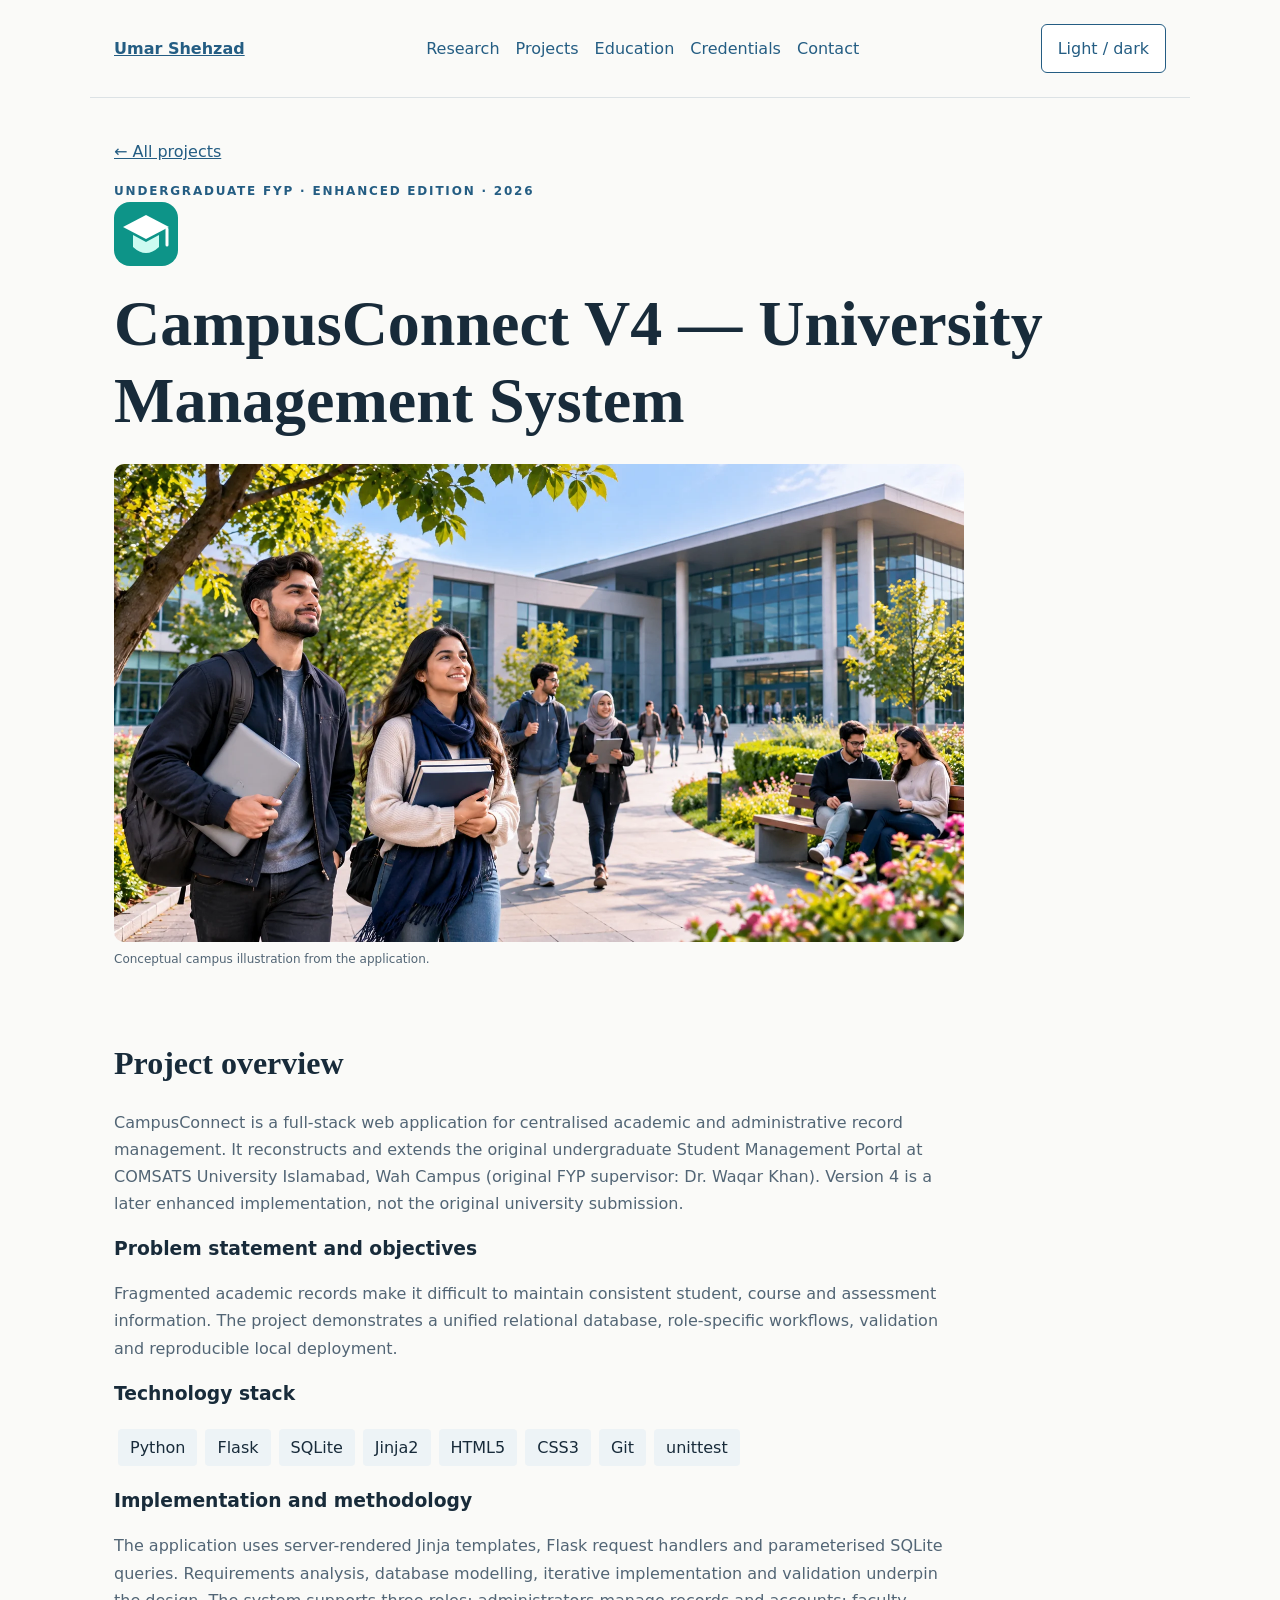
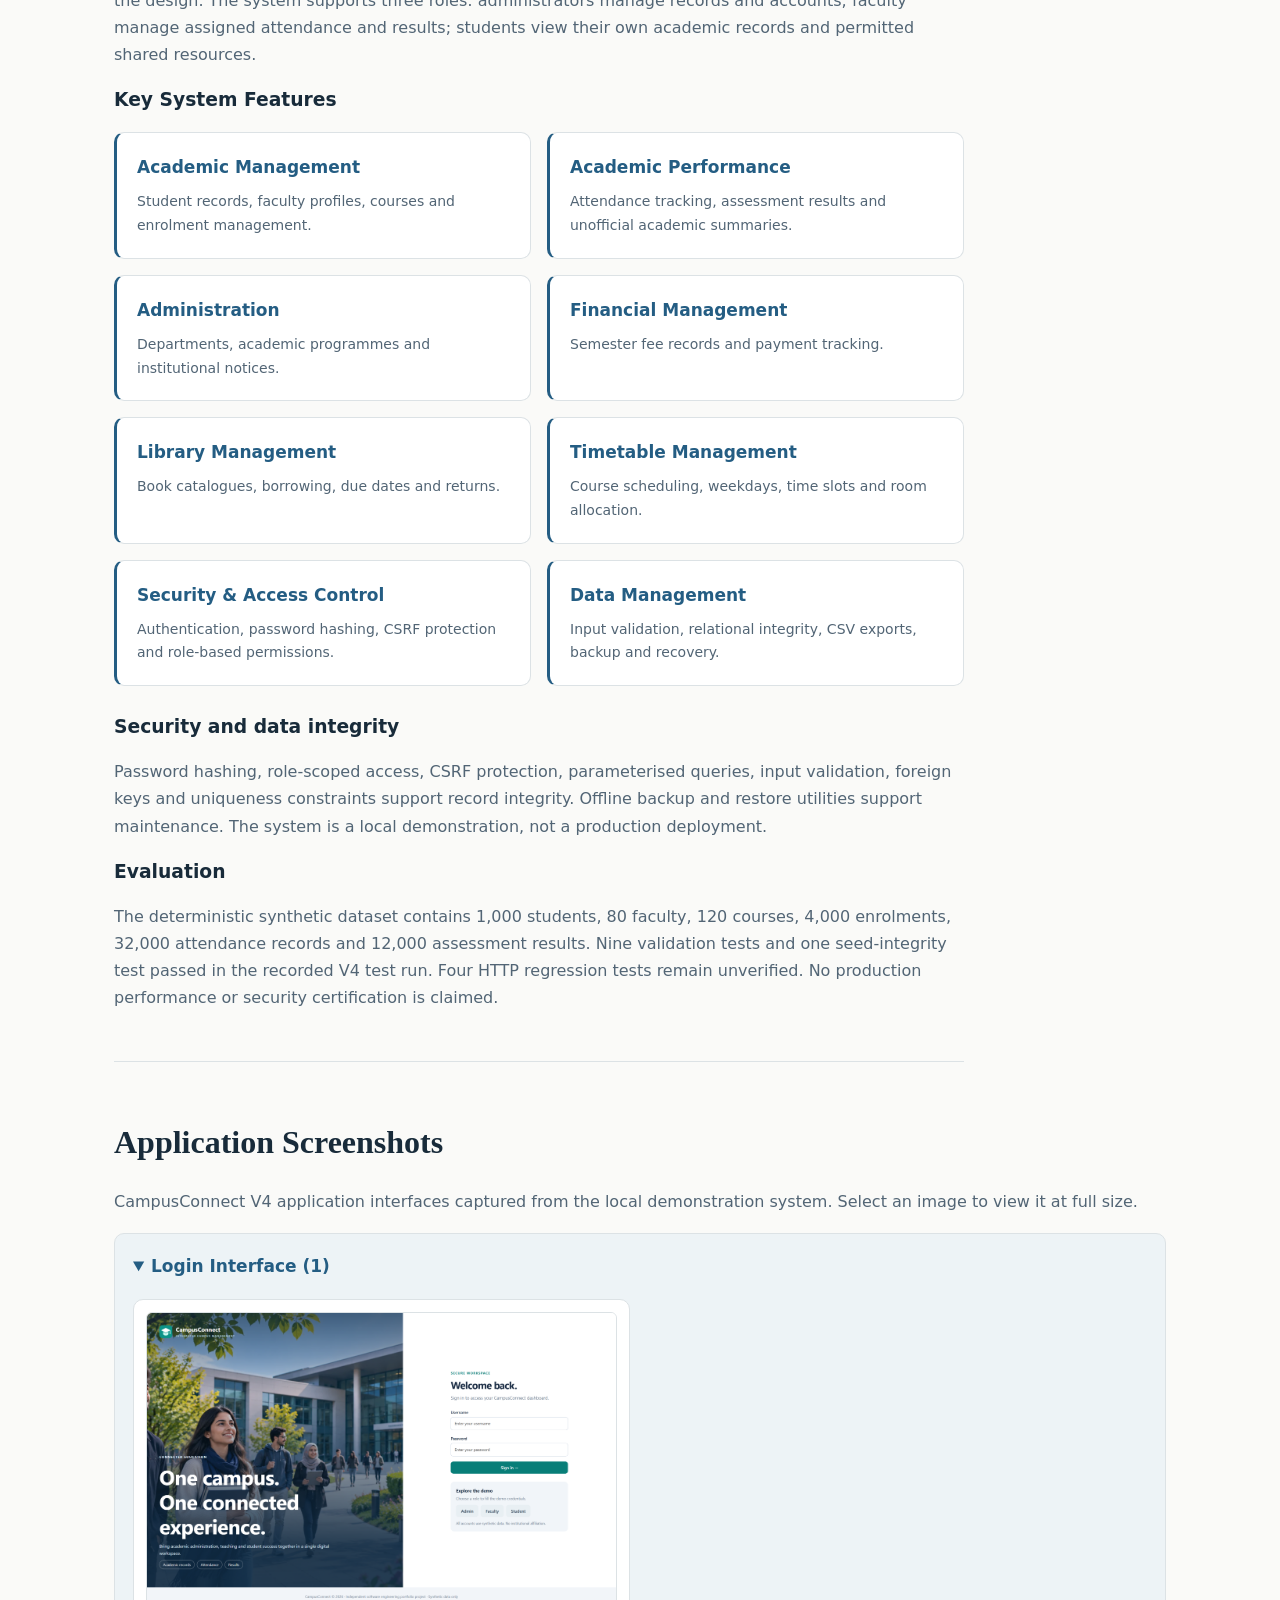
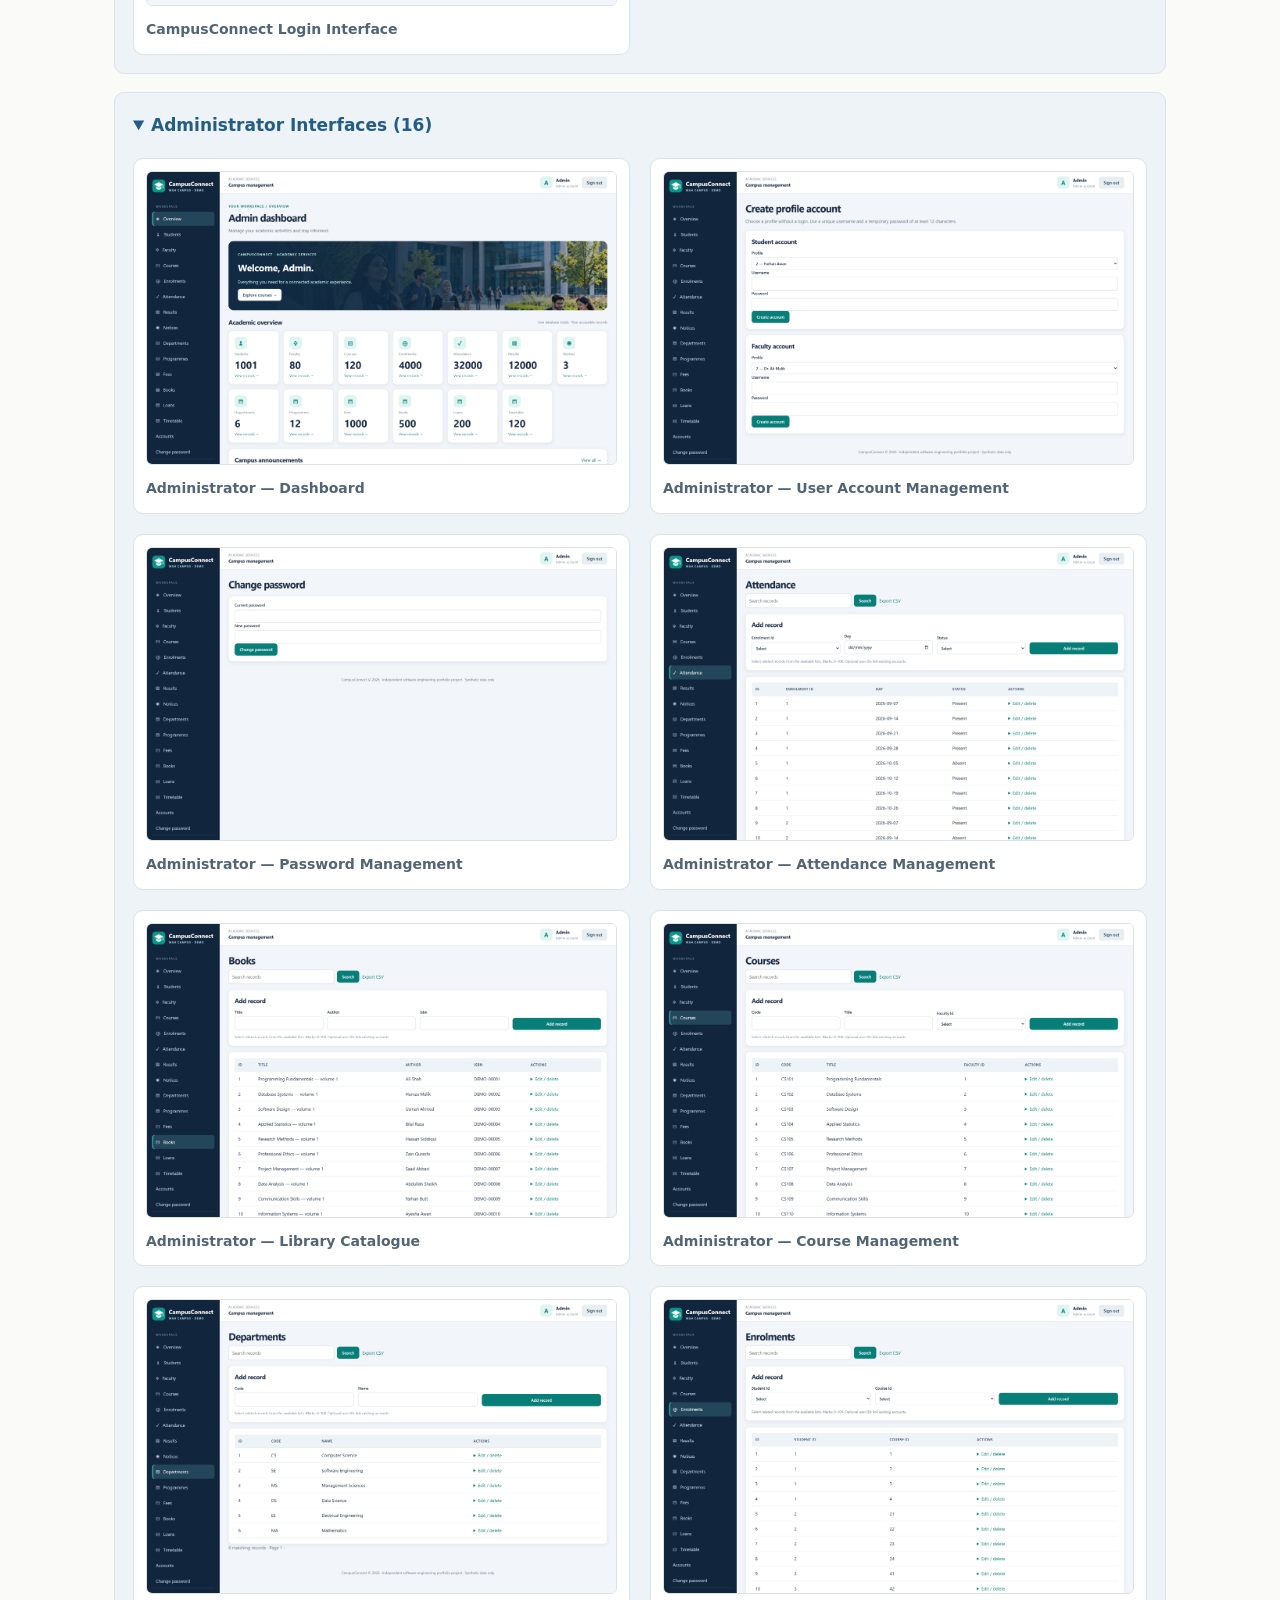
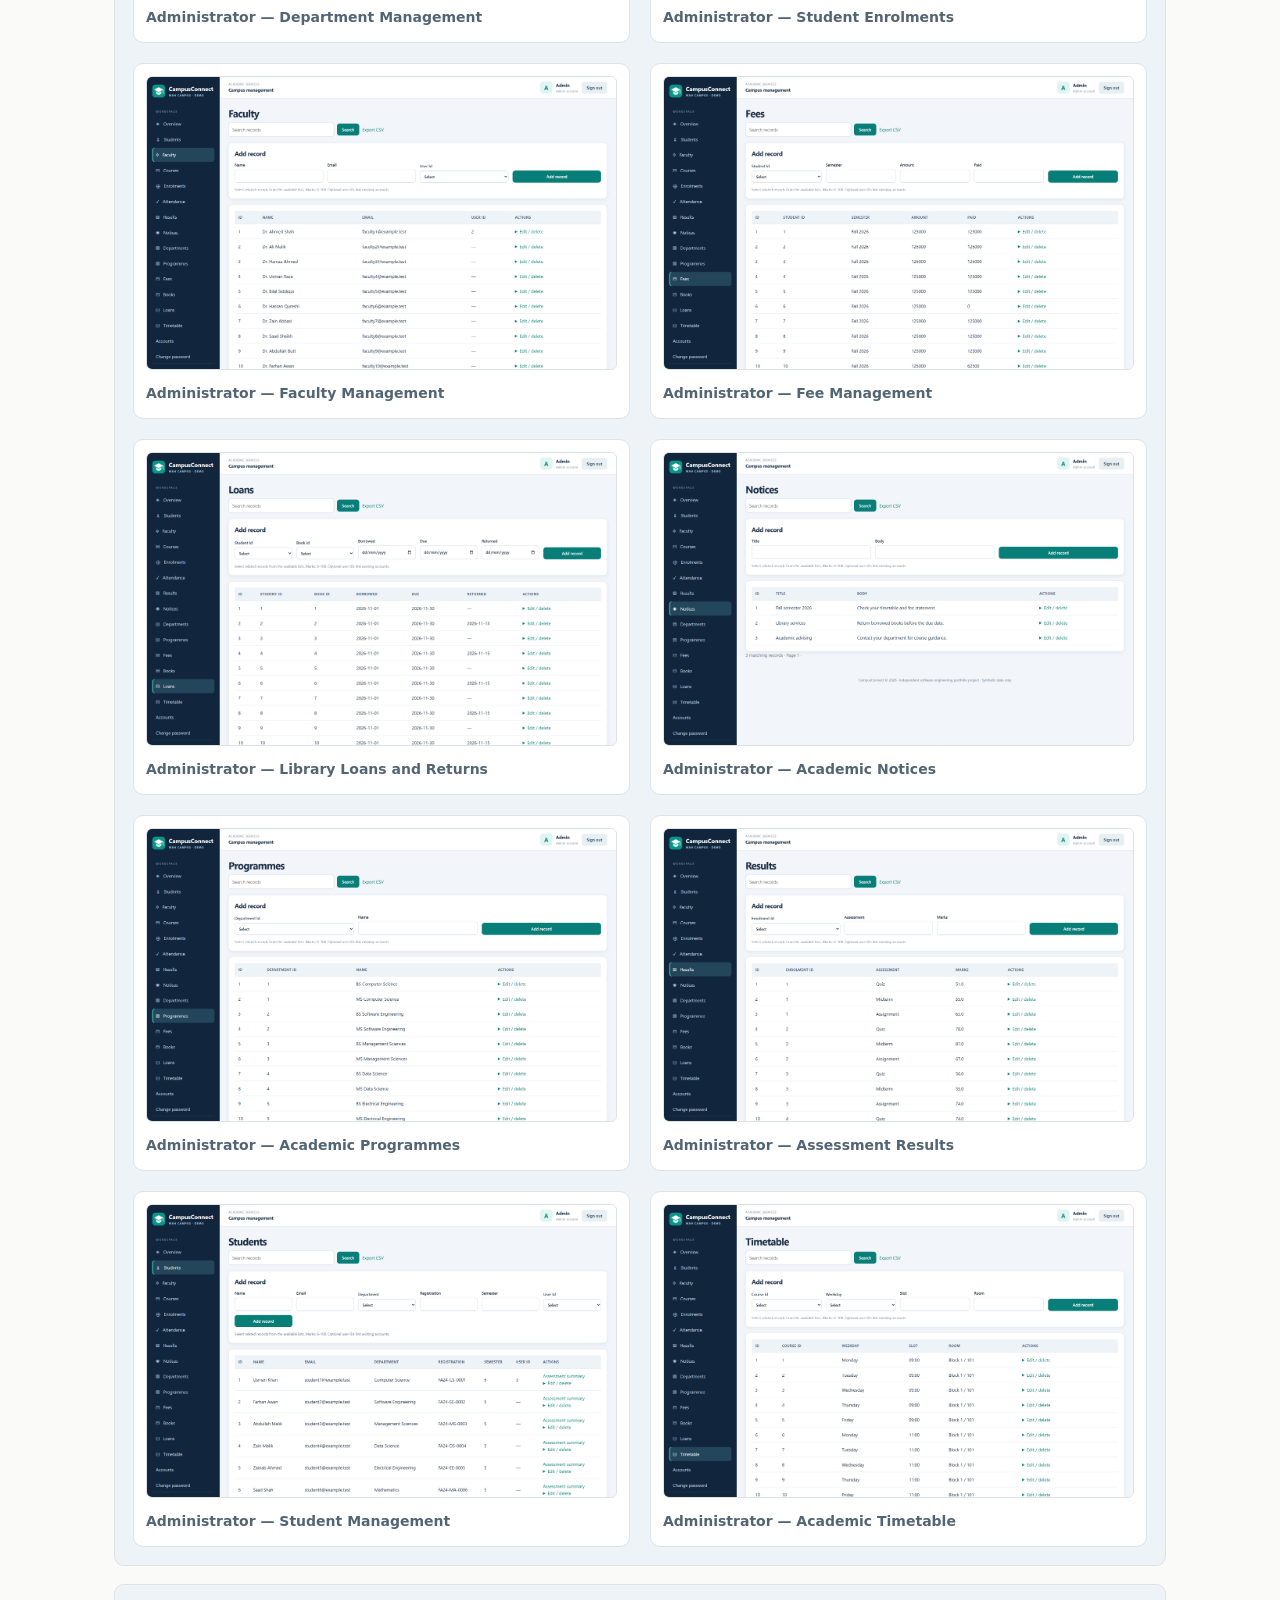
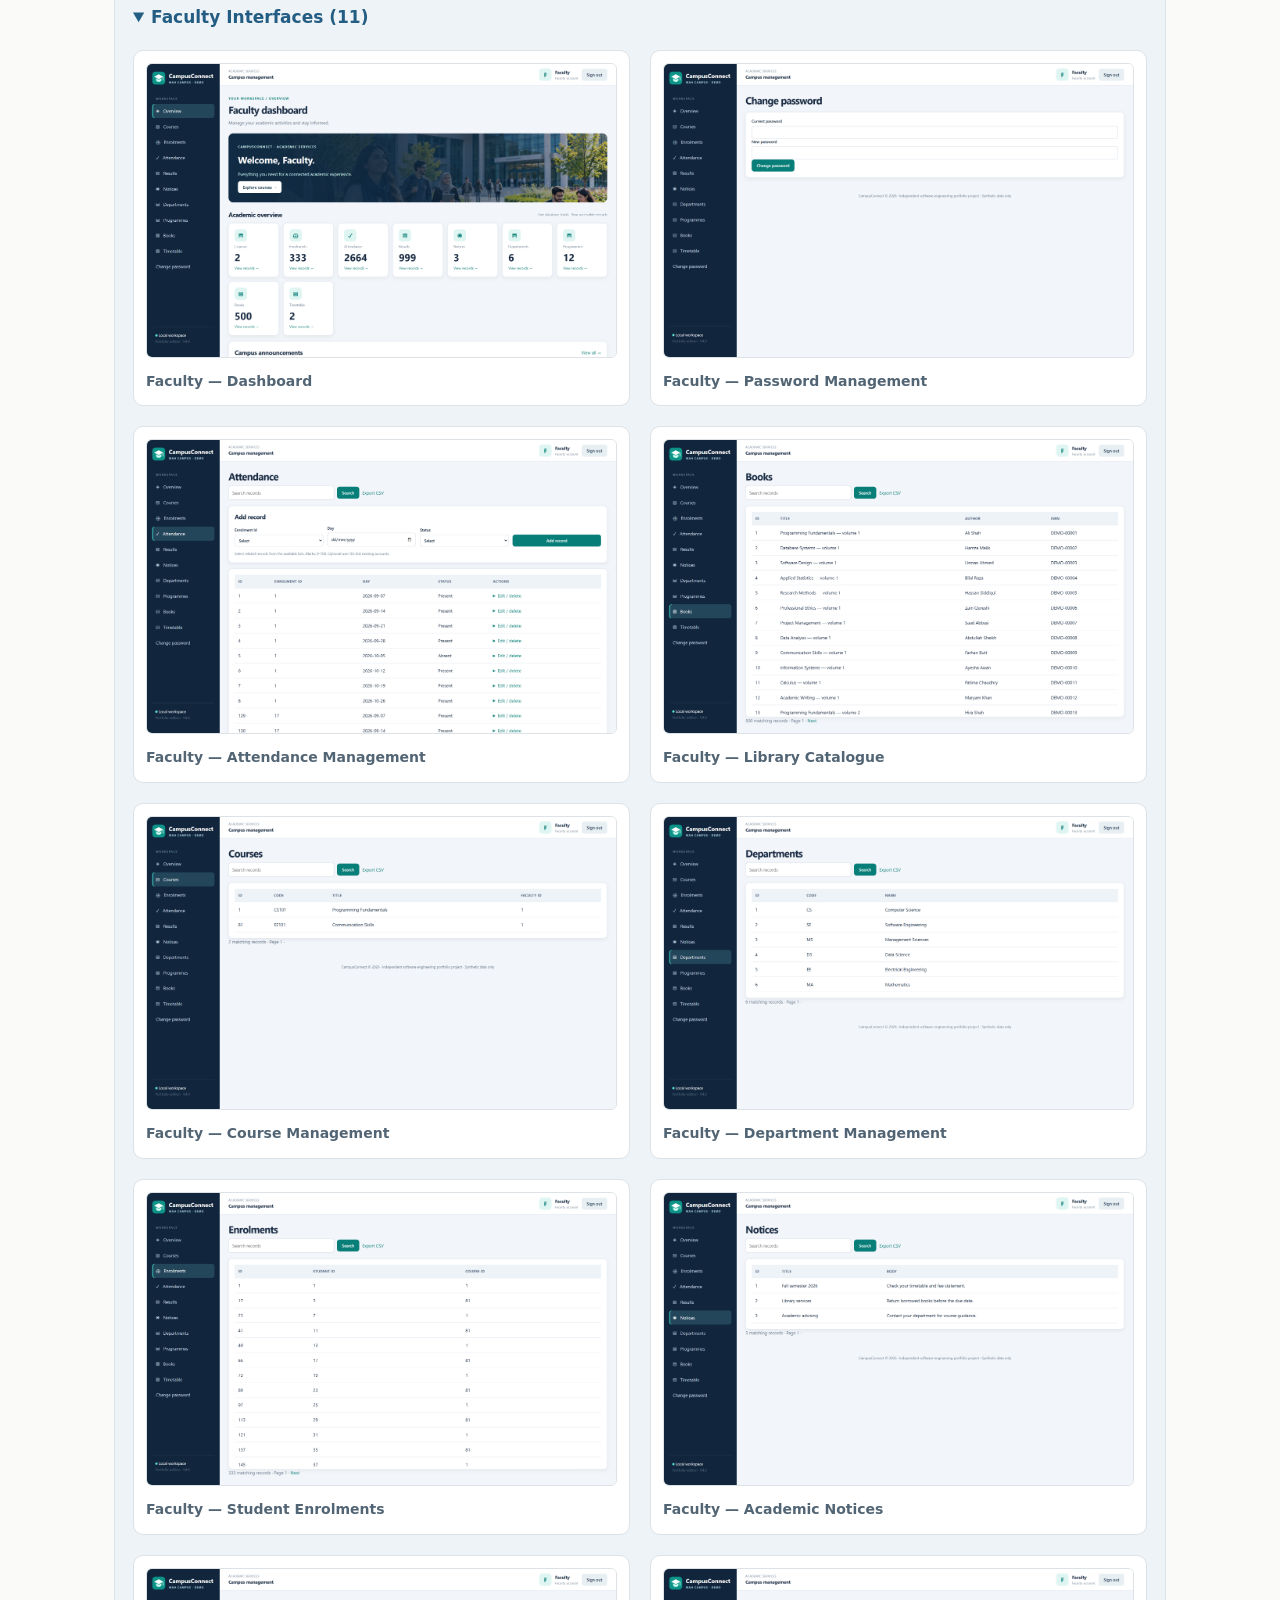
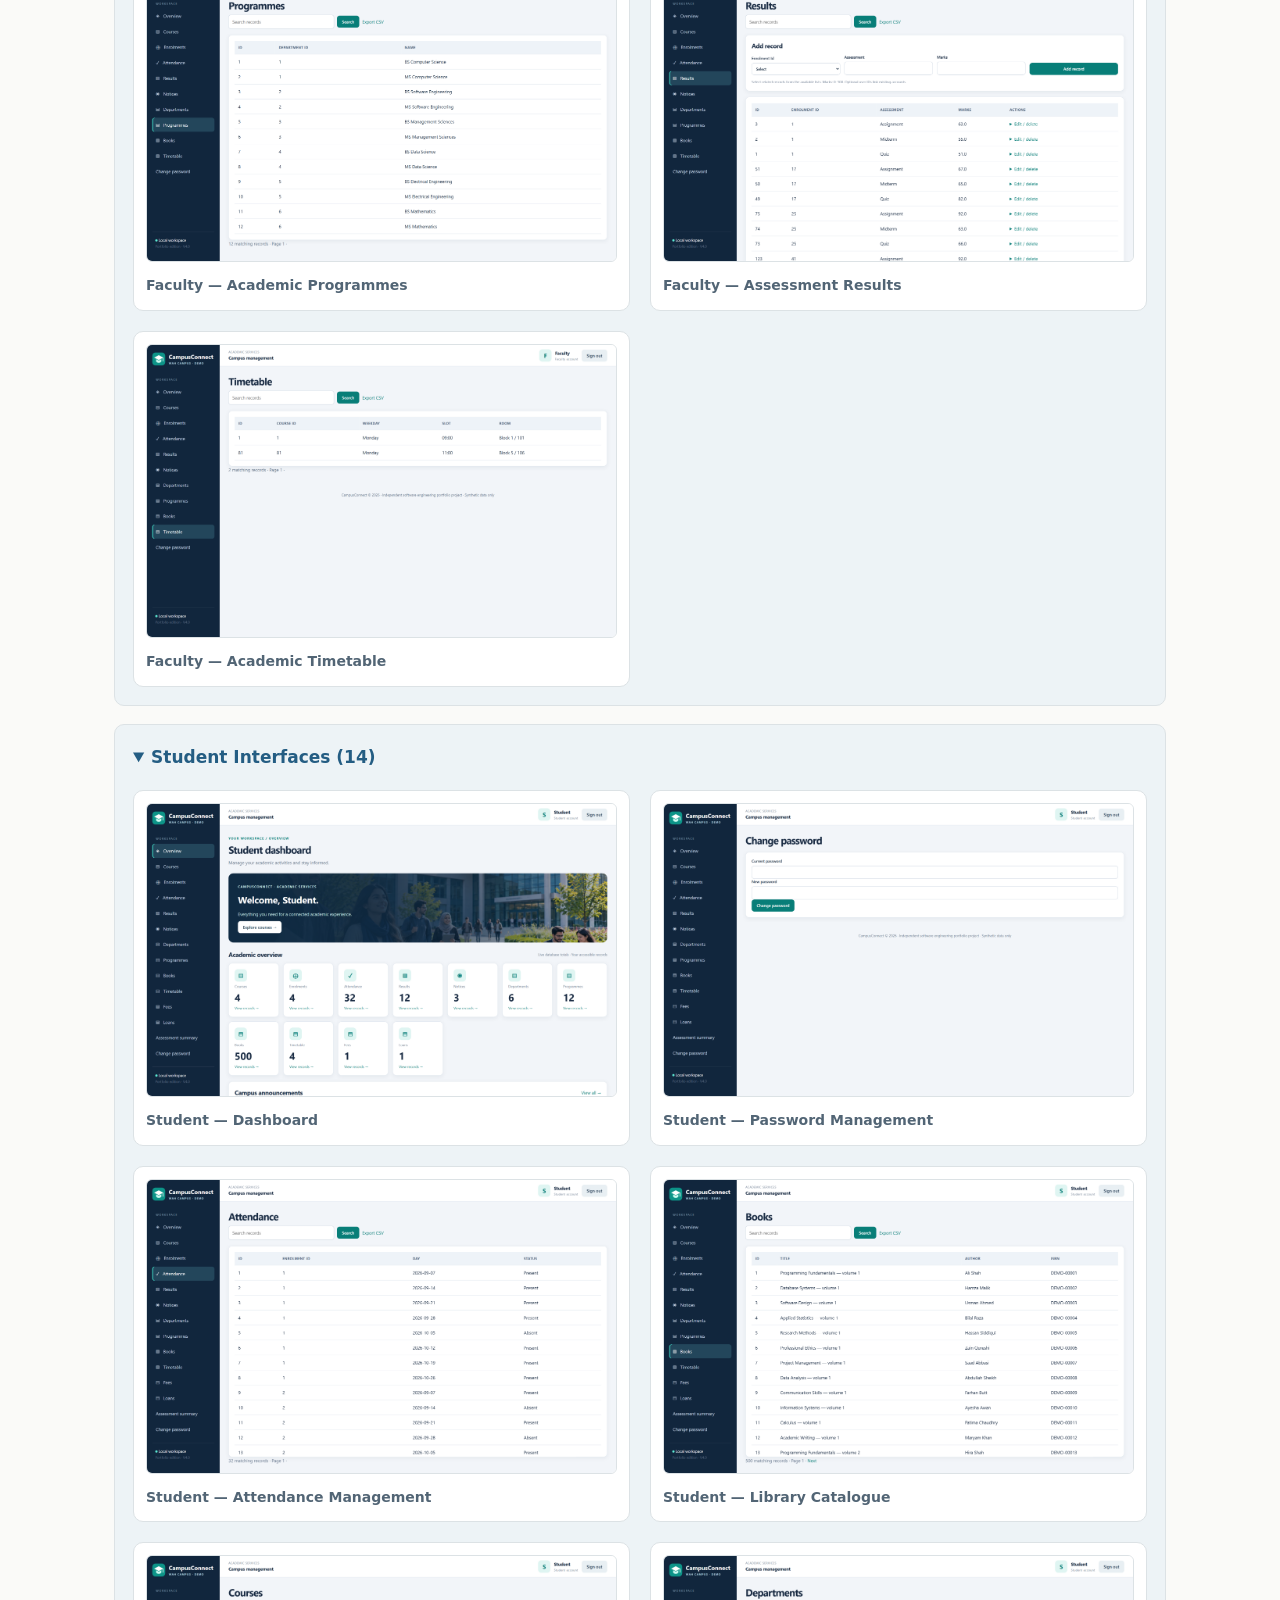
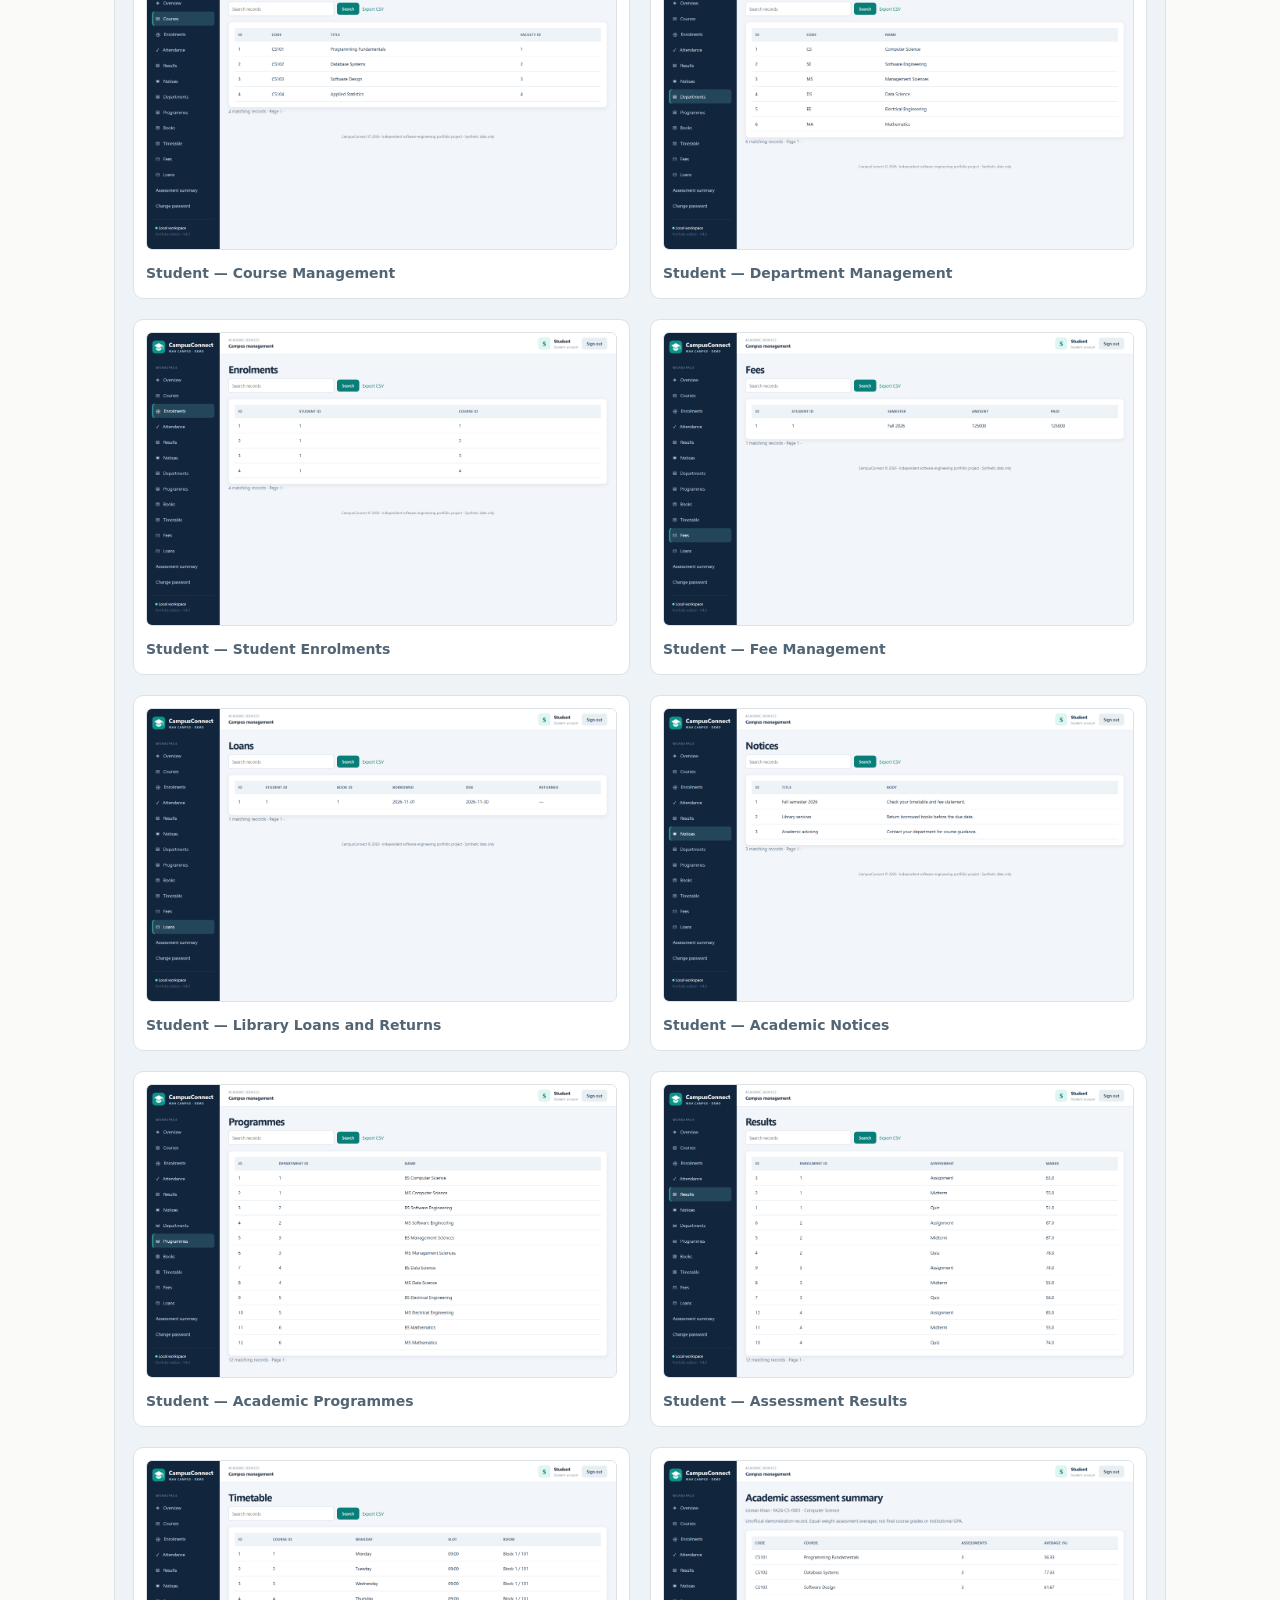
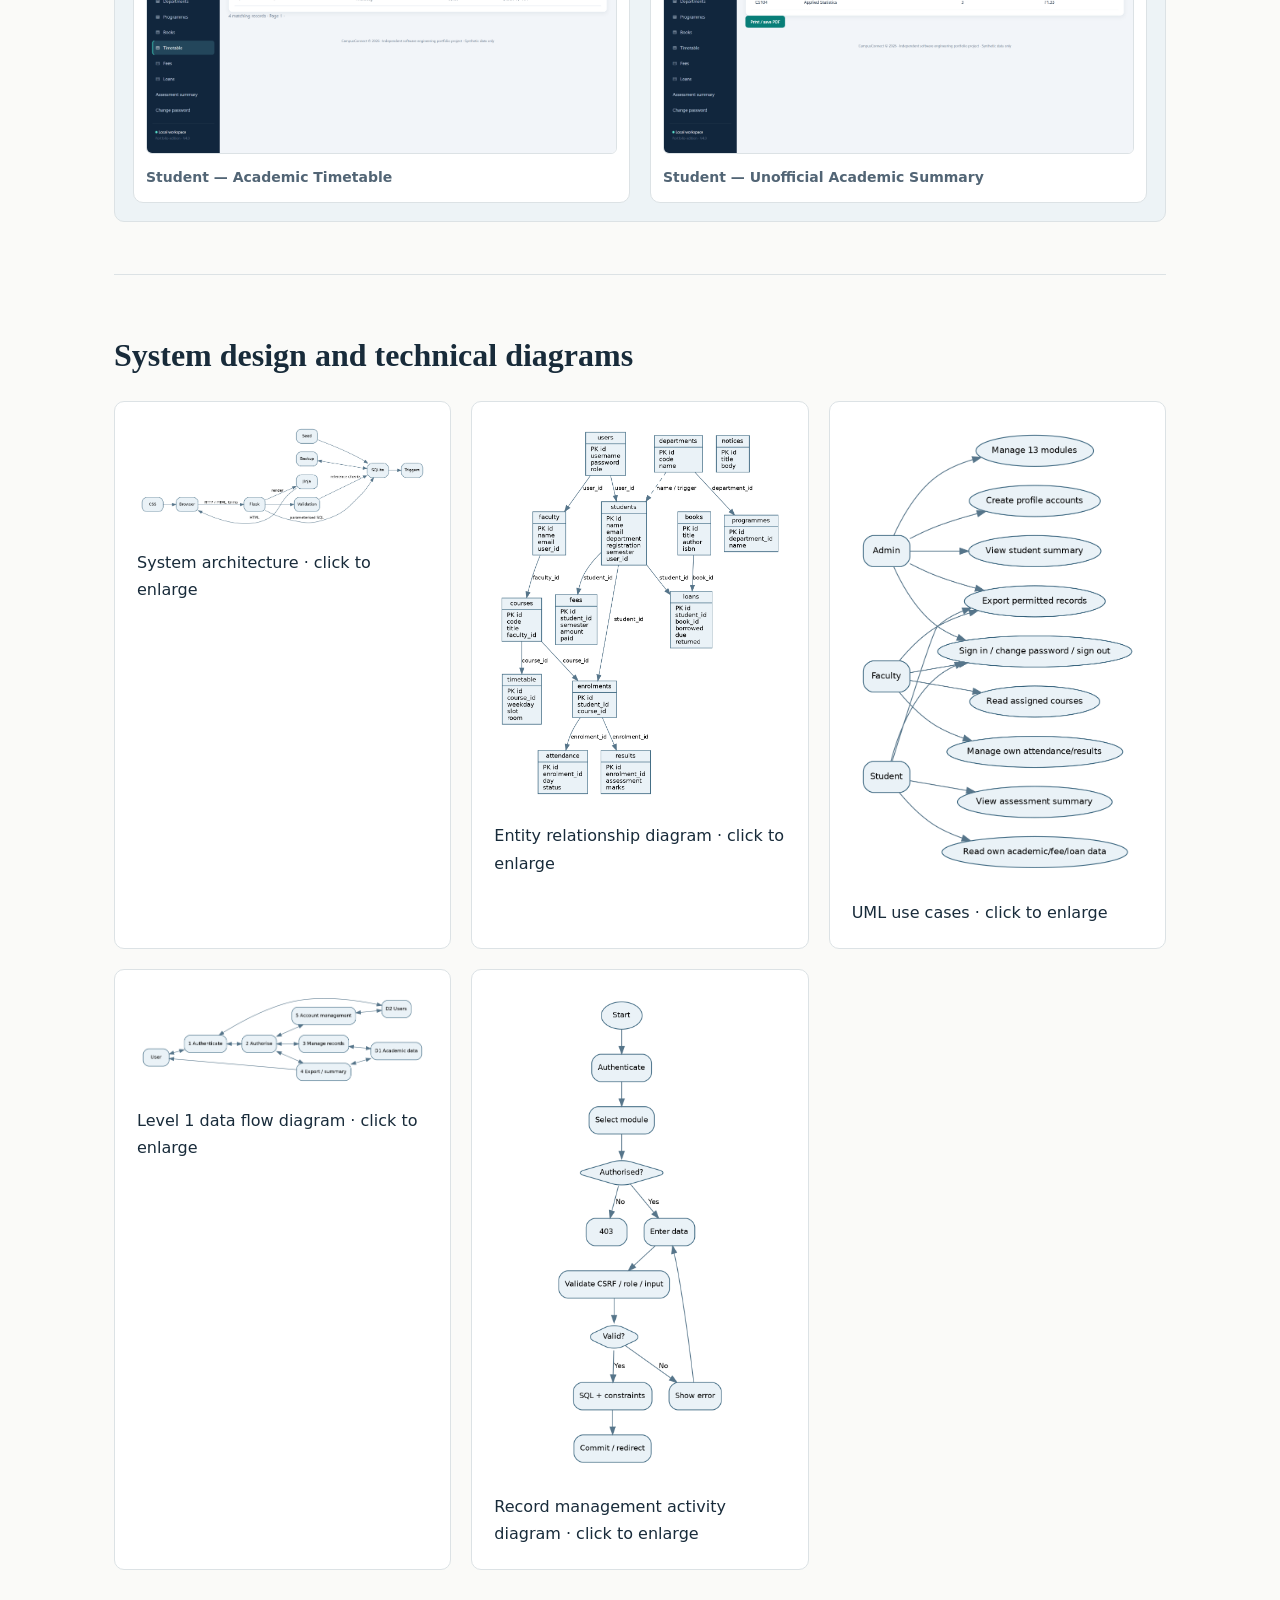
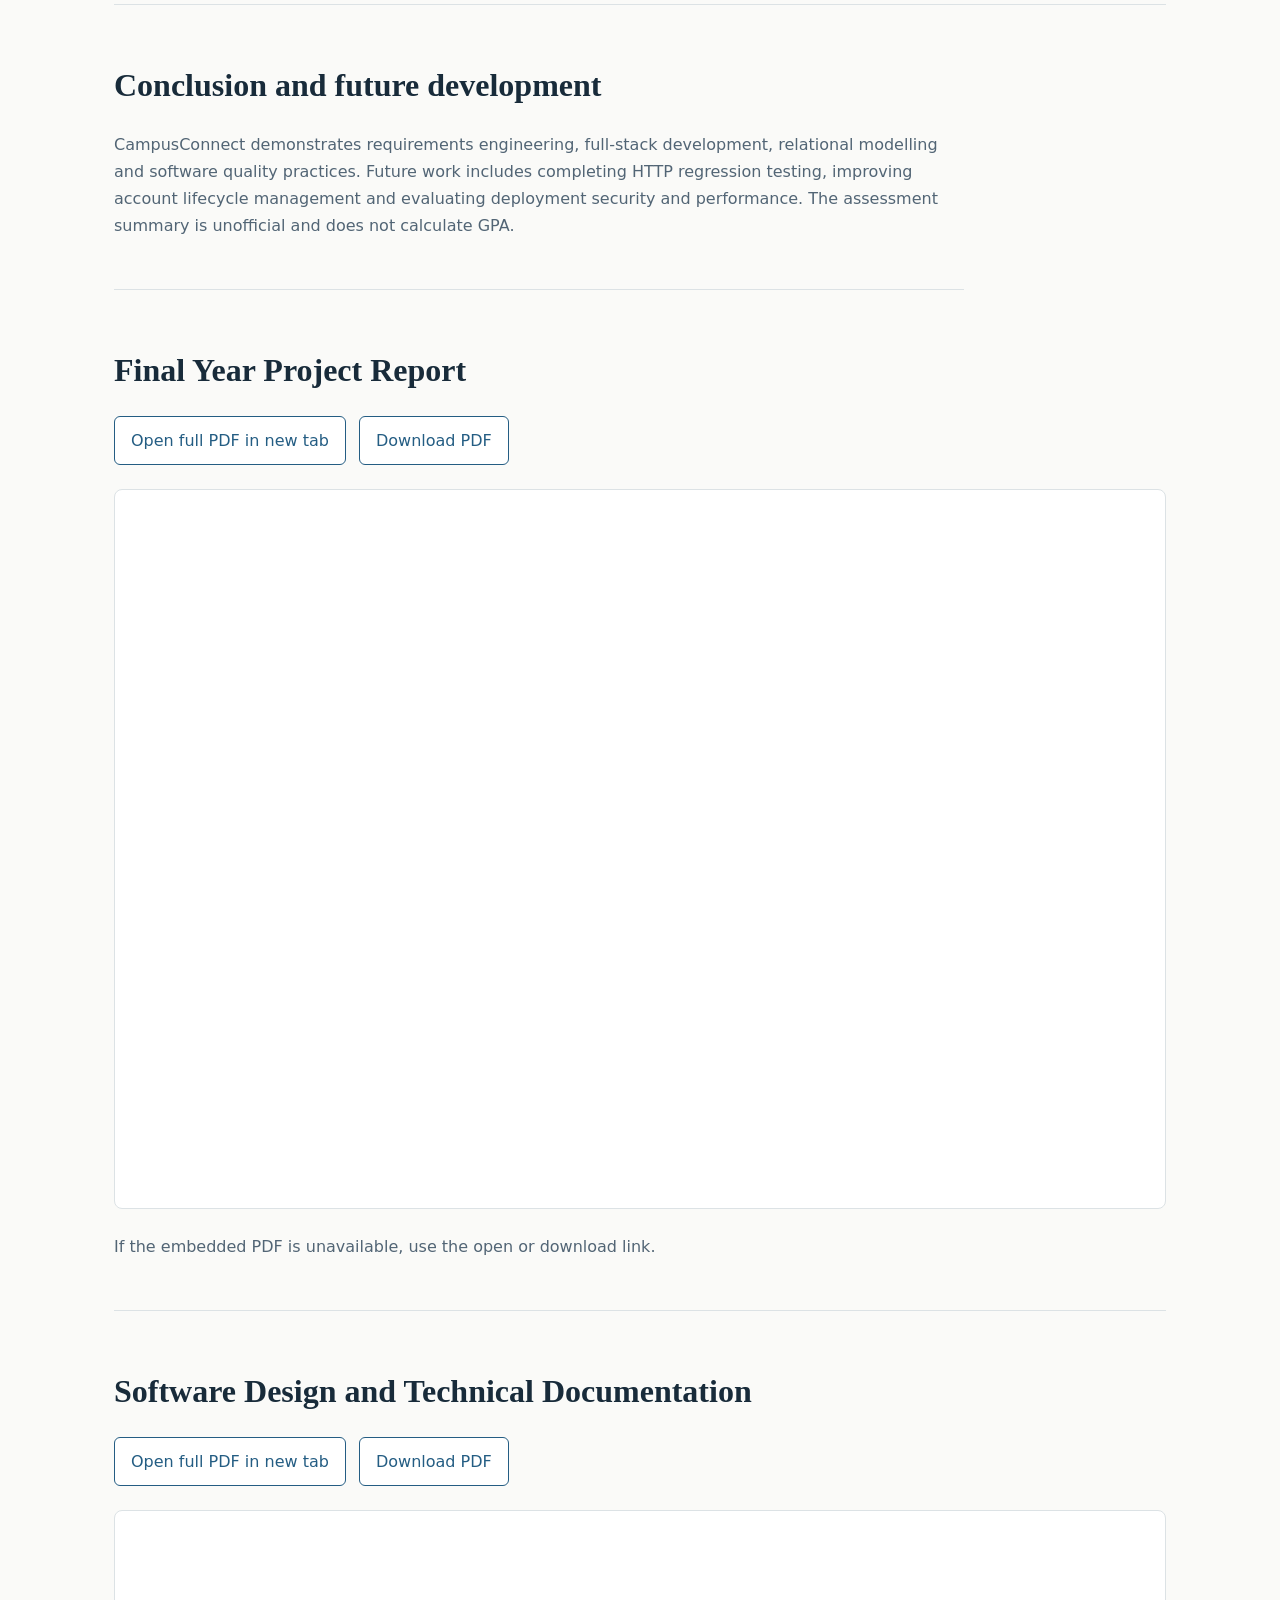
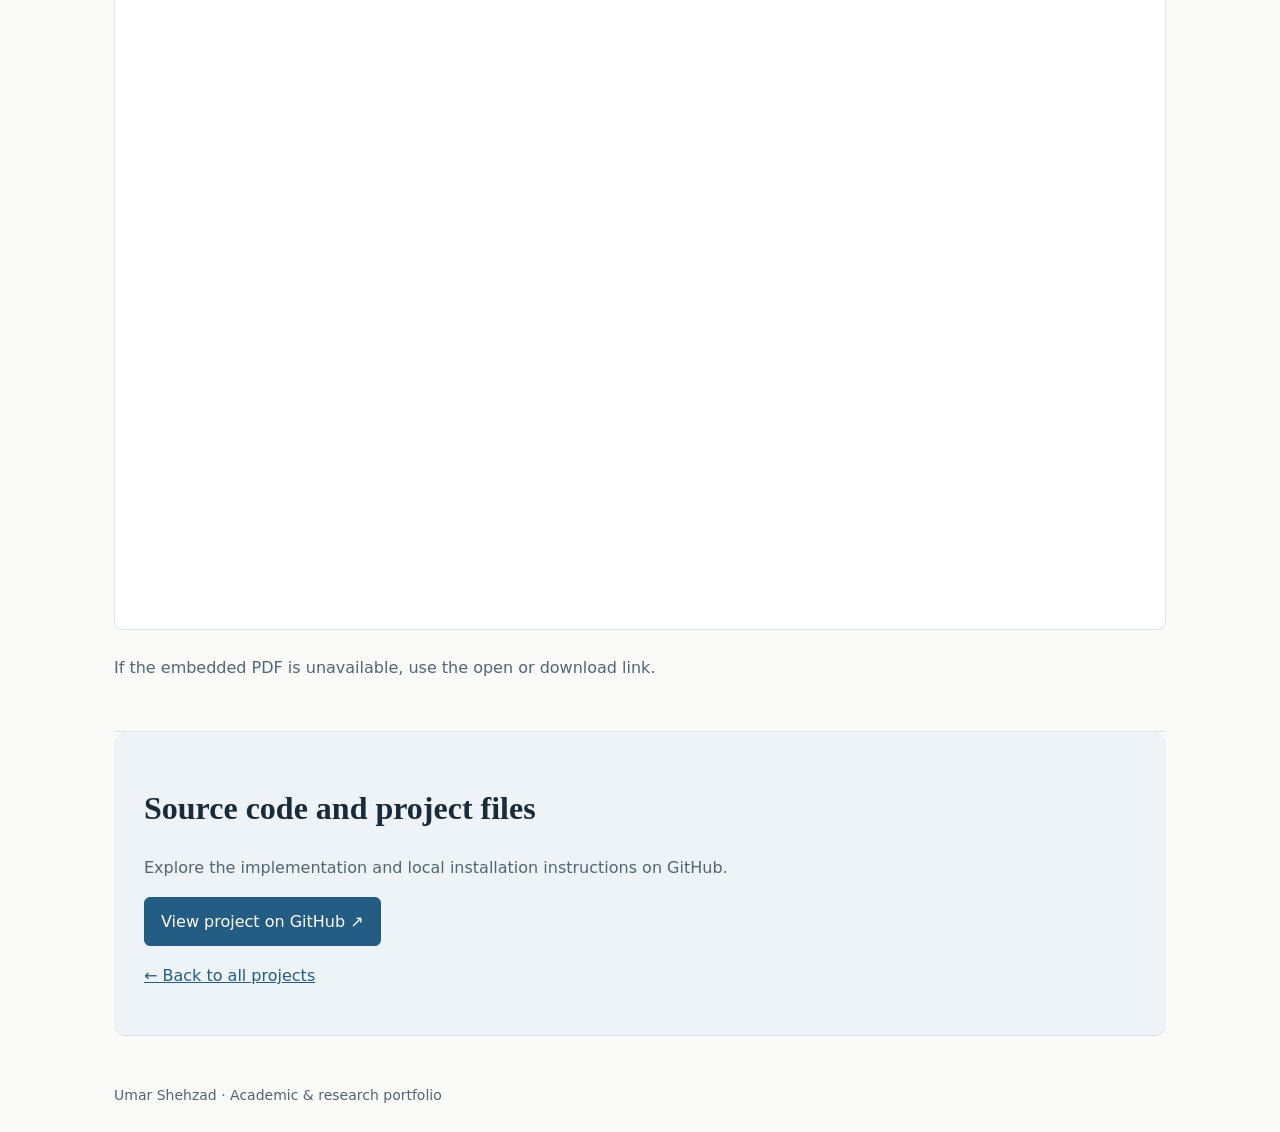
<file: campusconnect.html>
<!DOCTYPE html>

<html lang="en"><head><meta charset="utf-8"/><meta content="width=device-width,initial-scale=1" name="viewport"/><meta content="Umar Shehzad academic research portfolio" name="description"/><title>CampusConnect V4 | Umar Shehzad</title><link href="style.css?v=6.1" rel="stylesheet"/><script defer="" src="script.js"></script></head><body><header><a href="index.html"><strong>Umar Shehzad</strong></a><nav aria-label="Main navigation"><a href="index.html#research">Research</a><a href="index.html#projects">Projects</a><a href="index.html#education">Education</a><a href="index.html#credentials">Credentials</a><a href="index.html#contact">Contact</a></nav><button aria-pressed="false" id="theme">Light / dark</button></header><main><p><a href="index.html#projects">← All projects</a></p><div class="eyebrow">Undergraduate FYP · Enhanced edition · 2026</div><img alt="CampusConnect logo" class="campus-logo" src="assets/campusconnect/logo.svg"/><h1>CampusConnect V4 — University Management System</h1><figure class="project-hero"><img alt="Original CampusConnect campus artwork" src="assets/campusconnect/campus.webp"/><figcaption>Conceptual campus illustration from the application.</figcaption></figure><section class="report-summary"><h2>Project overview</h2><p>CampusConnect is a full-stack web application for centralised academic and administrative record management. It reconstructs and extends the original undergraduate Student Management Portal at COMSATS University Islamabad, Wah Campus (original FYP supervisor: Dr. Waqar Khan). Version 4 is a later enhanced implementation, not the original university submission.</p><h3>Problem statement and objectives</h3><p>Fragmented academic records make it difficult to maintain consistent student, course and assessment information. The project demonstrates a unified relational database, role-specific workflows, validation and reproducible local deployment.</p><h3>Technology stack</h3><div class="tags"><span>Python</span><span>Flask</span><span>SQLite</span><span>Jinja2</span><span>HTML5</span><span>CSS3</span><span>Git</span><span>unittest</span></div><h3>Implementation and methodology</h3><p>The application uses server-rendered Jinja templates, Flask request handlers and parameterised SQLite queries. Requirements analysis, database modelling, iterative implementation and validation underpin the design. The system supports three roles: administrators manage records and accounts; faculty manage assigned attendance and results; students view their own academic records and permitted shared resources.</p><h3>Key System Features</h3><div class="campus-feature-grid">
    <article class="card campus-feature">
        <h4>Academic Management</h4>
        <p>Student records, faculty profiles, courses and enrolment management.</p>
    </article>
    
    <article class="card campus-feature">
        <h4>Academic Performance</h4>
        <p>Attendance tracking, assessment results and unofficial academic summaries.</p>
    </article>
    
    <article class="card campus-feature">
        <h4>Administration</h4>
        <p>Departments, academic programmes and institutional notices.</p>
    </article>
    
    <article class="card campus-feature">
        <h4>Financial Management</h4>
        <p>Semester fee records and payment tracking.</p>
    </article>
    
    <article class="card campus-feature">
        <h4>Library Management</h4>
        <p>Book catalogues, borrowing, due dates and returns.</p>
    </article>
    
    <article class="card campus-feature">
        <h4>Timetable Management</h4>
        <p>Course scheduling, weekdays, time slots and room allocation.</p>
    </article>
    
    <article class="card campus-feature">
        <h4>Security &amp; Access Control</h4>
        <p>Authentication, password hashing, CSRF protection and role-based permissions.</p>
    </article>
    
    <article class="card campus-feature">
        <h4>Data Management</h4>
        <p>Input validation, relational integrity, CSV exports, backup and recovery.</p>
    </article>
    </div><h3>Security and data integrity</h3><p>Password hashing, role-scoped access, CSRF protection, parameterised queries, input validation, foreign keys and uniqueness constraints support record integrity. Offline backup and restore utilities support maintenance. The system is a local demonstration, not a production deployment.</p><h3>Evaluation</h3><p>The deterministic synthetic dataset contains 1,000 students, 80 faculty, 120 courses, 4,000 enrolments, 32,000 attendance records and 12,000 assessment results. Nine validation tests and one seed-integrity test passed in the recorded V4 test run. Four HTTP regression tests remain unverified. No production performance or security certification is claimed.</p></section>
<section id="application-screenshots">
    <h2>Application Screenshots</h2>
    <p>
        CampusConnect V4 application interfaces captured
        from the local demonstration system.
        Select an image to view it at full size.
    </p>

    <details class="screenshot-group" open>
        <summary>Login Interface (1)</summary>
        <div class="grid gallery campus-gallery v4-gallery">
    
        <figure class="card">
            <a href="assets/campusconnect/screenshots/00_login.png" target="_blank"
               rel="noopener">
                <img src="assets/campusconnect/screenshots/00_login.png" alt="CampusConnect Login Interface"
                     loading="lazy"/>
            </a>
            <figcaption>CampusConnect Login Interface</figcaption>
        </figure>
        </div></details>
    <details class="screenshot-group" open>
        <summary>Administrator Interfaces (16)</summary>
        <div class="grid gallery campus-gallery v4-gallery">
    
        <figure class="card">
            <a href="assets/campusconnect/screenshots/admin_dashboard.png" target="_blank"
               rel="noopener">
                <img src="assets/campusconnect/screenshots/admin_dashboard.png" alt="Administrator — Dashboard"
                     loading="lazy"/>
            </a>
            <figcaption>Administrator — Dashboard</figcaption>
        </figure>
        
        <figure class="card">
            <a href="assets/campusconnect/screenshots/admin_accounts.png" target="_blank"
               rel="noopener">
                <img src="assets/campusconnect/screenshots/admin_accounts.png" alt="Administrator — User Account Management"
                     loading="lazy"/>
            </a>
            <figcaption>Administrator — User Account Management</figcaption>
        </figure>
        
        <figure class="card">
            <a href="assets/campusconnect/screenshots/admin_password.png" target="_blank"
               rel="noopener">
                <img src="assets/campusconnect/screenshots/admin_password.png" alt="Administrator — Password Management"
                     loading="lazy"/>
            </a>
            <figcaption>Administrator — Password Management</figcaption>
        </figure>
        
        <figure class="card">
            <a href="assets/campusconnect/screenshots/admin_records_attendance.png" target="_blank"
               rel="noopener">
                <img src="assets/campusconnect/screenshots/admin_records_attendance.png" alt="Administrator — Attendance Management"
                     loading="lazy"/>
            </a>
            <figcaption>Administrator — Attendance Management</figcaption>
        </figure>
        
        <figure class="card">
            <a href="assets/campusconnect/screenshots/admin_records_books.png" target="_blank"
               rel="noopener">
                <img src="assets/campusconnect/screenshots/admin_records_books.png" alt="Administrator — Library Catalogue"
                     loading="lazy"/>
            </a>
            <figcaption>Administrator — Library Catalogue</figcaption>
        </figure>
        
        <figure class="card">
            <a href="assets/campusconnect/screenshots/admin_records_courses.png" target="_blank"
               rel="noopener">
                <img src="assets/campusconnect/screenshots/admin_records_courses.png" alt="Administrator — Course Management"
                     loading="lazy"/>
            </a>
            <figcaption>Administrator — Course Management</figcaption>
        </figure>
        
        <figure class="card">
            <a href="assets/campusconnect/screenshots/admin_records_departments.png" target="_blank"
               rel="noopener">
                <img src="assets/campusconnect/screenshots/admin_records_departments.png" alt="Administrator — Department Management"
                     loading="lazy"/>
            </a>
            <figcaption>Administrator — Department Management</figcaption>
        </figure>
        
        <figure class="card">
            <a href="assets/campusconnect/screenshots/admin_records_enrolments.png" target="_blank"
               rel="noopener">
                <img src="assets/campusconnect/screenshots/admin_records_enrolments.png" alt="Administrator — Student Enrolments"
                     loading="lazy"/>
            </a>
            <figcaption>Administrator — Student Enrolments</figcaption>
        </figure>
        
        <figure class="card">
            <a href="assets/campusconnect/screenshots/admin_records_faculty.png" target="_blank"
               rel="noopener">
                <img src="assets/campusconnect/screenshots/admin_records_faculty.png" alt="Administrator — Faculty Management"
                     loading="lazy"/>
            </a>
            <figcaption>Administrator — Faculty Management</figcaption>
        </figure>
        
        <figure class="card">
            <a href="assets/campusconnect/screenshots/admin_records_fees.png" target="_blank"
               rel="noopener">
                <img src="assets/campusconnect/screenshots/admin_records_fees.png" alt="Administrator — Fee Management"
                     loading="lazy"/>
            </a>
            <figcaption>Administrator — Fee Management</figcaption>
        </figure>
        
        <figure class="card">
            <a href="assets/campusconnect/screenshots/admin_records_loans.png" target="_blank"
               rel="noopener">
                <img src="assets/campusconnect/screenshots/admin_records_loans.png" alt="Administrator — Library Loans and Returns"
                     loading="lazy"/>
            </a>
            <figcaption>Administrator — Library Loans and Returns</figcaption>
        </figure>
        
        <figure class="card">
            <a href="assets/campusconnect/screenshots/admin_records_notices.png" target="_blank"
               rel="noopener">
                <img src="assets/campusconnect/screenshots/admin_records_notices.png" alt="Administrator — Academic Notices"
                     loading="lazy"/>
            </a>
            <figcaption>Administrator — Academic Notices</figcaption>
        </figure>
        
        <figure class="card">
            <a href="assets/campusconnect/screenshots/admin_records_programmes.png" target="_blank"
               rel="noopener">
                <img src="assets/campusconnect/screenshots/admin_records_programmes.png" alt="Administrator — Academic Programmes"
                     loading="lazy"/>
            </a>
            <figcaption>Administrator — Academic Programmes</figcaption>
        </figure>
        
        <figure class="card">
            <a href="assets/campusconnect/screenshots/admin_records_results.png" target="_blank"
               rel="noopener">
                <img src="assets/campusconnect/screenshots/admin_records_results.png" alt="Administrator — Assessment Results"
                     loading="lazy"/>
            </a>
            <figcaption>Administrator — Assessment Results</figcaption>
        </figure>
        
        <figure class="card">
            <a href="assets/campusconnect/screenshots/admin_records_students.png" target="_blank"
               rel="noopener">
                <img src="assets/campusconnect/screenshots/admin_records_students.png" alt="Administrator — Student Management"
                     loading="lazy"/>
            </a>
            <figcaption>Administrator — Student Management</figcaption>
        </figure>
        
        <figure class="card">
            <a href="assets/campusconnect/screenshots/admin_records_timetable.png" target="_blank"
               rel="noopener">
                <img src="assets/campusconnect/screenshots/admin_records_timetable.png" alt="Administrator — Academic Timetable"
                     loading="lazy"/>
            </a>
            <figcaption>Administrator — Academic Timetable</figcaption>
        </figure>
        </div></details>
    <details class="screenshot-group" open>
        <summary>Faculty Interfaces (11)</summary>
        <div class="grid gallery campus-gallery v4-gallery">
    
        <figure class="card">
            <a href="assets/campusconnect/screenshots/faculty_dashboard.png" target="_blank"
               rel="noopener">
                <img src="assets/campusconnect/screenshots/faculty_dashboard.png" alt="Faculty — Dashboard"
                     loading="lazy"/>
            </a>
            <figcaption>Faculty — Dashboard</figcaption>
        </figure>
        
        <figure class="card">
            <a href="assets/campusconnect/screenshots/faculty_password.png" target="_blank"
               rel="noopener">
                <img src="assets/campusconnect/screenshots/faculty_password.png" alt="Faculty — Password Management"
                     loading="lazy"/>
            </a>
            <figcaption>Faculty — Password Management</figcaption>
        </figure>
        
        <figure class="card">
            <a href="assets/campusconnect/screenshots/faculty_records_attendance.png" target="_blank"
               rel="noopener">
                <img src="assets/campusconnect/screenshots/faculty_records_attendance.png" alt="Faculty — Attendance Management"
                     loading="lazy"/>
            </a>
            <figcaption>Faculty — Attendance Management</figcaption>
        </figure>
        
        <figure class="card">
            <a href="assets/campusconnect/screenshots/faculty_records_books.png" target="_blank"
               rel="noopener">
                <img src="assets/campusconnect/screenshots/faculty_records_books.png" alt="Faculty — Library Catalogue"
                     loading="lazy"/>
            </a>
            <figcaption>Faculty — Library Catalogue</figcaption>
        </figure>
        
        <figure class="card">
            <a href="assets/campusconnect/screenshots/faculty_records_courses.png" target="_blank"
               rel="noopener">
                <img src="assets/campusconnect/screenshots/faculty_records_courses.png" alt="Faculty — Course Management"
                     loading="lazy"/>
            </a>
            <figcaption>Faculty — Course Management</figcaption>
        </figure>
        
        <figure class="card">
            <a href="assets/campusconnect/screenshots/faculty_records_departments.png" target="_blank"
               rel="noopener">
                <img src="assets/campusconnect/screenshots/faculty_records_departments.png" alt="Faculty — Department Management"
                     loading="lazy"/>
            </a>
            <figcaption>Faculty — Department Management</figcaption>
        </figure>
        
        <figure class="card">
            <a href="assets/campusconnect/screenshots/faculty_records_enrolments.png" target="_blank"
               rel="noopener">
                <img src="assets/campusconnect/screenshots/faculty_records_enrolments.png" alt="Faculty — Student Enrolments"
                     loading="lazy"/>
            </a>
            <figcaption>Faculty — Student Enrolments</figcaption>
        </figure>
        
        <figure class="card">
            <a href="assets/campusconnect/screenshots/faculty_records_notices.png" target="_blank"
               rel="noopener">
                <img src="assets/campusconnect/screenshots/faculty_records_notices.png" alt="Faculty — Academic Notices"
                     loading="lazy"/>
            </a>
            <figcaption>Faculty — Academic Notices</figcaption>
        </figure>
        
        <figure class="card">
            <a href="assets/campusconnect/screenshots/faculty_records_programmes.png" target="_blank"
               rel="noopener">
                <img src="assets/campusconnect/screenshots/faculty_records_programmes.png" alt="Faculty — Academic Programmes"
                     loading="lazy"/>
            </a>
            <figcaption>Faculty — Academic Programmes</figcaption>
        </figure>
        
        <figure class="card">
            <a href="assets/campusconnect/screenshots/faculty_records_results.png" target="_blank"
               rel="noopener">
                <img src="assets/campusconnect/screenshots/faculty_records_results.png" alt="Faculty — Assessment Results"
                     loading="lazy"/>
            </a>
            <figcaption>Faculty — Assessment Results</figcaption>
        </figure>
        
        <figure class="card">
            <a href="assets/campusconnect/screenshots/faculty_records_timetable.png" target="_blank"
               rel="noopener">
                <img src="assets/campusconnect/screenshots/faculty_records_timetable.png" alt="Faculty — Academic Timetable"
                     loading="lazy"/>
            </a>
            <figcaption>Faculty — Academic Timetable</figcaption>
        </figure>
        </div></details>
    <details class="screenshot-group" open>
        <summary>Student Interfaces (14)</summary>
        <div class="grid gallery campus-gallery v4-gallery">
    
        <figure class="card">
            <a href="assets/campusconnect/screenshots/student_dashboard.png" target="_blank"
               rel="noopener">
                <img src="assets/campusconnect/screenshots/student_dashboard.png" alt="Student — Dashboard"
                     loading="lazy"/>
            </a>
            <figcaption>Student — Dashboard</figcaption>
        </figure>
        
        <figure class="card">
            <a href="assets/campusconnect/screenshots/student_password.png" target="_blank"
               rel="noopener">
                <img src="assets/campusconnect/screenshots/student_password.png" alt="Student — Password Management"
                     loading="lazy"/>
            </a>
            <figcaption>Student — Password Management</figcaption>
        </figure>
        
        <figure class="card">
            <a href="assets/campusconnect/screenshots/student_records_attendance.png" target="_blank"
               rel="noopener">
                <img src="assets/campusconnect/screenshots/student_records_attendance.png" alt="Student — Attendance Management"
                     loading="lazy"/>
            </a>
            <figcaption>Student — Attendance Management</figcaption>
        </figure>
        
        <figure class="card">
            <a href="assets/campusconnect/screenshots/student_records_books.png" target="_blank"
               rel="noopener">
                <img src="assets/campusconnect/screenshots/student_records_books.png" alt="Student — Library Catalogue"
                     loading="lazy"/>
            </a>
            <figcaption>Student — Library Catalogue</figcaption>
        </figure>
        
        <figure class="card">
            <a href="assets/campusconnect/screenshots/student_records_courses.png" target="_blank"
               rel="noopener">
                <img src="assets/campusconnect/screenshots/student_records_courses.png" alt="Student — Course Management"
                     loading="lazy"/>
            </a>
            <figcaption>Student — Course Management</figcaption>
        </figure>
        
        <figure class="card">
            <a href="assets/campusconnect/screenshots/student_records_departments.png" target="_blank"
               rel="noopener">
                <img src="assets/campusconnect/screenshots/student_records_departments.png" alt="Student — Department Management"
                     loading="lazy"/>
            </a>
            <figcaption>Student — Department Management</figcaption>
        </figure>
        
        <figure class="card">
            <a href="assets/campusconnect/screenshots/student_records_enrolments.png" target="_blank"
               rel="noopener">
                <img src="assets/campusconnect/screenshots/student_records_enrolments.png" alt="Student — Student Enrolments"
                     loading="lazy"/>
            </a>
            <figcaption>Student — Student Enrolments</figcaption>
        </figure>
        
        <figure class="card">
            <a href="assets/campusconnect/screenshots/student_records_fees.png" target="_blank"
               rel="noopener">
                <img src="assets/campusconnect/screenshots/student_records_fees.png" alt="Student — Fee Management"
                     loading="lazy"/>
            </a>
            <figcaption>Student — Fee Management</figcaption>
        </figure>
        
        <figure class="card">
            <a href="assets/campusconnect/screenshots/student_records_loans.png" target="_blank"
               rel="noopener">
                <img src="assets/campusconnect/screenshots/student_records_loans.png" alt="Student — Library Loans and Returns"
                     loading="lazy"/>
            </a>
            <figcaption>Student — Library Loans and Returns</figcaption>
        </figure>
        
        <figure class="card">
            <a href="assets/campusconnect/screenshots/student_records_notices.png" target="_blank"
               rel="noopener">
                <img src="assets/campusconnect/screenshots/student_records_notices.png" alt="Student — Academic Notices"
                     loading="lazy"/>
            </a>
            <figcaption>Student — Academic Notices</figcaption>
        </figure>
        
        <figure class="card">
            <a href="assets/campusconnect/screenshots/student_records_programmes.png" target="_blank"
               rel="noopener">
                <img src="assets/campusconnect/screenshots/student_records_programmes.png" alt="Student — Academic Programmes"
                     loading="lazy"/>
            </a>
            <figcaption>Student — Academic Programmes</figcaption>
        </figure>
        
        <figure class="card">
            <a href="assets/campusconnect/screenshots/student_records_results.png" target="_blank"
               rel="noopener">
                <img src="assets/campusconnect/screenshots/student_records_results.png" alt="Student — Assessment Results"
                     loading="lazy"/>
            </a>
            <figcaption>Student — Assessment Results</figcaption>
        </figure>
        
        <figure class="card">
            <a href="assets/campusconnect/screenshots/student_records_timetable.png" target="_blank"
               rel="noopener">
                <img src="assets/campusconnect/screenshots/student_records_timetable.png" alt="Student — Academic Timetable"
                     loading="lazy"/>
            </a>
            <figcaption>Student — Academic Timetable</figcaption>
        </figure>
        
        <figure class="card">
            <a href="assets/campusconnect/screenshots/student_transcript.png" target="_blank"
               rel="noopener">
                <img src="assets/campusconnect/screenshots/student_transcript.png" alt="Student — Unofficial Academic Summary"
                     loading="lazy"/>
            </a>
            <figcaption>Student — Unofficial Academic Summary</figcaption>
        </figure>
        </div></details></section><section><h2>System design and technical diagrams</h2><div class="grid gallery campus-gallery"><figure class="card"><a href="assets/campusconnect/architecture.png"><img alt="System architecture" loading="lazy" src="assets/campusconnect/architecture.png"/></a><figcaption>System architecture · click to enlarge</figcaption></figure><figure class="card"><a href="assets/campusconnect/erd.png"><img alt="Entity relationship diagram" loading="lazy" src="assets/campusconnect/erd.png"/></a><figcaption>Entity relationship diagram · click to enlarge</figcaption></figure><figure class="card"><a href="assets/campusconnect/use_cases.png"><img alt="UML use cases" loading="lazy" src="assets/campusconnect/use_cases.png"/></a><figcaption>UML use cases · click to enlarge</figcaption></figure><figure class="card"><a href="assets/campusconnect/dfd_level1.png"><img alt="Level 1 data flow diagram" loading="lazy" src="assets/campusconnect/dfd_level1.png"/></a><figcaption>Level 1 data flow diagram · click to enlarge</figcaption></figure><figure class="card"><a href="assets/campusconnect/activity.png"><img alt="Record management activity diagram" loading="lazy" src="assets/campusconnect/activity.png"/></a><figcaption>Record management activity diagram · click to enlarge</figcaption></figure></div></section><section class="report-summary"><h2>Conclusion and future development</h2><p>CampusConnect demonstrates requirements engineering, full-stack development, relational modelling and software quality practices. Future work includes completing HTTP regression testing, improving account lifecycle management and evaluating deployment security and performance. The assessment summary is unofficial and does not calculate GPA.</p></section><section class="full-report"><h2>Final Year Project Report</h2><p><a class="button" href="assets/reports/campusconnect-fyp.pdf" rel="noopener" target="_blank">Open full PDF in new tab</a> <a class="button" download="" href="assets/reports/campusconnect-fyp.pdf">Download PDF</a></p><iframe class="report-frame" loading="lazy" src="assets/reports/campusconnect-fyp.pdf#view=FitH" title="Final Year Project Report"></iframe><p>If the embedded PDF is unavailable, use the open or download link.</p></section><section class="full-report"><h2>Software Design and Technical Documentation</h2><p><a class="button" href="assets/reports/campusconnect-technical.pdf" rel="noopener" target="_blank">Open full PDF in new tab</a> <a class="button" download="" href="assets/reports/campusconnect-technical.pdf">Download PDF</a></p><iframe class="report-frame" loading="lazy" src="assets/reports/campusconnect-technical.pdf#view=FitH" title="Software Design and Technical Documentation"></iframe><p>If the embedded PDF is unavailable, use the open or download link.</p></section><section class="featured"><h2>Source code and project files</h2><p>Explore the implementation and local installation instructions on GitHub.</p><a class="button primary" href="https://github.com/OmerShehzad/CampusConnect-University-Management-System" rel="noopener" target="_blank">View project on GitHub ↗</a><p><a href="index.html#projects">← Back to all projects</a></p></section></main><footer>Umar Shehzad · Academic &amp; research portfolio</footer></body></html>
</file>
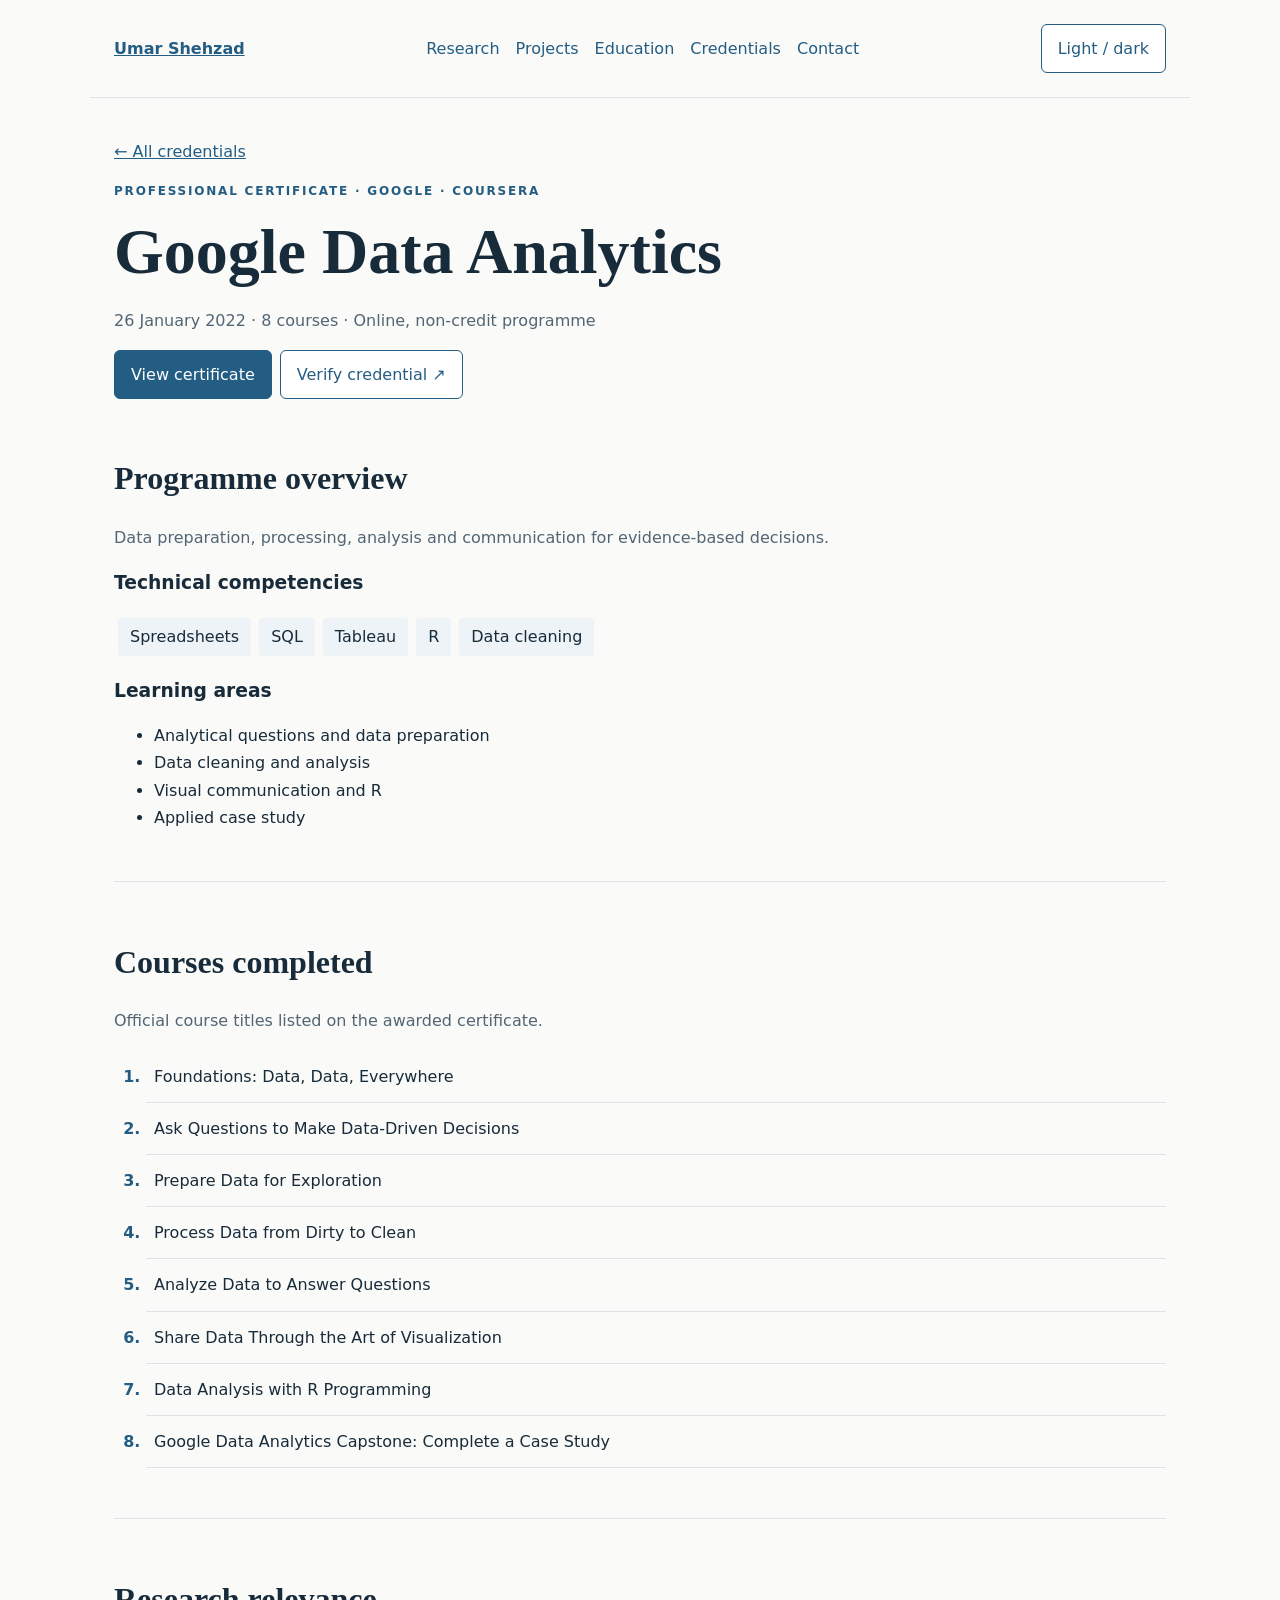
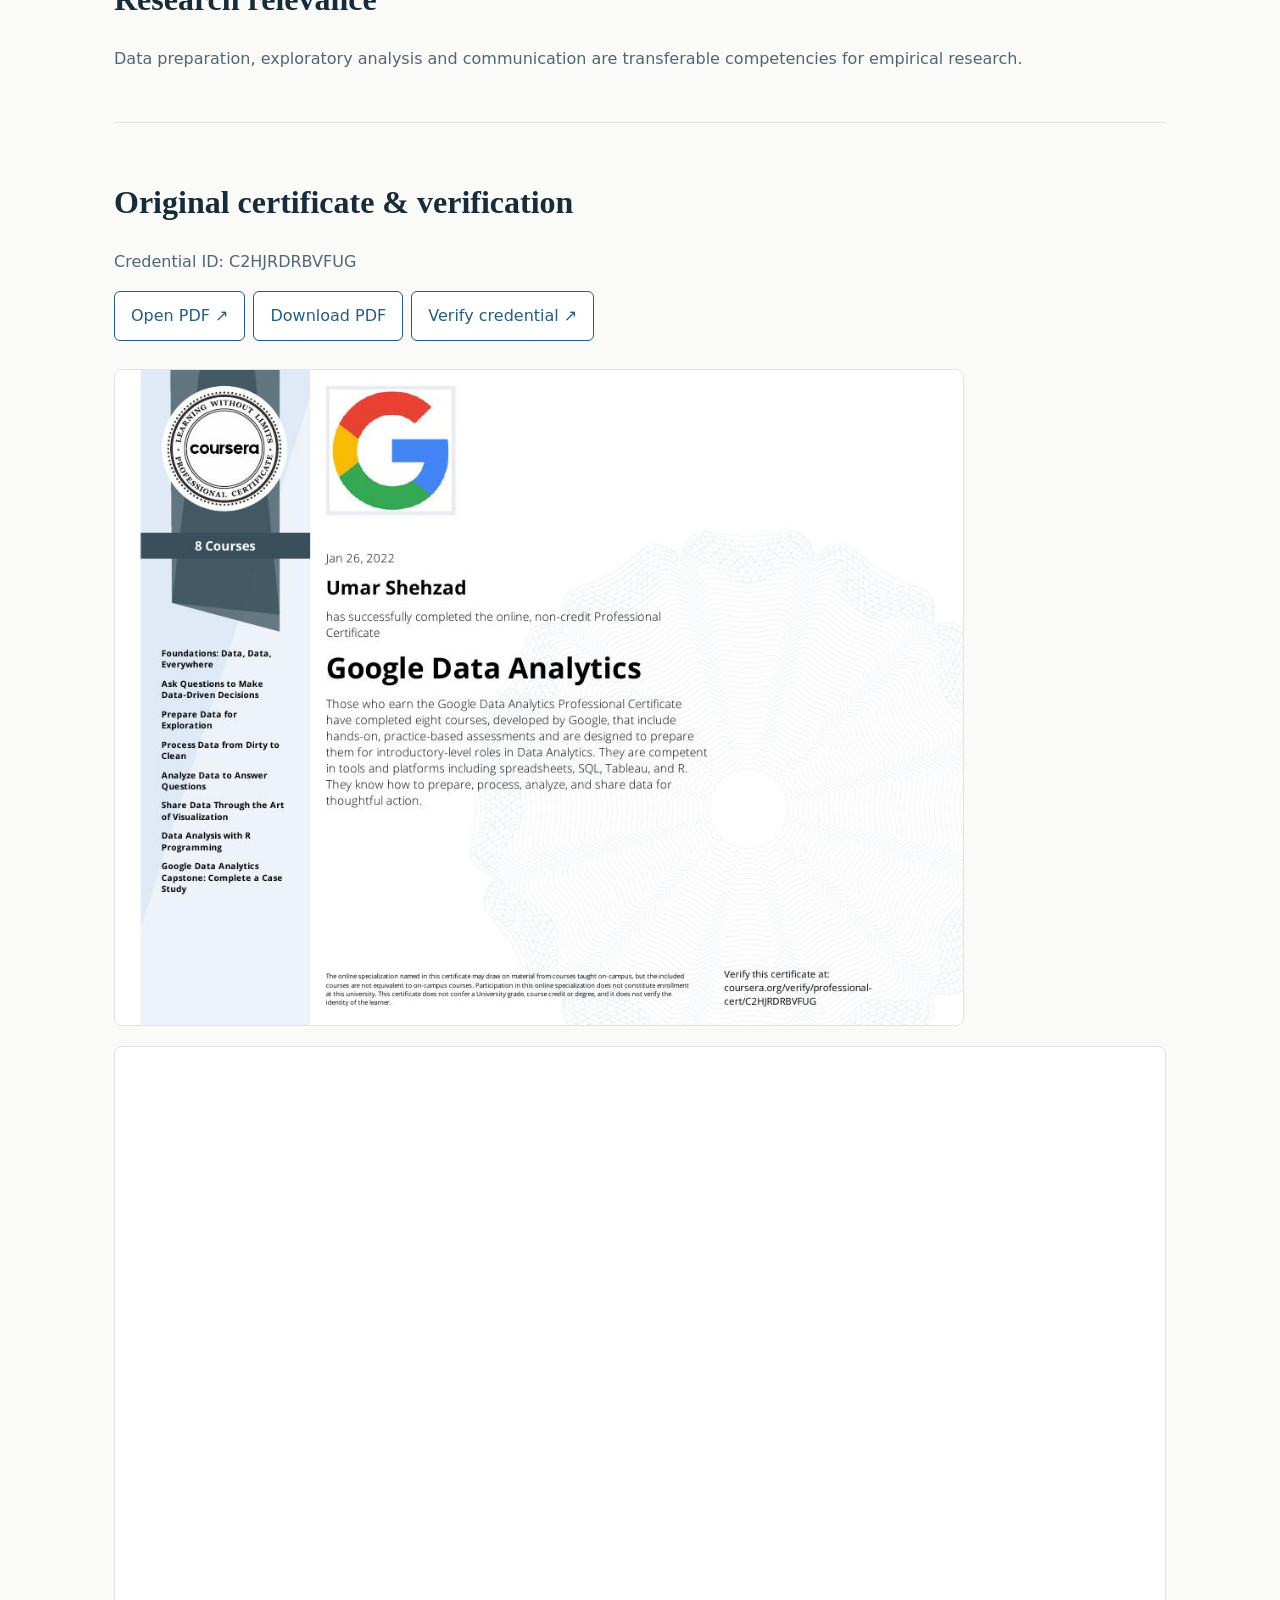
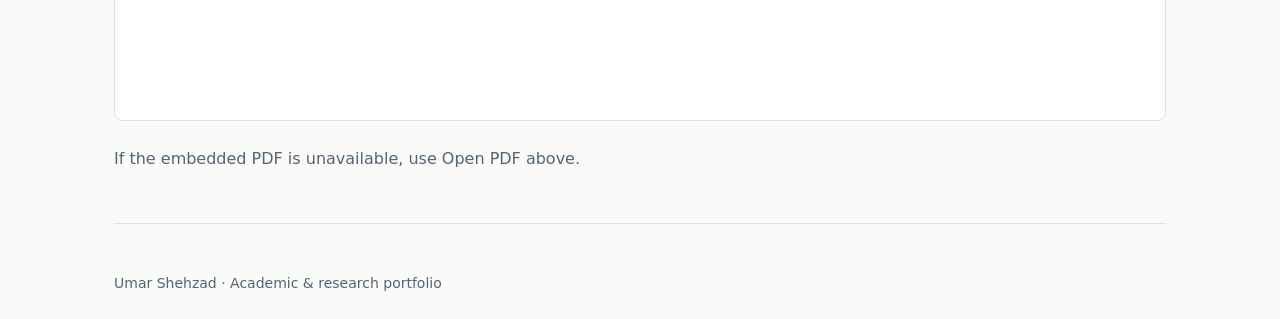
<file: credential-google.html>
<!DOCTYPE html><html lang="en"><head><meta charset="utf-8"><meta name="viewport" content="width=device-width,initial-scale=1"><meta name="description" content="Google Data Analytics professional credential and curriculum"><title>Google Data Analytics | Umar Shehzad</title><link rel="stylesheet" href="style.css?v=5.1"><script defer src="script.js"></script></head><body><header><a href="index.html"><strong>Umar Shehzad</strong></a><nav aria-label="Main navigation"><a href="index.html#research">Research</a><a href="index.html#projects">Projects</a><a href="index.html#education">Education</a><a href="index.html#credentials">Credentials</a><a href="index.html#contact">Contact</a></nav><button aria-pressed="false" id="theme">Light / dark</button></header><main><p><a href="index.html#credentials">← All credentials</a></p><div class="eyebrow">Professional Certificate · Google · Coursera</div><h1>Google Data Analytics</h1><p>26 January 2022 · 8 courses · Online, non-credit programme</p><div class="credential-actions"><a class="button primary" href="#certificate">View certificate</a><a class="button" href="https://www.coursera.org/verify/professional-cert/C2HJRDRBVFUG" target="_blank" rel="noopener noreferrer">Verify credential ↗</a></div><section><h2>Programme overview</h2><p>Data preparation, processing, analysis and communication for evidence-based decisions.</p><h3>Technical competencies</h3><div class="tags"><span>Spreadsheets</span><span>SQL</span><span>Tableau</span><span>R</span><span>Data cleaning</span></div><h3>Learning areas</h3><ul><li>Analytical questions and data preparation</li><li>Data cleaning and analysis</li><li>Visual communication and R</li><li>Applied case study</li></ul></section><section><h2>Courses completed</h2><p>Official course titles listed on the awarded certificate.</p><ol class="credential-courses"><li>Foundations: Data, Data, Everywhere</li><li>Ask Questions to Make Data-Driven Decisions</li><li>Prepare Data for Exploration</li><li>Process Data from Dirty to Clean</li><li>Analyze Data to Answer Questions</li><li>Share Data Through the Art of Visualization</li><li>Data Analysis with R Programming</li><li>Google Data Analytics Capstone: Complete a Case Study</li></ol></section><section><h2>Research relevance</h2><p>Data preparation, exploratory analysis and communication are transferable competencies for empirical research.</p></section><section id="certificate" class="full-report"><h2>Original certificate &amp; verification</h2><p>Credential ID: C2HJRDRBVFUG</p><a class="button" href="assets/certificates/google.pdf" target="_blank" rel="noopener">Open PDF ↗</a><a class="button" href="assets/certificates/google.pdf" download>Download PDF</a><a class="button" href="https://www.coursera.org/verify/professional-cert/C2HJRDRBVFUG" target="_blank" rel="noopener noreferrer">Verify credential ↗</a><a href="assets/certificates/google.pdf"><img class="certificate-full" src="assets/certificates/google.jpg" alt="Original Google Data Analytics certificate"></a><iframe class="report-frame certificate-frame" src="assets/certificates/google.pdf" title="Google Data Analytics original PDF" loading="lazy"></iframe><p>If the embedded PDF is unavailable, use Open PDF above.</p></section></main><footer>Umar Shehzad · Academic &amp; research portfolio</footer></body></html>
</file>
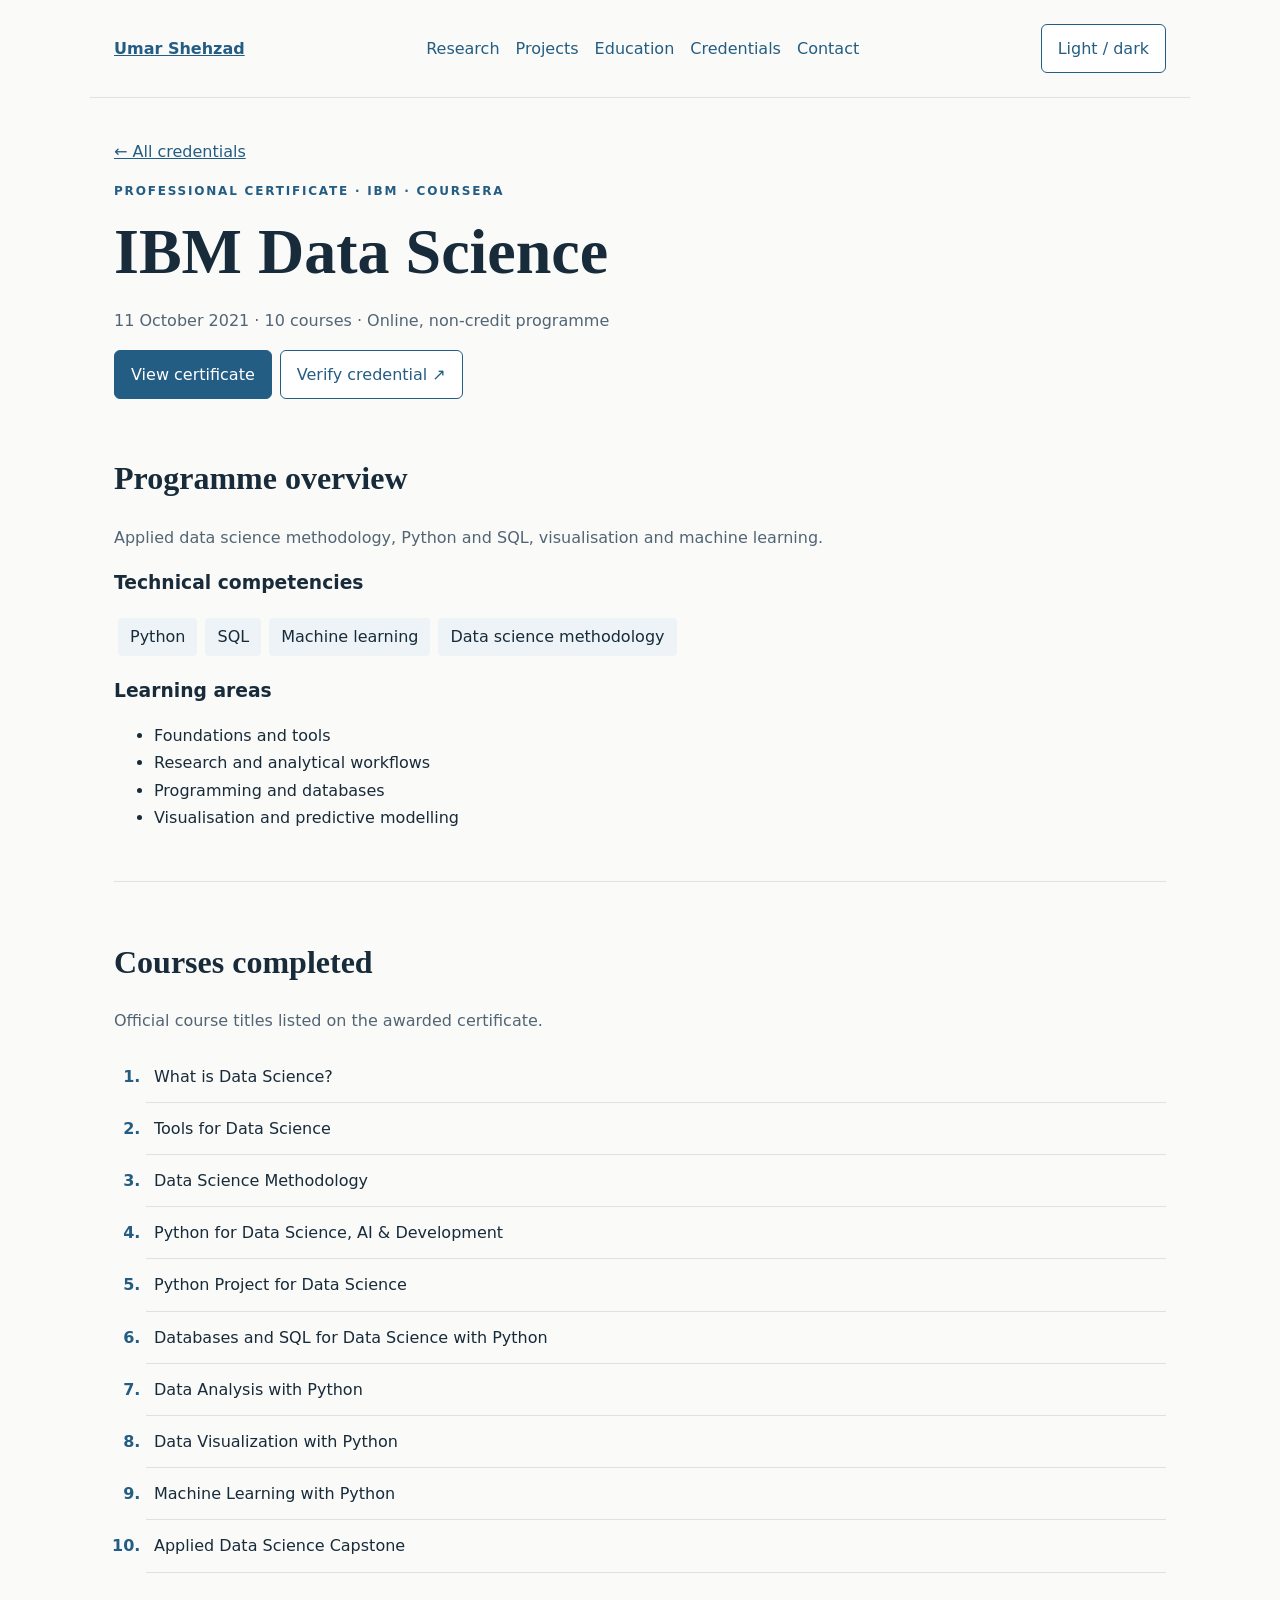
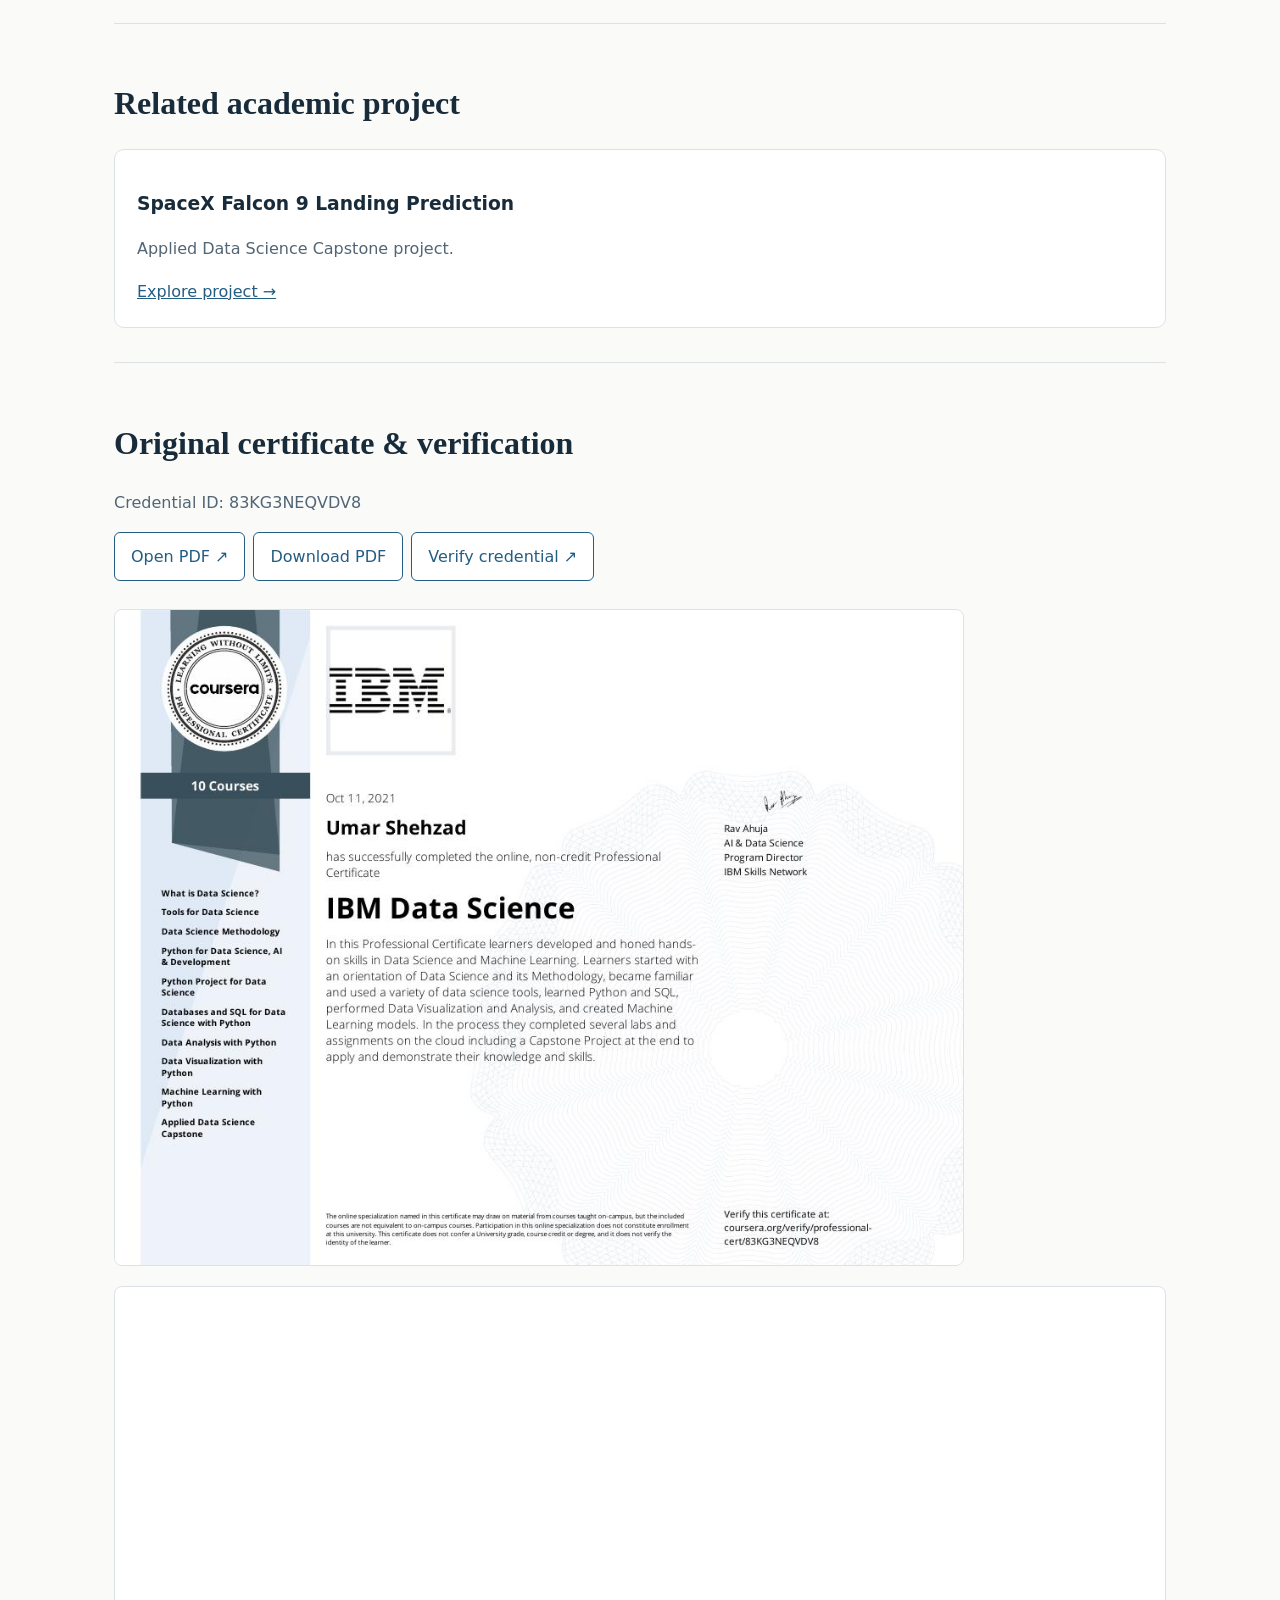
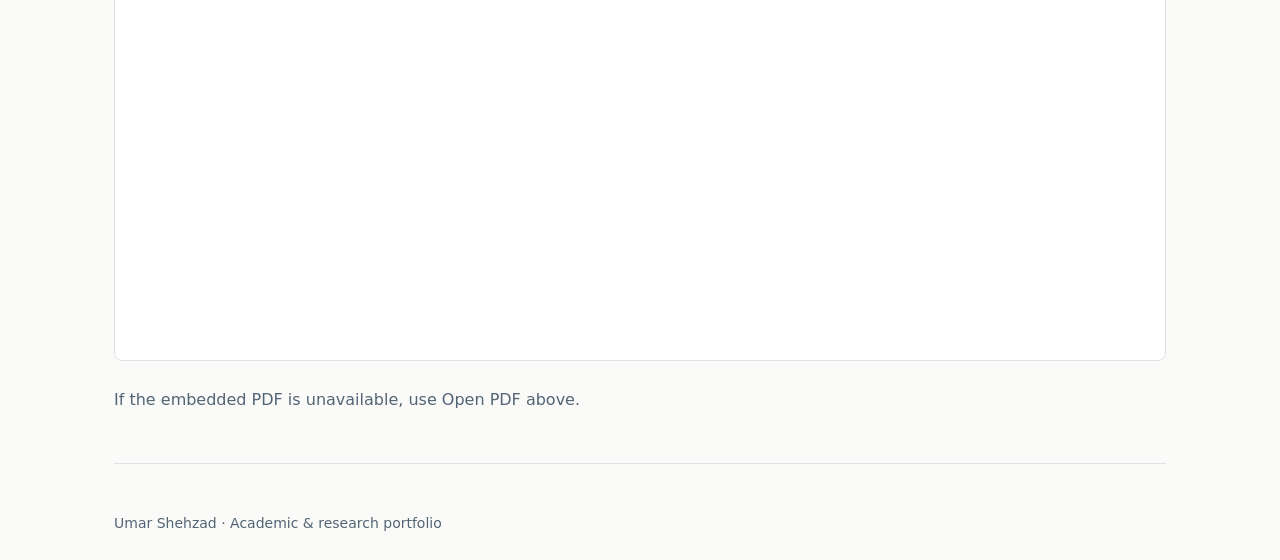
<file: credential-ibm.html>
<!DOCTYPE html><html lang="en"><head><meta charset="utf-8"><meta name="viewport" content="width=device-width,initial-scale=1"><meta name="description" content="IBM Data Science professional credential and curriculum"><title>IBM Data Science | Umar Shehzad</title><link rel="stylesheet" href="style.css?v=5.1"><script defer src="script.js"></script></head><body><header><a href="index.html"><strong>Umar Shehzad</strong></a><nav aria-label="Main navigation"><a href="index.html#research">Research</a><a href="index.html#projects">Projects</a><a href="index.html#education">Education</a><a href="index.html#credentials">Credentials</a><a href="index.html#contact">Contact</a></nav><button aria-pressed="false" id="theme">Light / dark</button></header><main><p><a href="index.html#credentials">← All credentials</a></p><div class="eyebrow">Professional Certificate · IBM · Coursera</div><h1>IBM Data Science</h1><p>11 October 2021 · 10 courses · Online, non-credit programme</p><div class="credential-actions"><a class="button primary" href="#certificate">View certificate</a><a class="button" href="https://www.coursera.org/verify/professional-cert/83KG3NEQVDV8" target="_blank" rel="noopener noreferrer">Verify credential ↗</a></div><section><h2>Programme overview</h2><p>Applied data science methodology, Python and SQL, visualisation and machine learning.</p><h3>Technical competencies</h3><div class="tags"><span>Python</span><span>SQL</span><span>Machine learning</span><span>Data science methodology</span></div><h3>Learning areas</h3><ul><li>Foundations and tools</li><li>Research and analytical workflows</li><li>Programming and databases</li><li>Visualisation and predictive modelling</li></ul></section><section><h2>Courses completed</h2><p>Official course titles listed on the awarded certificate.</p><ol class="credential-courses"><li>What is Data Science?</li><li>Tools for Data Science</li><li>Data Science Methodology</li><li>Python for Data Science, AI &amp; Development</li><li>Python Project for Data Science</li><li>Databases and SQL for Data Science with Python</li><li>Data Analysis with Python</li><li>Data Visualization with Python</li><li>Machine Learning with Python</li><li>Applied Data Science Capstone</li></ol></section><section><h2>Related academic project</h2><article class="card"><h3>SpaceX Falcon 9 Landing Prediction</h3><p>Applied Data Science Capstone project.</p><a href="spacex.html">Explore project →</a></article></section><section id="certificate" class="full-report"><h2>Original certificate &amp; verification</h2><p>Credential ID: 83KG3NEQVDV8</p><a class="button" href="assets/certificates/ibm.pdf" target="_blank" rel="noopener">Open PDF ↗</a><a class="button" href="assets/certificates/ibm.pdf" download>Download PDF</a><a class="button" href="https://www.coursera.org/verify/professional-cert/83KG3NEQVDV8" target="_blank" rel="noopener noreferrer">Verify credential ↗</a><a href="assets/certificates/ibm.pdf"><img class="certificate-full" src="assets/certificates/ibm.jpg" alt="Original IBM Data Science certificate"></a><iframe class="report-frame certificate-frame" src="assets/certificates/ibm.pdf" title="IBM Data Science original PDF" loading="lazy"></iframe><p>If the embedded PDF is unavailable, use Open PDF above.</p></section></main><footer>Umar Shehzad · Academic &amp; research portfolio</footer></body></html>
</file>
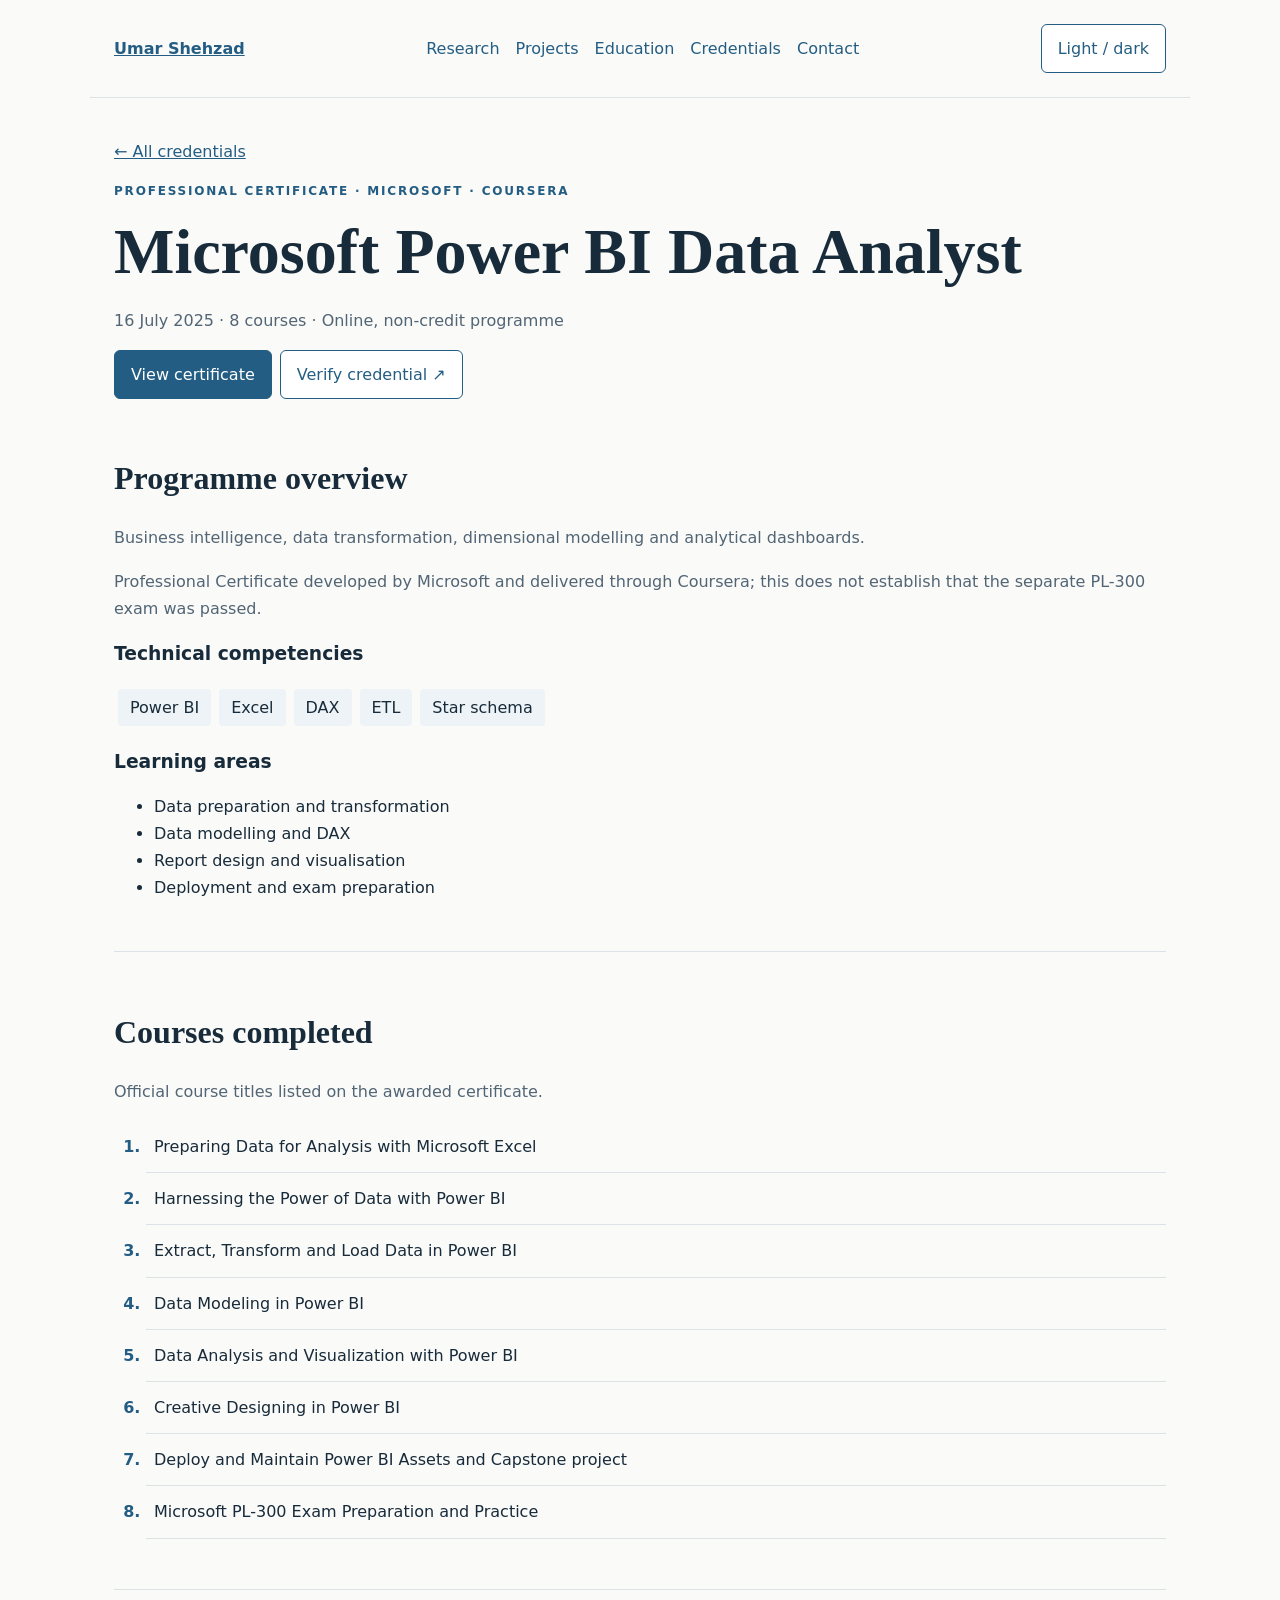
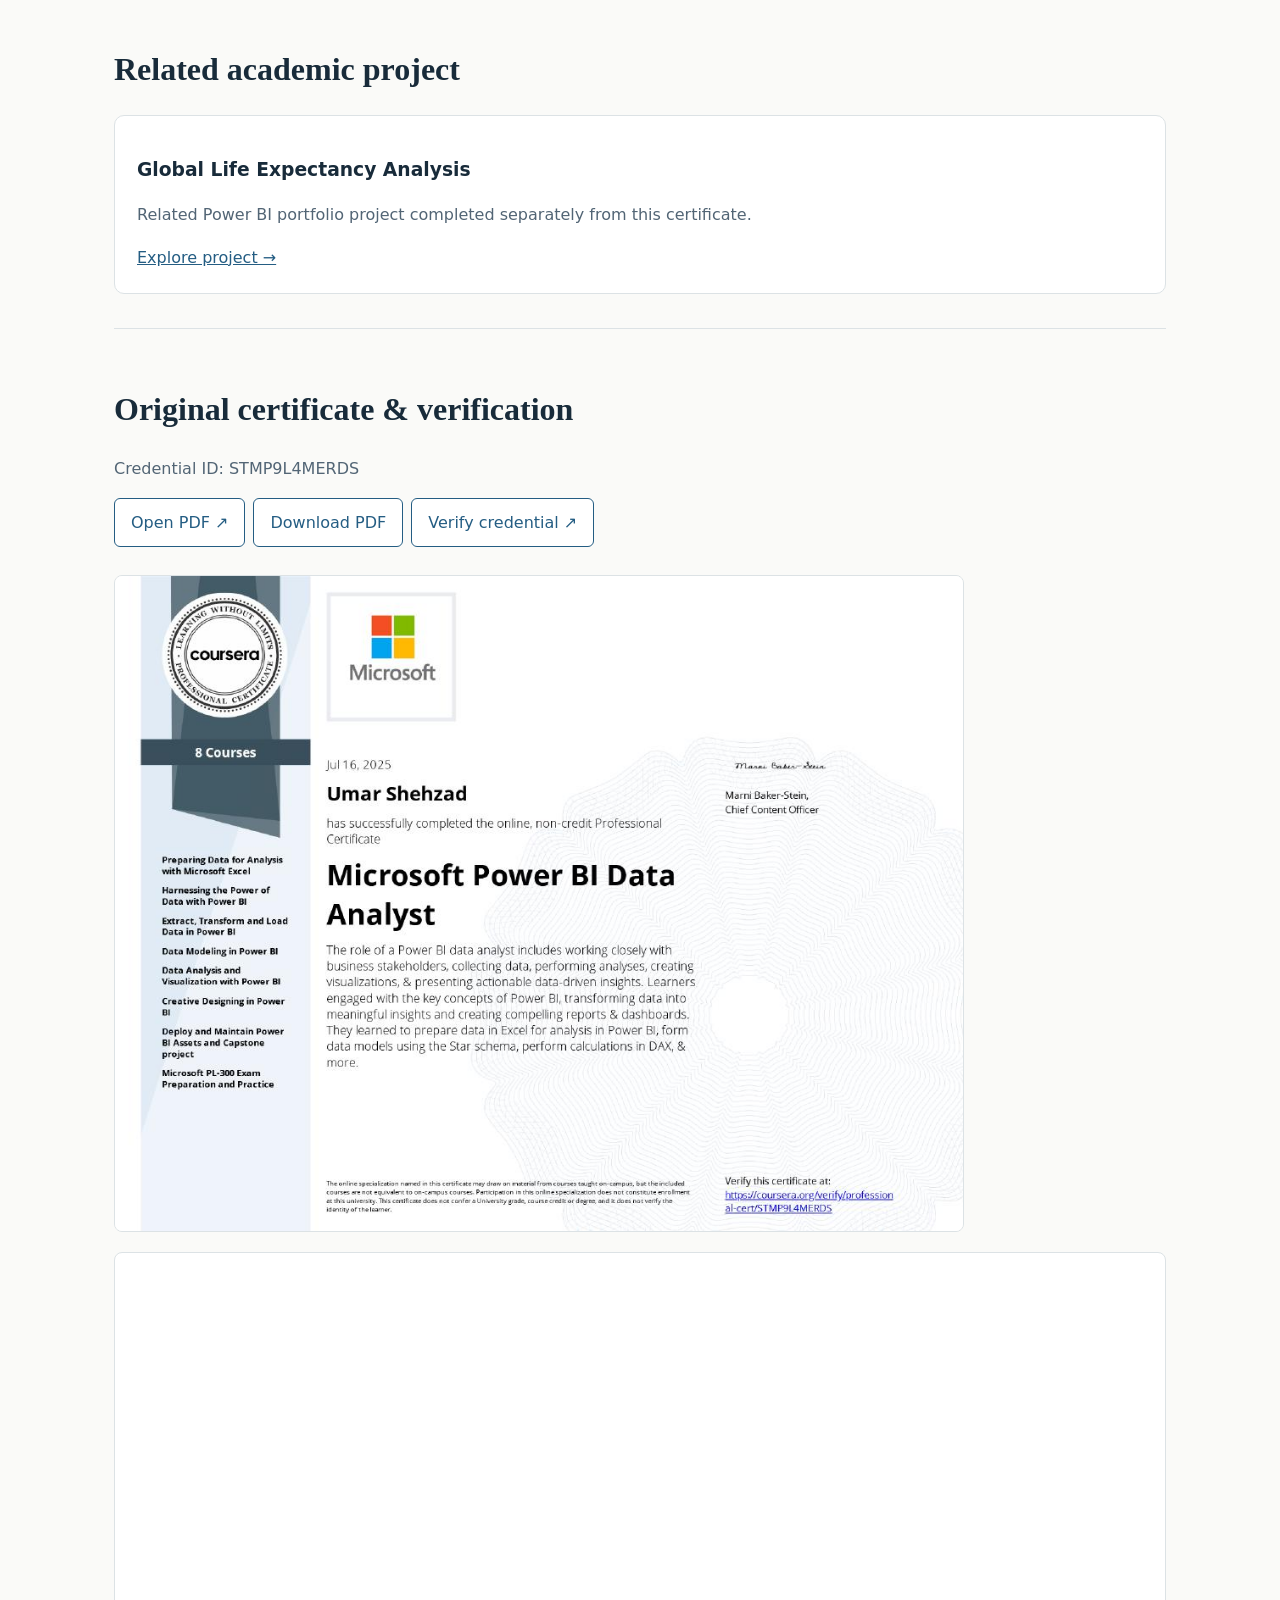
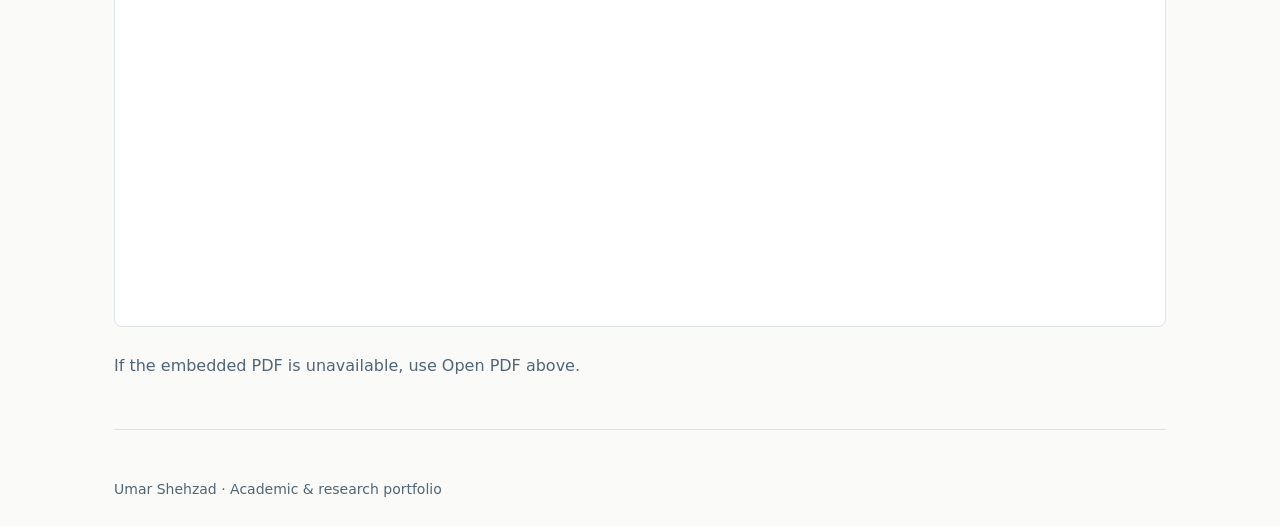
<file: credential-microsoft.html>
<!DOCTYPE html><html lang="en"><head><meta charset="utf-8"><meta name="viewport" content="width=device-width,initial-scale=1"><meta name="description" content="Microsoft Power BI Data Analyst professional credential and curriculum"><title>Microsoft Power BI Data Analyst | Umar Shehzad</title><link rel="stylesheet" href="style.css?v=5.1"><script defer src="script.js"></script></head><body><header><a href="index.html"><strong>Umar Shehzad</strong></a><nav aria-label="Main navigation"><a href="index.html#research">Research</a><a href="index.html#projects">Projects</a><a href="index.html#education">Education</a><a href="index.html#credentials">Credentials</a><a href="index.html#contact">Contact</a></nav><button aria-pressed="false" id="theme">Light / dark</button></header><main><p><a href="index.html#credentials">← All credentials</a></p><div class="eyebrow">Professional Certificate · Microsoft · Coursera</div><h1>Microsoft Power BI Data Analyst</h1><p>16 July 2025 · 8 courses · Online, non-credit programme</p><div class="credential-actions"><a class="button primary" href="#certificate">View certificate</a><a class="button" href="https://www.coursera.org/verify/professional-cert/STMP9L4MERDS" target="_blank" rel="noopener noreferrer">Verify credential ↗</a></div><section><h2>Programme overview</h2><p>Business intelligence, data transformation, dimensional modelling and analytical dashboards.</p><p>Professional Certificate developed by Microsoft and delivered through Coursera; this does not establish that the separate PL-300 exam was passed.</p><h3>Technical competencies</h3><div class="tags"><span>Power BI</span><span>Excel</span><span>DAX</span><span>ETL</span><span>Star schema</span></div><h3>Learning areas</h3><ul><li>Data preparation and transformation</li><li>Data modelling and DAX</li><li>Report design and visualisation</li><li>Deployment and exam preparation</li></ul></section><section><h2>Courses completed</h2><p>Official course titles listed on the awarded certificate.</p><ol class="credential-courses"><li>Preparing Data for Analysis with Microsoft Excel</li><li>Harnessing the Power of Data with Power BI</li><li>Extract, Transform and Load Data in Power BI</li><li>Data Modeling in Power BI</li><li>Data Analysis and Visualization with Power BI</li><li>Creative Designing in Power BI</li><li>Deploy and Maintain Power BI Assets and Capstone project</li><li>Microsoft PL-300 Exam Preparation and Practice</li></ol></section><section><h2>Related academic project</h2><article class="card"><h3>Global Life Expectancy Analysis</h3><p>Related Power BI portfolio project completed separately from this certificate.</p><a href="life.html">Explore project →</a></article></section><section id="certificate" class="full-report"><h2>Original certificate &amp; verification</h2><p>Credential ID: STMP9L4MERDS</p><a class="button" href="assets/certificates/microsoft.pdf" target="_blank" rel="noopener">Open PDF ↗</a><a class="button" href="assets/certificates/microsoft.pdf" download>Download PDF</a><a class="button" href="https://www.coursera.org/verify/professional-cert/STMP9L4MERDS" target="_blank" rel="noopener noreferrer">Verify credential ↗</a><a href="assets/certificates/microsoft.pdf"><img class="certificate-full" src="assets/certificates/microsoft.jpg" alt="Original Microsoft Power BI Data Analyst certificate"></a><iframe class="report-frame certificate-frame" src="assets/certificates/microsoft.pdf" title="Microsoft Power BI Data Analyst original PDF" loading="lazy"></iframe><p>If the embedded PDF is unavailable, use Open PDF above.</p></section></main><footer>Umar Shehzad · Academic &amp; research portfolio</footer></body></html>
</file>
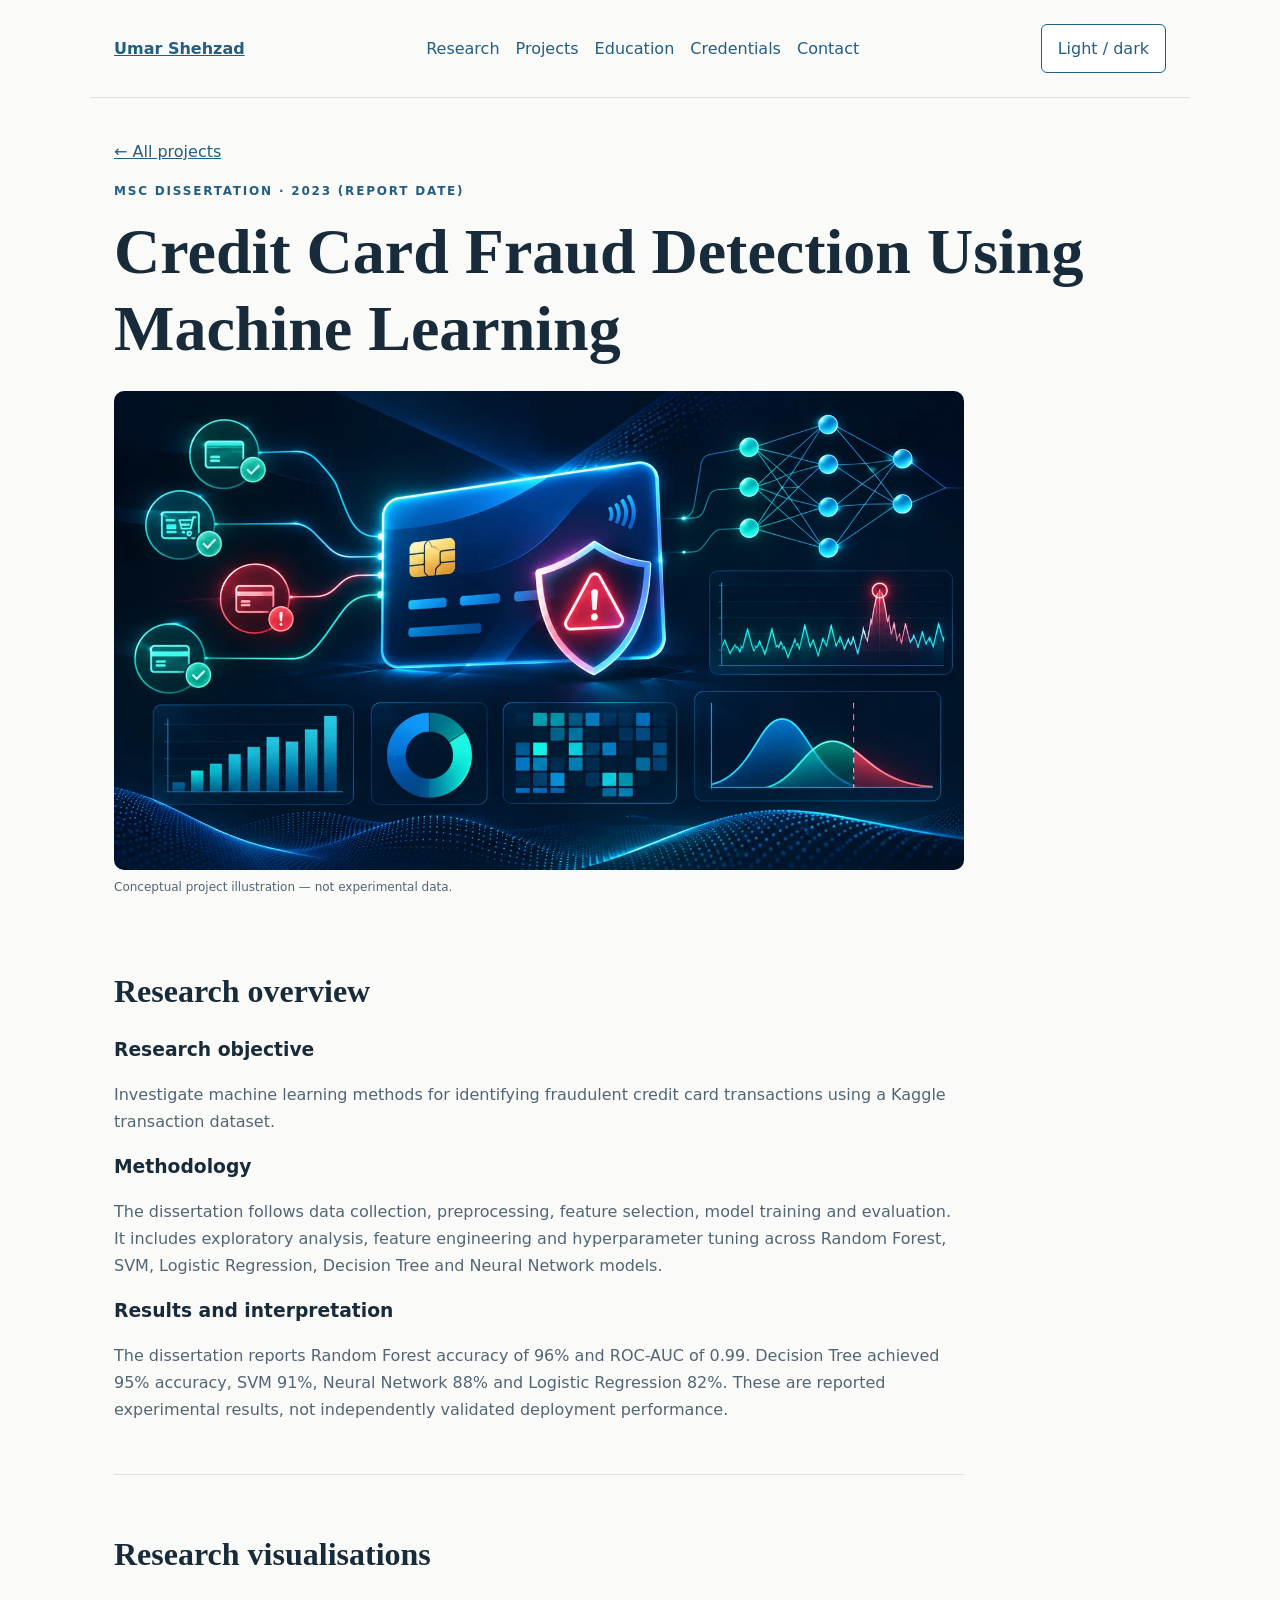
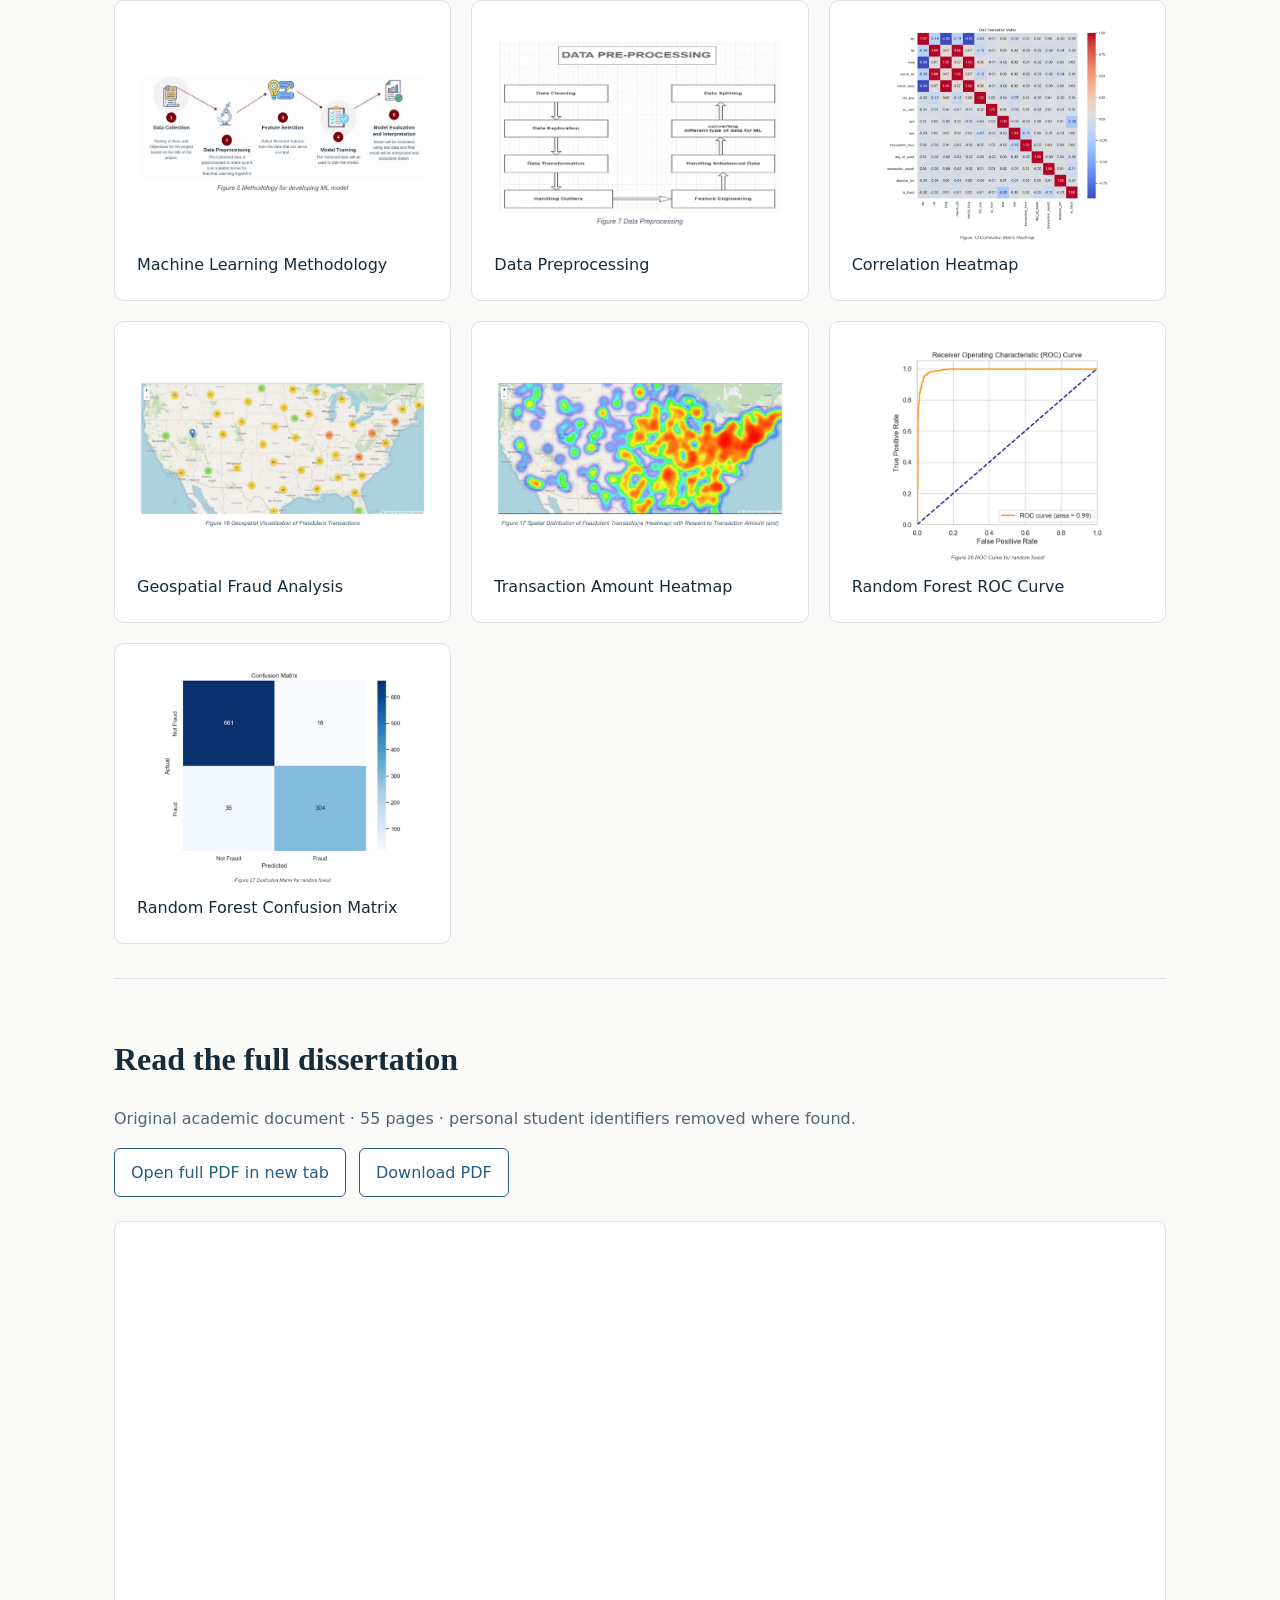
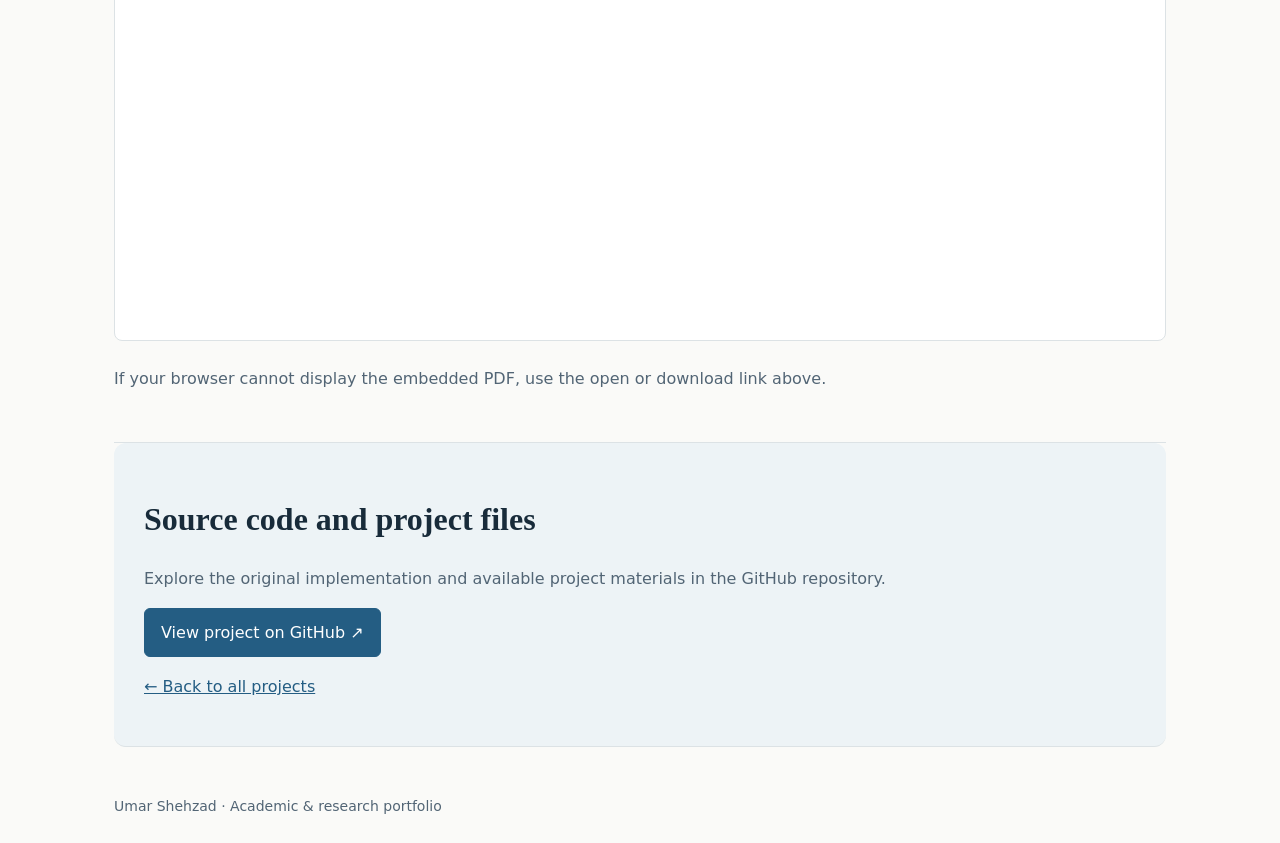
<file: fraud.html>
<!DOCTYPE html>

<html lang="en"><head><meta charset="utf-8"/><meta content="width=device-width,initial-scale=1" name="viewport"/><meta content="Umar Shehzad academic research portfolio" name="description"/><title>Credit Card Fraud Detection Using Machine Learning | Umar Shehzad</title><link href="style.css?v=5.1" rel="stylesheet"/><script defer="" src="script.js"></script></head><body><header><a href="index.html"><strong>Umar Shehzad</strong></a><nav aria-label="Main navigation"><a href="index.html#research">Research</a><a href="index.html#projects">Projects</a><a href="index.html#education">Education</a><a href="index.html#credentials">Credentials</a><a href="index.html#contact">Contact</a></nav><button aria-pressed="false" id="theme">Light / dark</button></header><main><p><a href="index.html#projects">← All projects</a></p><div class="eyebrow">MSc dissertation · 2023 (report date)</div><h1>Credit Card Fraud Detection Using Machine Learning</h1><figure class="project-hero"><img alt="Credit card and suspicious transaction detection illustration" height="810" src="assets/covers/fraud.webp" width="1439"/><figcaption>Conceptual project illustration — not experimental data.</figcaption></figure><section class="report-summary"><h2>Research overview</h2><h3>Research objective</h3><p>Investigate machine learning methods for identifying fraudulent credit card transactions using a Kaggle transaction dataset.</p><h3>Methodology</h3><p>The dissertation follows data collection, preprocessing, feature selection, model training and evaluation. It includes exploratory analysis, feature engineering and hyperparameter tuning across Random Forest, SVM, Logistic Regression, Decision Tree and Neural Network models.</p><h3>Results and interpretation</h3><p>The dissertation reports Random Forest accuracy of 96% and ROC-AUC of 0.99. Decision Tree achieved 95% accuracy, SVM 91%, Neural Network 88% and Logistic Regression 82%. These are reported experimental results, not independently validated deployment performance.</p></section><section><h2>Research visualisations</h2><div class="grid gallery"><figure class="card"><a href="assets/fraud/01_Machine_Learning_Methodology.jpg"><img alt="Machine Learning Methodology" loading="lazy" src="assets/fraud/01_Machine_Learning_Methodology.jpg"/></a><figcaption>Machine Learning Methodology</figcaption></figure><figure class="card"><a href="assets/fraud/02_Data_Preprocessing.jpg"><img alt="Data Preprocessing" loading="lazy" src="assets/fraud/02_Data_Preprocessing.jpg"/></a><figcaption>Data Preprocessing</figcaption></figure><figure class="card"><a href="assets/fraud/03_Correlation_Heatmap.jpg"><img alt="Correlation Heatmap" loading="lazy" src="assets/fraud/03_Correlation_Heatmap.jpg"/></a><figcaption>Correlation Heatmap</figcaption></figure><figure class="card"><a href="assets/fraud/04_Geospatial_Fraud_Analysis.jpg"><img alt="Geospatial Fraud Analysis" loading="lazy" src="assets/fraud/04_Geospatial_Fraud_Analysis.jpg"/></a><figcaption>Geospatial Fraud Analysis</figcaption></figure><figure class="card"><a href="assets/fraud/05_Transaction_Amount_Heatmap.jpg"><img alt="Transaction Amount Heatmap" loading="lazy" src="assets/fraud/05_Transaction_Amount_Heatmap.jpg"/></a><figcaption>Transaction Amount Heatmap</figcaption></figure><figure class="card"><a href="assets/fraud/06_Random_Forest_ROC_Curve.jpg"><img alt="Random Forest ROC Curve" loading="lazy" src="assets/fraud/06_Random_Forest_ROC_Curve.jpg"/></a><figcaption>Random Forest ROC Curve</figcaption></figure><figure class="card"><a href="assets/fraud/07_Random_Forest_Confusion_Matrix.jpg"><img alt="Random Forest Confusion Matrix" loading="lazy" src="assets/fraud/07_Random_Forest_Confusion_Matrix.jpg"/></a><figcaption>Random Forest Confusion Matrix</figcaption></figure></div></section><section class="full-report"><h2>Read the full dissertation</h2><p>Original academic document · 55 pages · personal student identifiers removed where found.</p><p><a class="button" href="assets/reports/fraud.pdf" rel="noopener" target="_blank">Open full PDF in new tab</a> <a class="button" download="" href="assets/reports/fraud.pdf">Download PDF</a></p><iframe class="report-frame" loading="lazy" src="assets/reports/fraud.pdf#view=FitH" title="Full dissertation PDF"></iframe><p>If your browser cannot display the embedded PDF, use the open or download link above.</p></section><section class="featured"><h2>Source code and project files</h2><p>Explore the original implementation and available project materials in the GitHub repository.</p><a class="button primary" href="https://github.com/OmerShehzad/PREDICATIVE-MODELLING-FOR-CREDIT-CARD-FRUAD-DETECTION-USING-MACHINE-LEARNING" rel="noopener" target="_blank">View project on GitHub ↗</a><p><a href="index.html#projects">← Back to all projects</a></p></section></main><footer>Umar Shehzad · Academic &amp; research portfolio</footer></body></html>
</file>
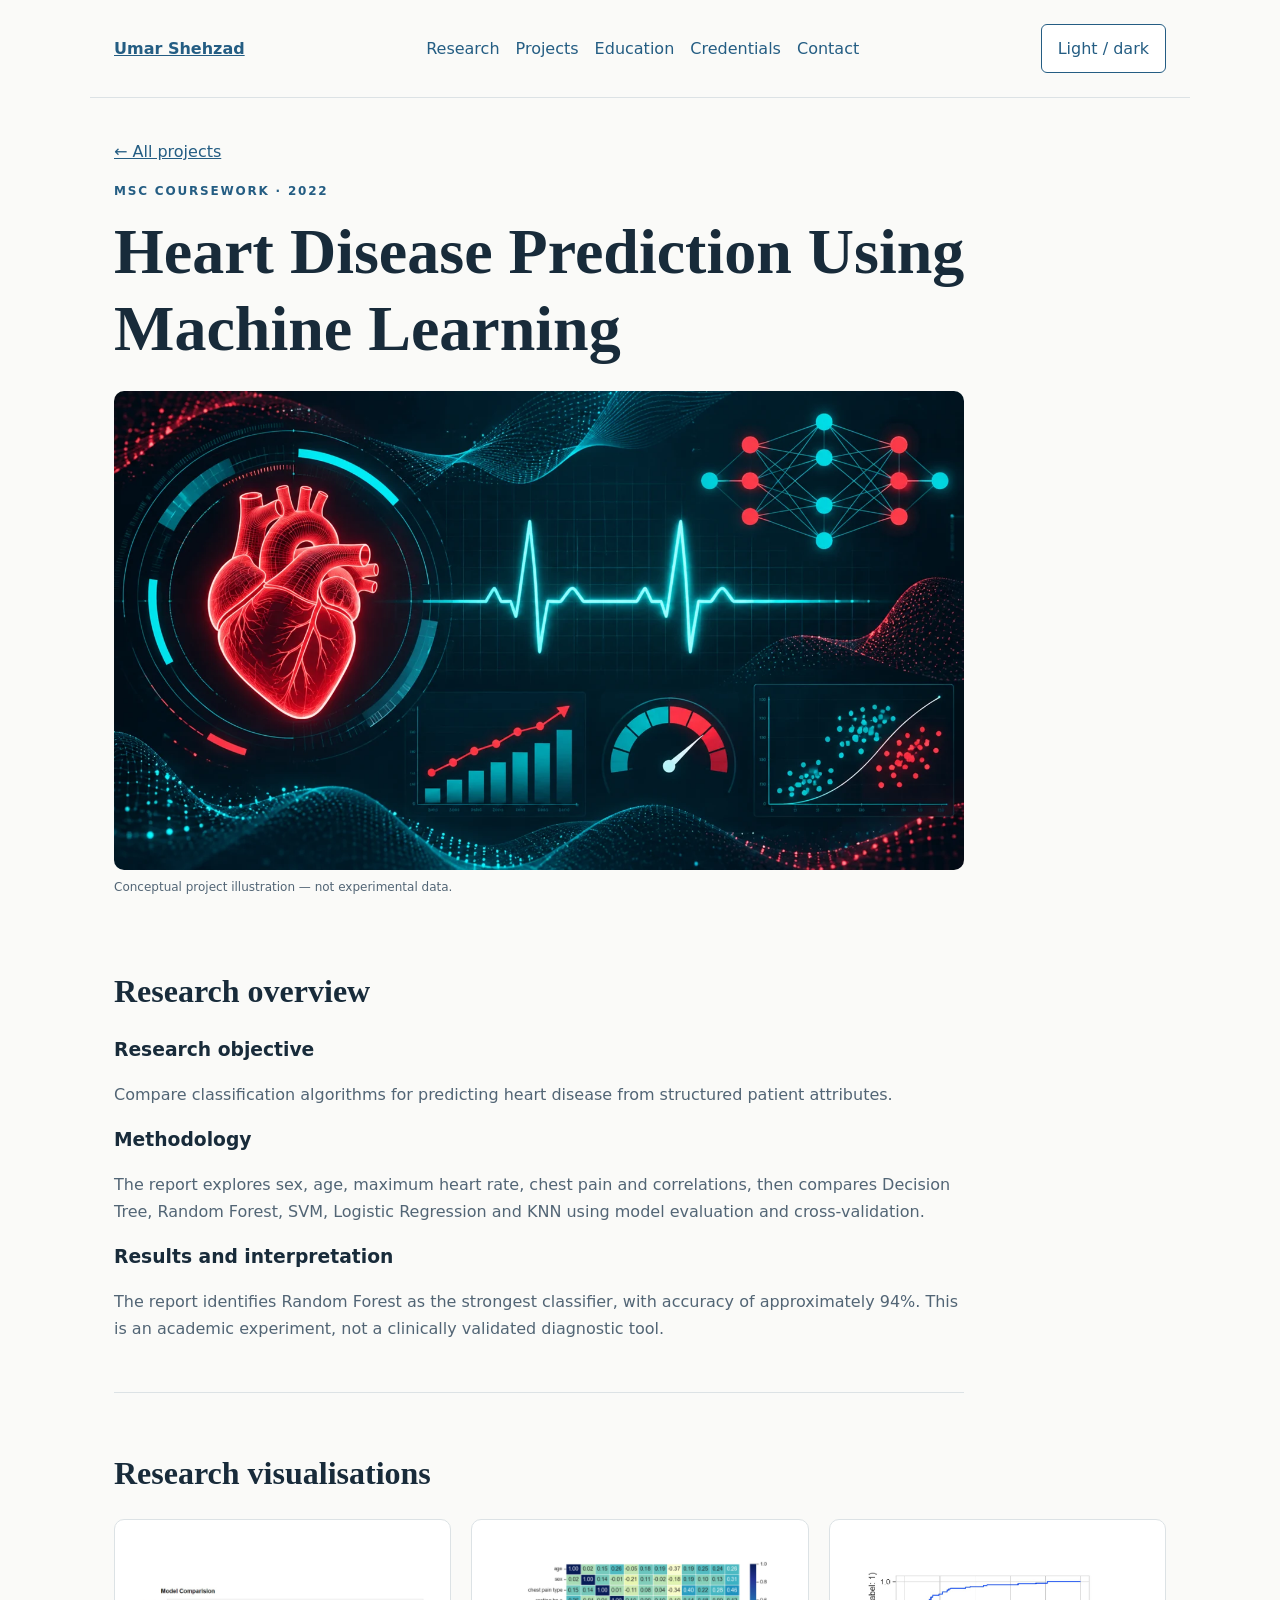
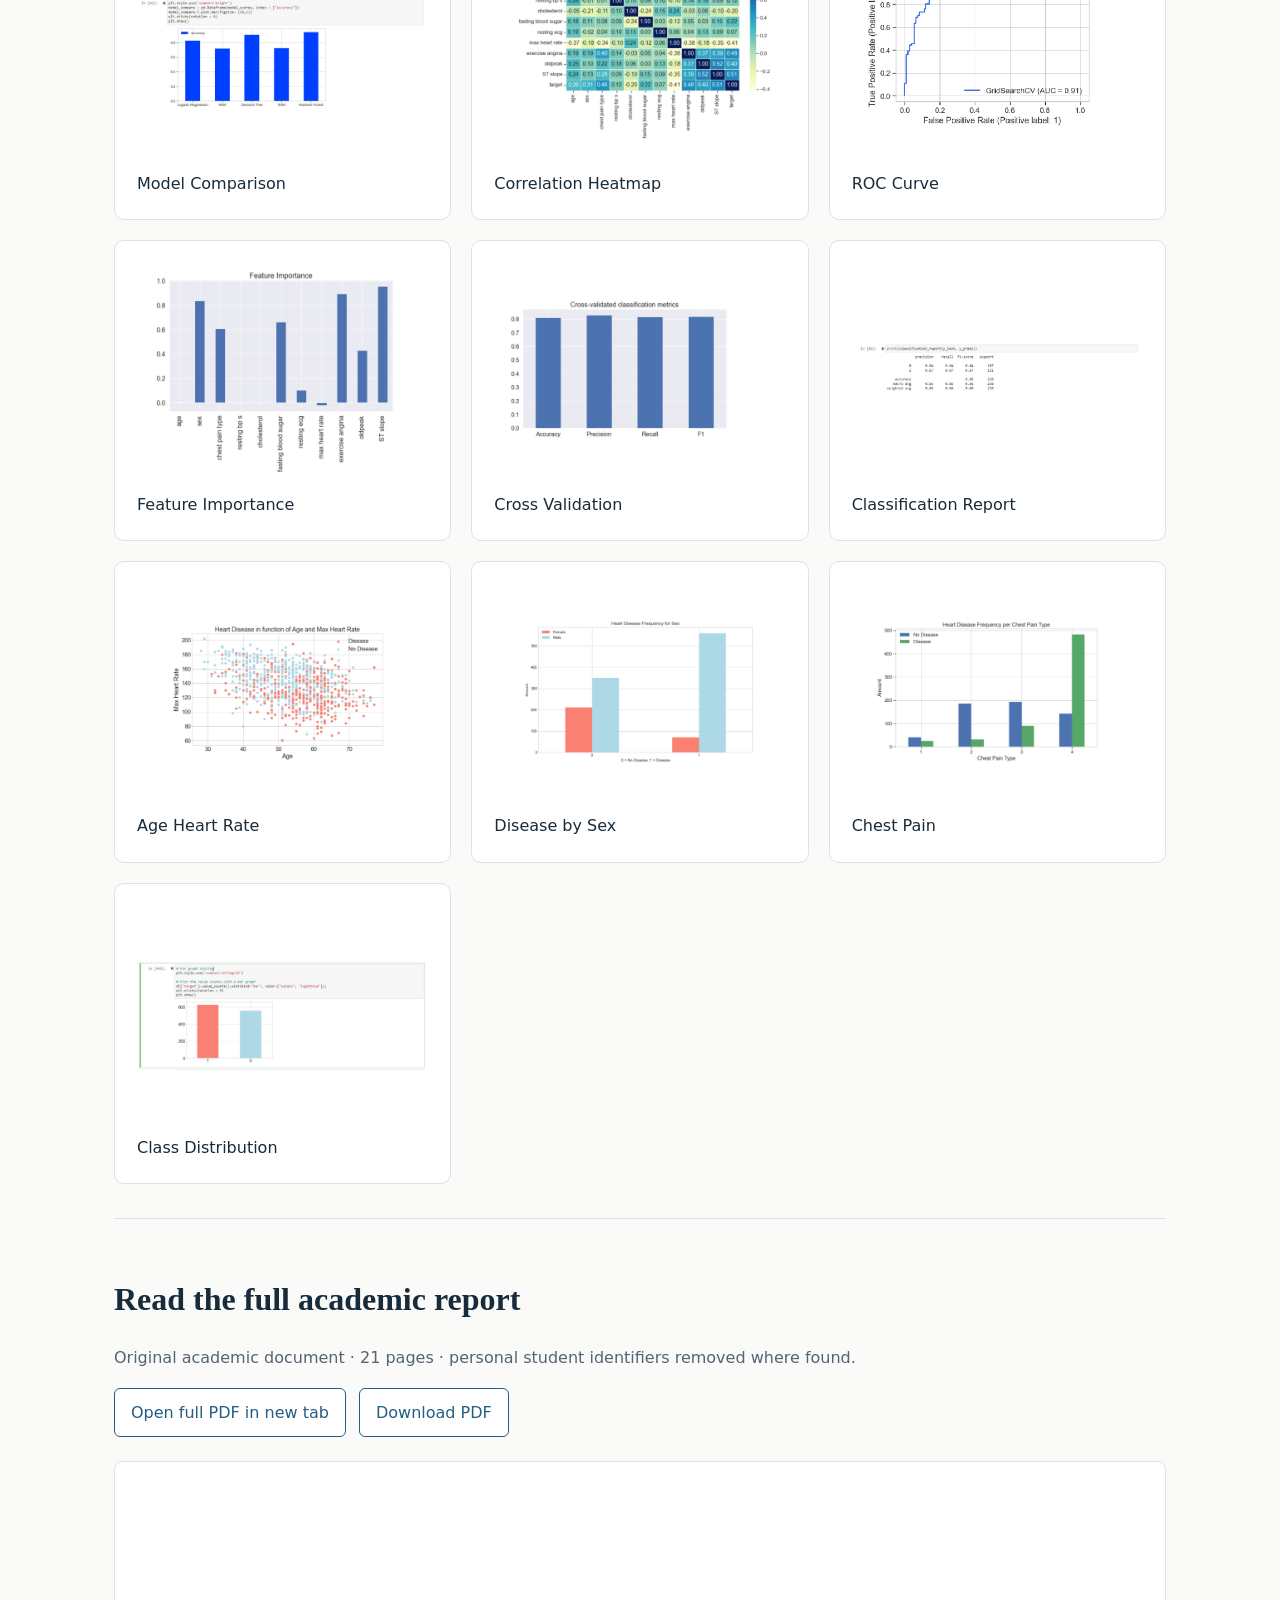
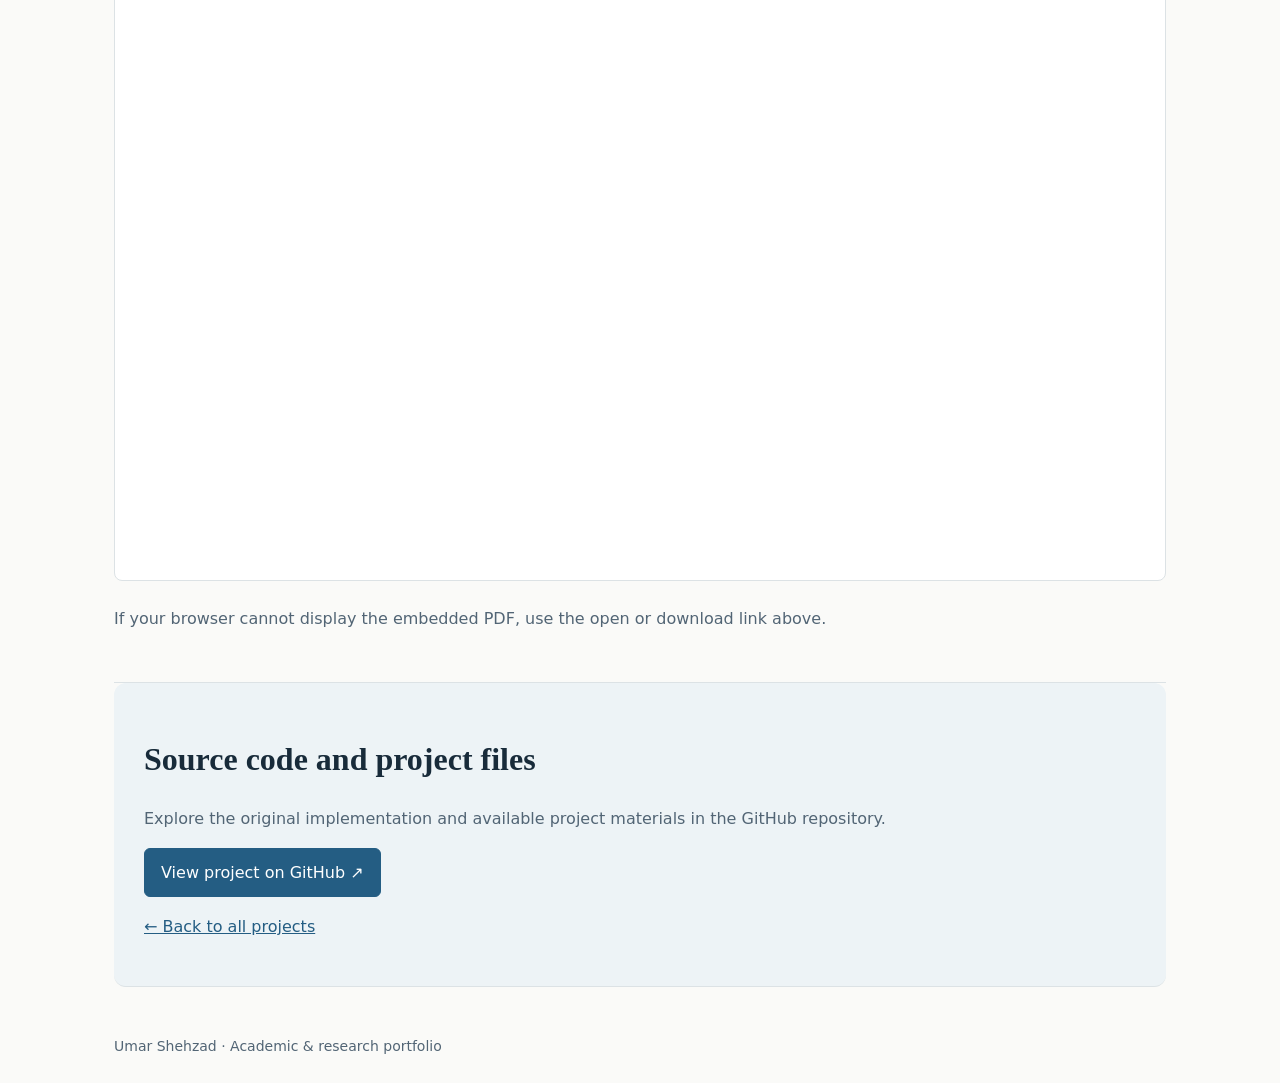
<file: heart.html>
<!DOCTYPE html>

<html lang="en"><head><meta charset="utf-8"/><meta content="width=device-width,initial-scale=1" name="viewport"/><meta content="Umar Shehzad academic research portfolio" name="description"/><title>Heart Disease Prediction Using Machine Learning | Umar Shehzad</title><link href="style.css?v=5.1" rel="stylesheet"/><script defer="" src="script.js"></script></head><body><header><a href="index.html"><strong>Umar Shehzad</strong></a><nav aria-label="Main navigation"><a href="index.html#research">Research</a><a href="index.html#projects">Projects</a><a href="index.html#education">Education</a><a href="index.html#credentials">Credentials</a><a href="index.html#contact">Contact</a></nav><button aria-pressed="false" id="theme">Light / dark</button></header><main><p><a href="index.html#projects">← All projects</a></p><div class="eyebrow">MSc coursework · 2022</div><h1>Heart Disease Prediction Using Machine Learning</h1><figure class="project-hero"><img alt="Heart and predictive health analytics illustration" height="810" src="assets/covers/heart.webp" width="1439"/><figcaption>Conceptual project illustration — not experimental data.</figcaption></figure><section class="report-summary"><h2>Research overview</h2><h3>Research objective</h3><p>Compare classification algorithms for predicting heart disease from structured patient attributes.</p><h3>Methodology</h3><p>The report explores sex, age, maximum heart rate, chest pain and correlations, then compares Decision Tree, Random Forest, SVM, Logistic Regression and KNN using model evaluation and cross-validation.</p><h3>Results and interpretation</h3><p>The report identifies Random Forest as the strongest classifier, with accuracy of approximately 94%. This is an academic experiment, not a clinically validated diagnostic tool.</p></section><section><h2>Research visualisations</h2><div class="grid gallery"><figure class="card"><a href="assets/heart/01_Model_Comparison.jpg"><img alt="Model Comparison" loading="lazy" src="assets/heart/01_Model_Comparison.jpg"/></a><figcaption>Model Comparison</figcaption></figure><figure class="card"><a href="assets/heart/02_Correlation_Heatmap.jpg"><img alt="Correlation Heatmap" loading="lazy" src="assets/heart/02_Correlation_Heatmap.jpg"/></a><figcaption>Correlation Heatmap</figcaption></figure><figure class="card"><a href="assets/heart/03_ROC_Curve.jpg"><img alt="ROC Curve" loading="lazy" src="assets/heart/03_ROC_Curve.jpg"/></a><figcaption>ROC Curve</figcaption></figure><figure class="card"><a href="assets/heart/04_Feature_Importance.jpg"><img alt="Feature Importance" loading="lazy" src="assets/heart/04_Feature_Importance.jpg"/></a><figcaption>Feature Importance</figcaption></figure><figure class="card"><a href="assets/heart/05_Cross_Validation.jpg"><img alt="Cross Validation" loading="lazy" src="assets/heart/05_Cross_Validation.jpg"/></a><figcaption>Cross Validation</figcaption></figure><figure class="card"><a href="assets/heart/06_Classification_Report.jpg"><img alt="Classification Report" loading="lazy" src="assets/heart/06_Classification_Report.jpg"/></a><figcaption>Classification Report</figcaption></figure><figure class="card"><a href="assets/heart/07_Age_Heart_Rate.jpg"><img alt="Age Heart Rate" loading="lazy" src="assets/heart/07_Age_Heart_Rate.jpg"/></a><figcaption>Age Heart Rate</figcaption></figure><figure class="card"><a href="assets/heart/08_Disease_by_Sex.jpg"><img alt="Disease by Sex" loading="lazy" src="assets/heart/08_Disease_by_Sex.jpg"/></a><figcaption>Disease by Sex</figcaption></figure><figure class="card"><a href="assets/heart/09_Chest_Pain.jpg"><img alt="Chest Pain" loading="lazy" src="assets/heart/09_Chest_Pain.jpg"/></a><figcaption>Chest Pain</figcaption></figure><figure class="card"><a href="assets/heart/10_Class_Distribution.jpg"><img alt="Class Distribution" loading="lazy" src="assets/heart/10_Class_Distribution.jpg"/></a><figcaption>Class Distribution</figcaption></figure></div></section><section class="full-report"><h2>Read the full academic report</h2><p>Original academic document · 21 pages · personal student identifiers removed where found.</p><p><a class="button" href="assets/reports/heart.pdf" rel="noopener" target="_blank">Open full PDF in new tab</a> <a class="button" download="" href="assets/reports/heart.pdf">Download PDF</a></p><iframe class="report-frame" loading="lazy" src="assets/reports/heart.pdf#view=FitH" title="Full academic report PDF"></iframe><p>If your browser cannot display the embedded PDF, use the open or download link above.</p></section><section class="featured"><h2>Source code and project files</h2><p>Explore the original implementation and available project materials in the GitHub repository.</p><a class="button primary" href="https://github.com/OmerShehzad/Heart-Disease-Prediction-Using-Machine-Learning" rel="noopener" target="_blank">View project on GitHub ↗</a><p><a href="index.html#projects">← Back to all projects</a></p></section></main><footer>Umar Shehzad · Academic &amp; research portfolio</footer></body></html>
</file>
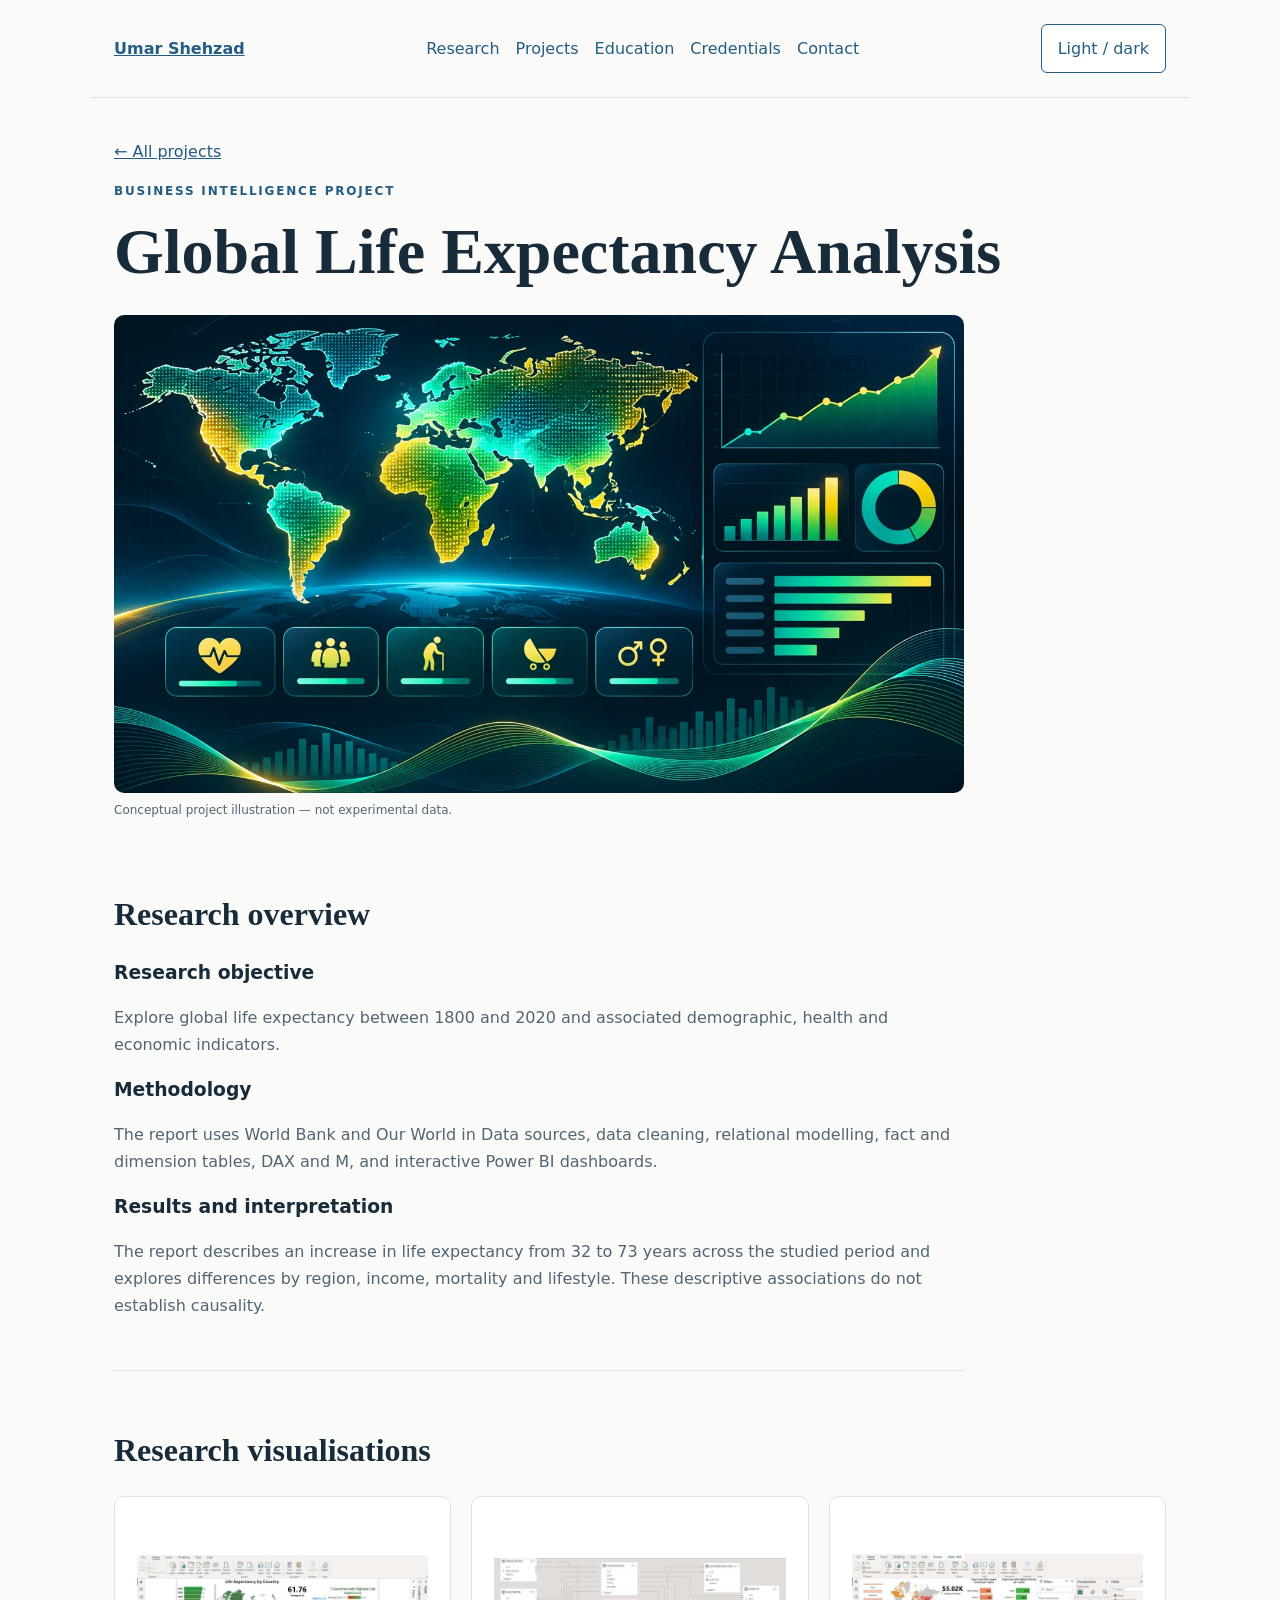
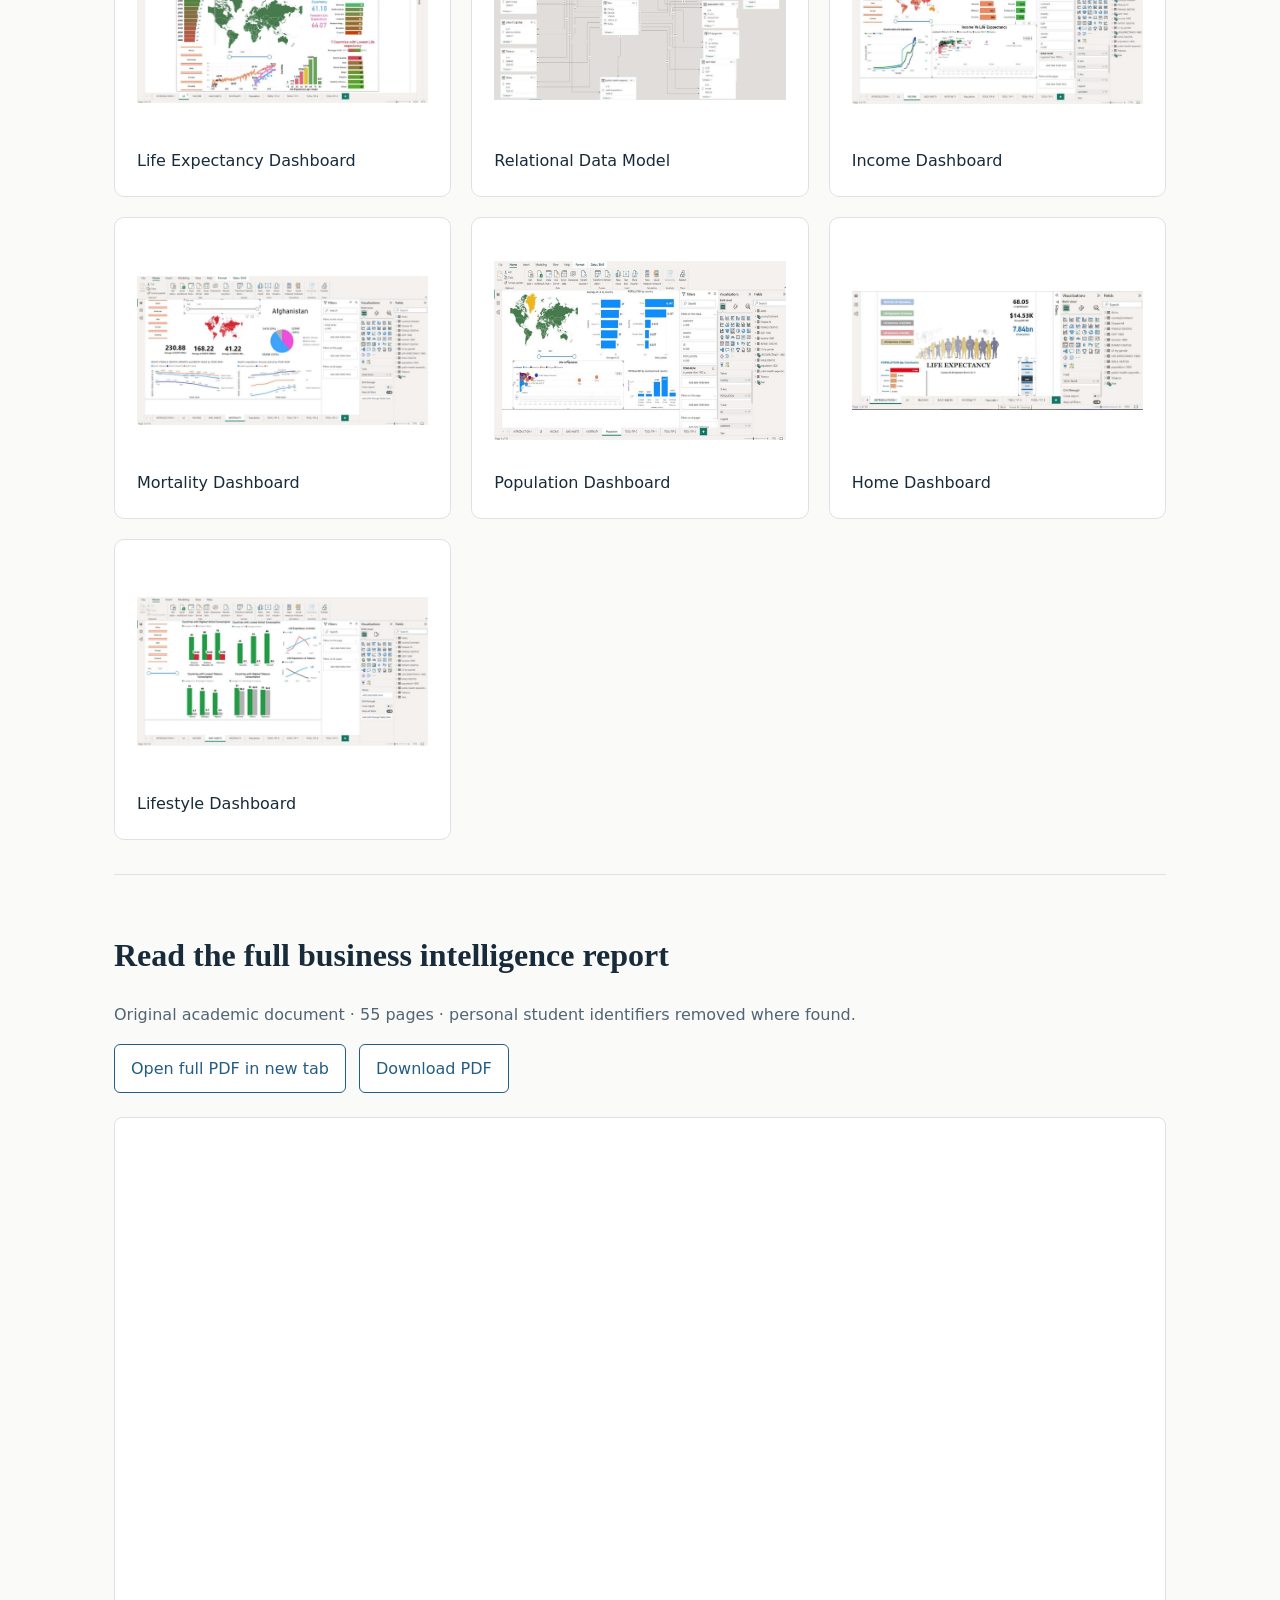
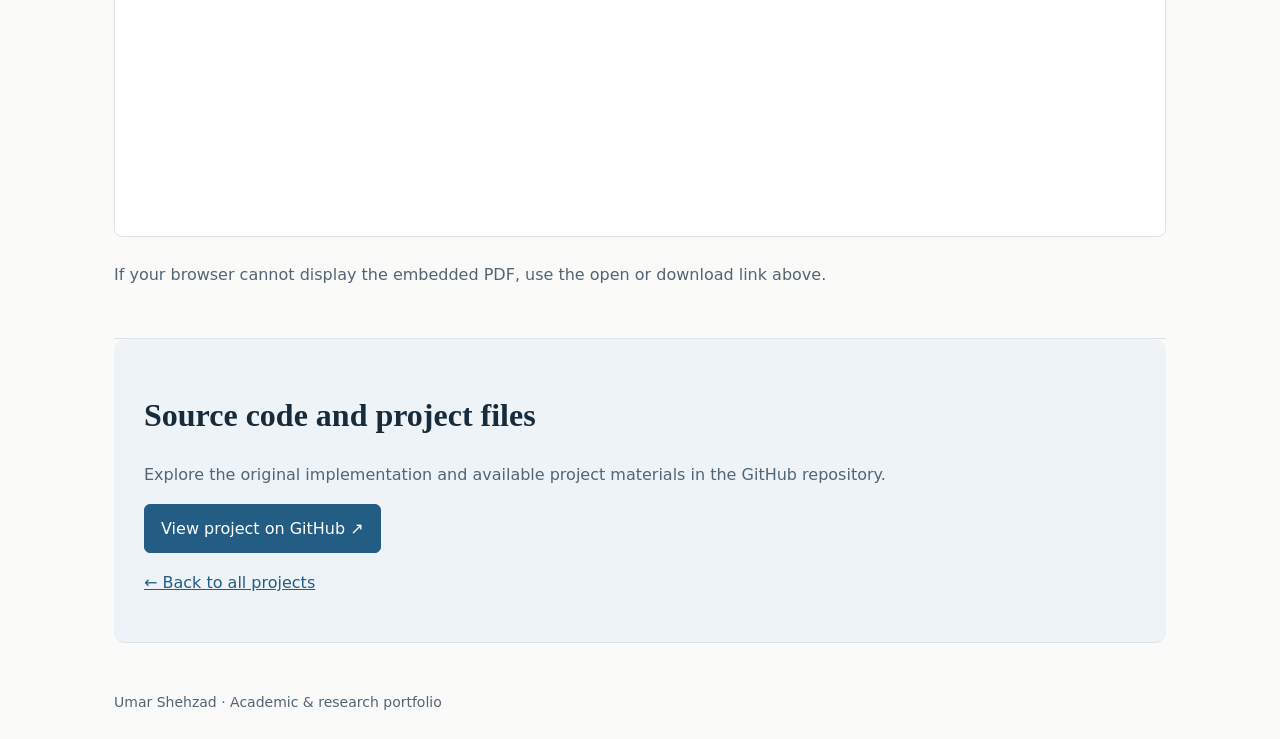
<file: life.html>
<!DOCTYPE html>

<html lang="en"><head><meta charset="utf-8"/><meta content="width=device-width,initial-scale=1" name="viewport"/><meta content="Umar Shehzad academic research portfolio" name="description"/><title>Global Life Expectancy Analysis | Umar Shehzad</title><link href="style.css?v=5.1" rel="stylesheet"/><script defer="" src="script.js"></script></head><body><header><a href="index.html"><strong>Umar Shehzad</strong></a><nav aria-label="Main navigation"><a href="index.html#research">Research</a><a href="index.html#projects">Projects</a><a href="index.html#education">Education</a><a href="index.html#credentials">Credentials</a><a href="index.html#contact">Contact</a></nav><button aria-pressed="false" id="theme">Light / dark</button></header><main><p><a href="index.html#projects">← All projects</a></p><div class="eyebrow">Business intelligence project</div><h1>Global Life Expectancy Analysis</h1><figure class="project-hero"><img alt="World map and demographic analytics illustration" height="810" src="assets/covers/life.webp" width="1439"/><figcaption>Conceptual project illustration — not experimental data.</figcaption></figure><section class="report-summary"><h2>Research overview</h2><h3>Research objective</h3><p>Explore global life expectancy between 1800 and 2020 and associated demographic, health and economic indicators.</p><h3>Methodology</h3><p>The report uses World Bank and Our World in Data sources, data cleaning, relational modelling, fact and dimension tables, DAX and M, and interactive Power BI dashboards.</p><h3>Results and interpretation</h3><p>The report describes an increase in life expectancy from 32 to 73 years across the studied period and explores differences by region, income, mortality and lifestyle. These descriptive associations do not establish causality.</p></section><section><h2>Research visualisations</h2><div class="grid gallery"><figure class="card"><a href="assets/life/01_Life_Expectancy_Dashboard.jpg"><img alt="Life Expectancy Dashboard" loading="lazy" src="assets/life/01_Life_Expectancy_Dashboard.jpg"/></a><figcaption>Life Expectancy Dashboard</figcaption></figure><figure class="card"><a href="assets/life/02_Relational_Data_Model.jpg"><img alt="Relational Data Model" loading="lazy" src="assets/life/02_Relational_Data_Model.jpg"/></a><figcaption>Relational Data Model</figcaption></figure><figure class="card"><a href="assets/life/03_Income_Dashboard.jpg"><img alt="Income Dashboard" loading="lazy" src="assets/life/03_Income_Dashboard.jpg"/></a><figcaption>Income Dashboard</figcaption></figure><figure class="card"><a href="assets/life/04_Mortality_Dashboard.jpg"><img alt="Mortality Dashboard" loading="lazy" src="assets/life/04_Mortality_Dashboard.jpg"/></a><figcaption>Mortality Dashboard</figcaption></figure><figure class="card"><a href="assets/life/05_Population_Dashboard.jpg"><img alt="Population Dashboard" loading="lazy" src="assets/life/05_Population_Dashboard.jpg"/></a><figcaption>Population Dashboard</figcaption></figure><figure class="card"><a href="assets/life/06_Home_Dashboard.jpg"><img alt="Home Dashboard" loading="lazy" src="assets/life/06_Home_Dashboard.jpg"/></a><figcaption>Home Dashboard</figcaption></figure><figure class="card"><a href="assets/life/07_Lifestyle_Dashboard.jpg"><img alt="Lifestyle Dashboard" loading="lazy" src="assets/life/07_Lifestyle_Dashboard.jpg"/></a><figcaption>Lifestyle Dashboard</figcaption></figure></div></section><section class="full-report"><h2>Read the full business intelligence report</h2><p>Original academic document · 55 pages · personal student identifiers removed where found.</p><p><a class="button" href="assets/reports/life.pdf" rel="noopener" target="_blank">Open full PDF in new tab</a> <a class="button" download="" href="assets/reports/life.pdf">Download PDF</a></p><iframe class="report-frame" loading="lazy" src="assets/reports/life.pdf#view=FitH" title="Full business intelligence report PDF"></iframe><p>If your browser cannot display the embedded PDF, use the open or download link above.</p></section><section class="featured"><h2>Source code and project files</h2><p>Explore the original implementation and available project materials in the GitHub repository.</p><a class="button primary" href="https://github.com/OmerShehzad/Life-Expectancy-Dashboard-and-analysis-using-Power-BI" rel="noopener" target="_blank">View project on GitHub ↗</a><p><a href="index.html#projects">← Back to all projects</a></p></section></main><footer>Umar Shehzad · Academic &amp; research portfolio</footer></body></html>
</file>
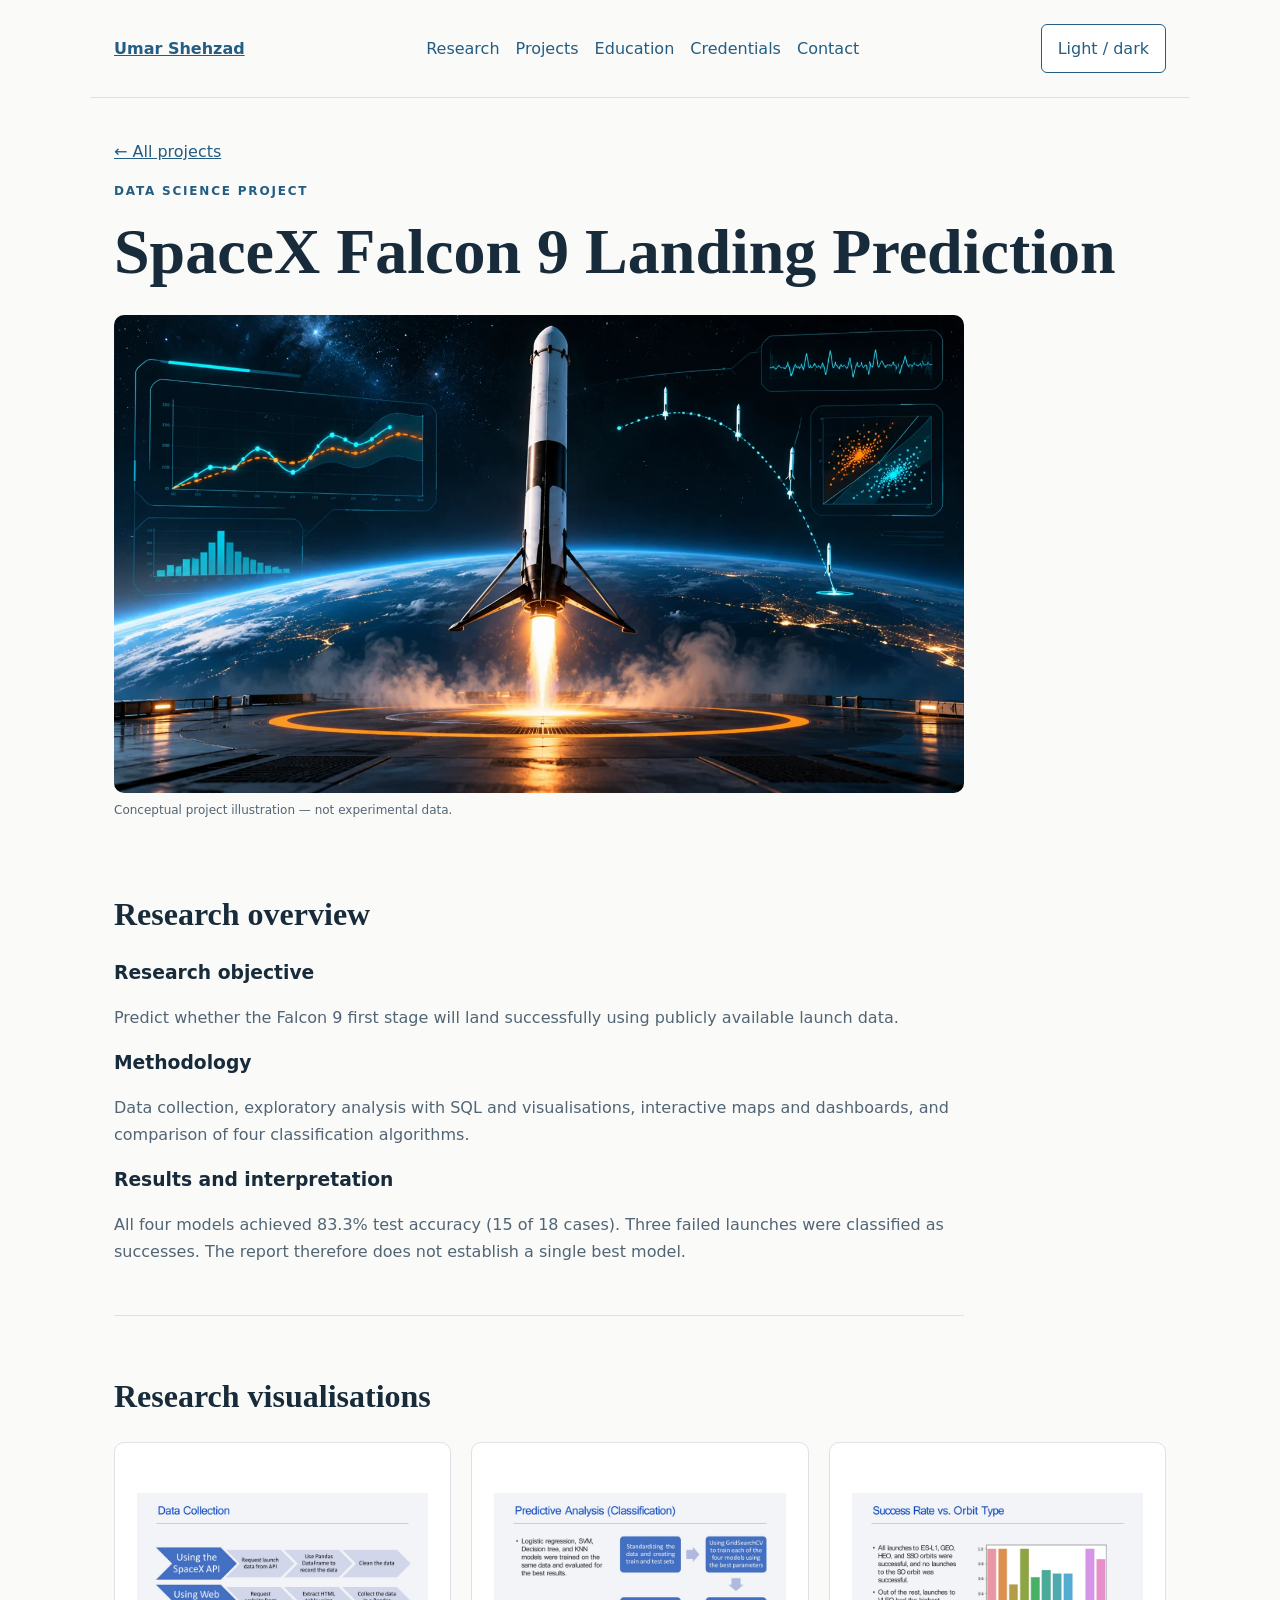
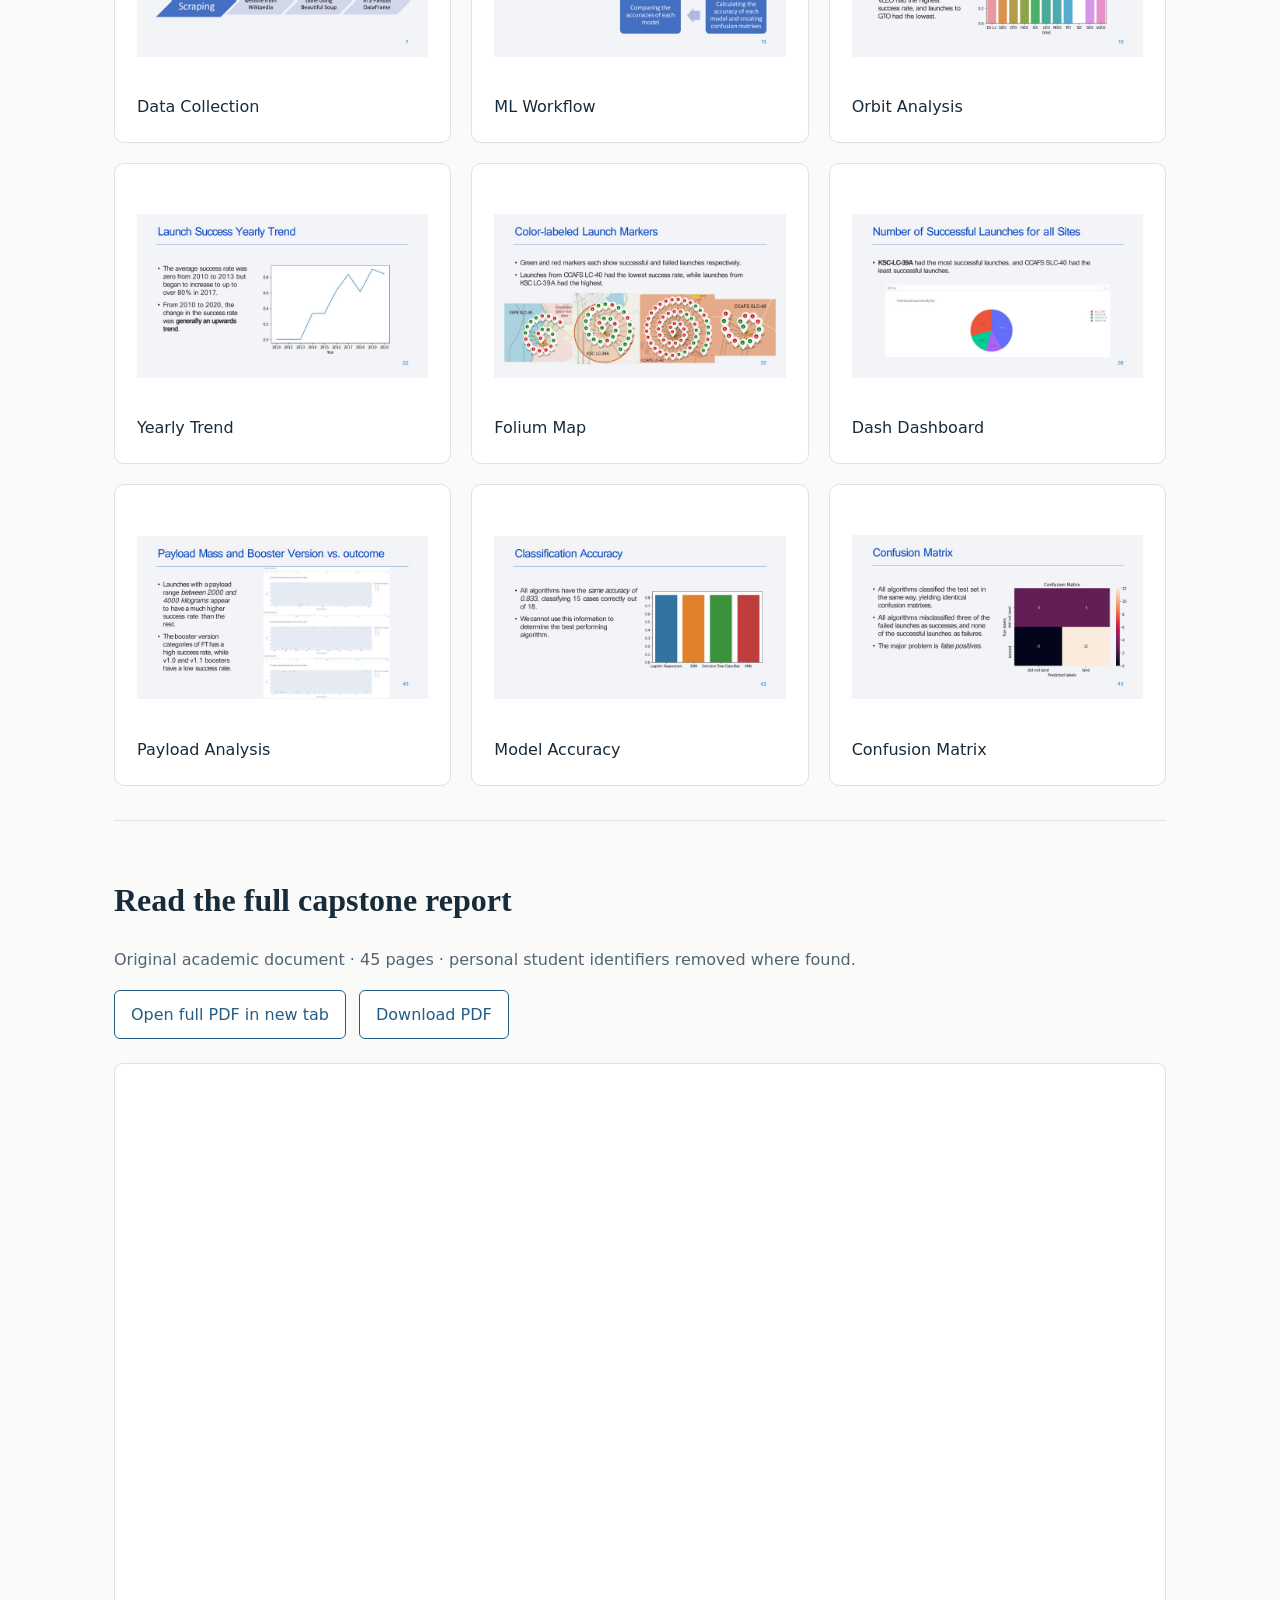
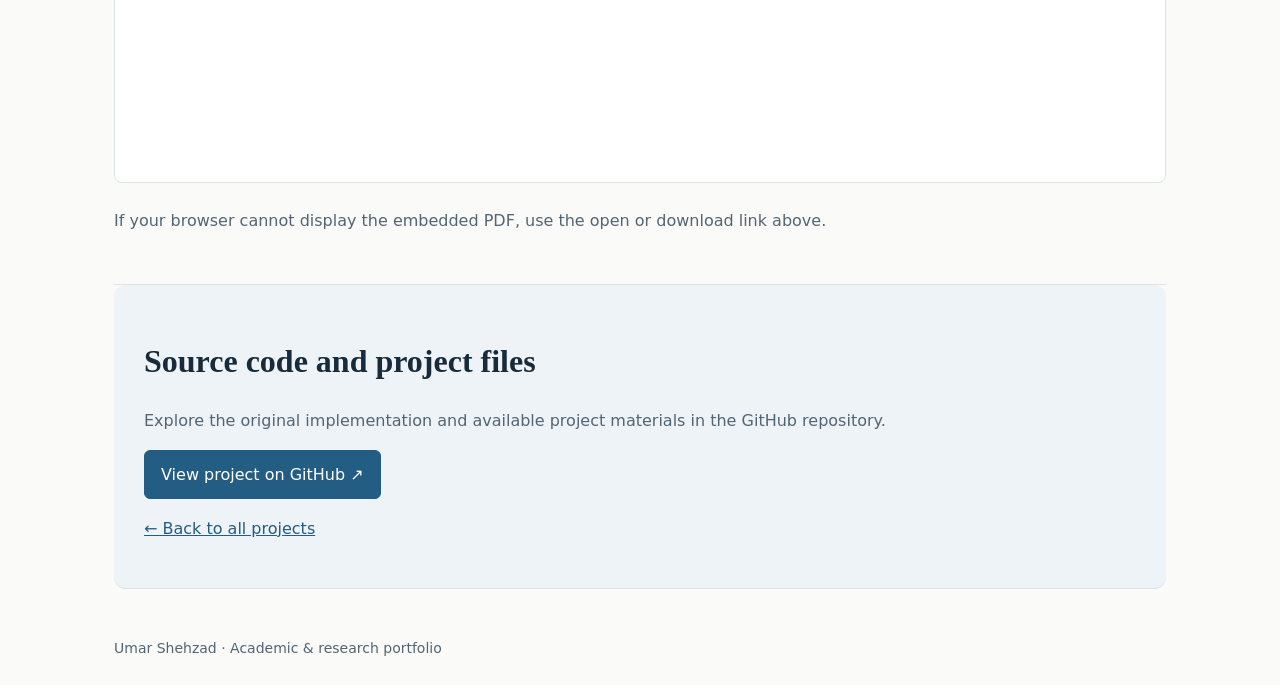
<file: spacex.html>
<!DOCTYPE html>

<html lang="en"><head><meta charset="utf-8"/><meta content="width=device-width,initial-scale=1" name="viewport"/><meta content="Umar Shehzad academic research portfolio" name="description"/><title>SpaceX Falcon 9 Landing Prediction | Umar Shehzad</title><link href="style.css?v=5.1" rel="stylesheet"/><script defer="" src="script.js"></script></head><body><header><a href="index.html"><strong>Umar Shehzad</strong></a><nav aria-label="Main navigation"><a href="index.html#research">Research</a><a href="index.html#projects">Projects</a><a href="index.html#education">Education</a><a href="index.html#credentials">Credentials</a><a href="index.html#contact">Contact</a></nav><button aria-pressed="false" id="theme">Light / dark</button></header><main><p><a href="index.html#projects">← All projects</a></p><div class="eyebrow">Data science project</div><h1>SpaceX Falcon 9 Landing Prediction</h1><figure class="project-hero"><img alt="Falcon 9 booster landing and predictive analytics illustration" height="810" src="assets/covers/spacex.webp" width="1439"/><figcaption>Conceptual project illustration — not experimental data.</figcaption></figure><section class="report-summary"><h2>Research overview</h2><h3>Research objective</h3><p>Predict whether the Falcon 9 first stage will land successfully using publicly available launch data.</p><h3>Methodology</h3><p>Data collection, exploratory analysis with SQL and visualisations, interactive maps and dashboards, and comparison of four classification algorithms.</p><h3>Results and interpretation</h3><p>All four models achieved 83.3% test accuracy (15 of 18 cases). Three failed launches were classified as successes. The report therefore does not establish a single best model.</p></section><section><h2>Research visualisations</h2><div class="grid gallery"><figure class="card"><a href="assets/spacex/01_Data_Collection.jpg"><img alt="Data Collection" loading="lazy" src="assets/spacex/01_Data_Collection.jpg"/></a><figcaption>Data Collection</figcaption></figure><figure class="card"><a href="assets/spacex/02_ML_Workflow.jpg"><img alt="ML Workflow" loading="lazy" src="assets/spacex/02_ML_Workflow.jpg"/></a><figcaption>ML Workflow</figcaption></figure><figure class="card"><a href="assets/spacex/03_Orbit_Analysis.jpg"><img alt="Orbit Analysis" loading="lazy" src="assets/spacex/03_Orbit_Analysis.jpg"/></a><figcaption>Orbit Analysis</figcaption></figure><figure class="card"><a href="assets/spacex/04_Yearly_Trend.jpg"><img alt="Yearly Trend" loading="lazy" src="assets/spacex/04_Yearly_Trend.jpg"/></a><figcaption>Yearly Trend</figcaption></figure><figure class="card"><a href="assets/spacex/05_Folium_Map.jpg"><img alt="Folium Map" loading="lazy" src="assets/spacex/05_Folium_Map.jpg"/></a><figcaption>Folium Map</figcaption></figure><figure class="card"><a href="assets/spacex/06_Dash_Dashboard.jpg"><img alt="Dash Dashboard" loading="lazy" src="assets/spacex/06_Dash_Dashboard.jpg"/></a><figcaption>Dash Dashboard</figcaption></figure><figure class="card"><a href="assets/spacex/07_Payload_Analysis.jpg"><img alt="Payload Analysis" loading="lazy" src="assets/spacex/07_Payload_Analysis.jpg"/></a><figcaption>Payload Analysis</figcaption></figure><figure class="card"><a href="assets/spacex/08_Model_Accuracy.jpg"><img alt="Model Accuracy" loading="lazy" src="assets/spacex/08_Model_Accuracy.jpg"/></a><figcaption>Model Accuracy</figcaption></figure><figure class="card"><a href="assets/spacex/09_Confusion_Matrix.jpg"><img alt="Confusion Matrix" loading="lazy" src="assets/spacex/09_Confusion_Matrix.jpg"/></a><figcaption>Confusion Matrix</figcaption></figure></div></section><section class="full-report"><h2>Read the full capstone report</h2><p>Original academic document · 45 pages · personal student identifiers removed where found.</p><p><a class="button" href="assets/reports/spacex.pdf" rel="noopener" target="_blank">Open full PDF in new tab</a> <a class="button" download="" href="assets/reports/spacex.pdf">Download PDF</a></p><iframe class="report-frame" loading="lazy" src="assets/reports/spacex.pdf#view=FitH" title="Full capstone report PDF"></iframe><p>If your browser cannot display the embedded PDF, use the open or download link above.</p></section><section class="featured"><h2>Source code and project files</h2><p>Explore the original implementation and available project materials in the GitHub repository.</p><a class="button primary" href="https://github.com/OmerShehzad/Predict-if-Spacex-Falcon-9-first-stage-will-land-successfully" rel="noopener" target="_blank">View project on GitHub ↗</a><p><a href="index.html#projects">← Back to all projects</a></p></section></main><footer>Umar Shehzad · Academic &amp; research portfolio</footer></body></html>
</file>
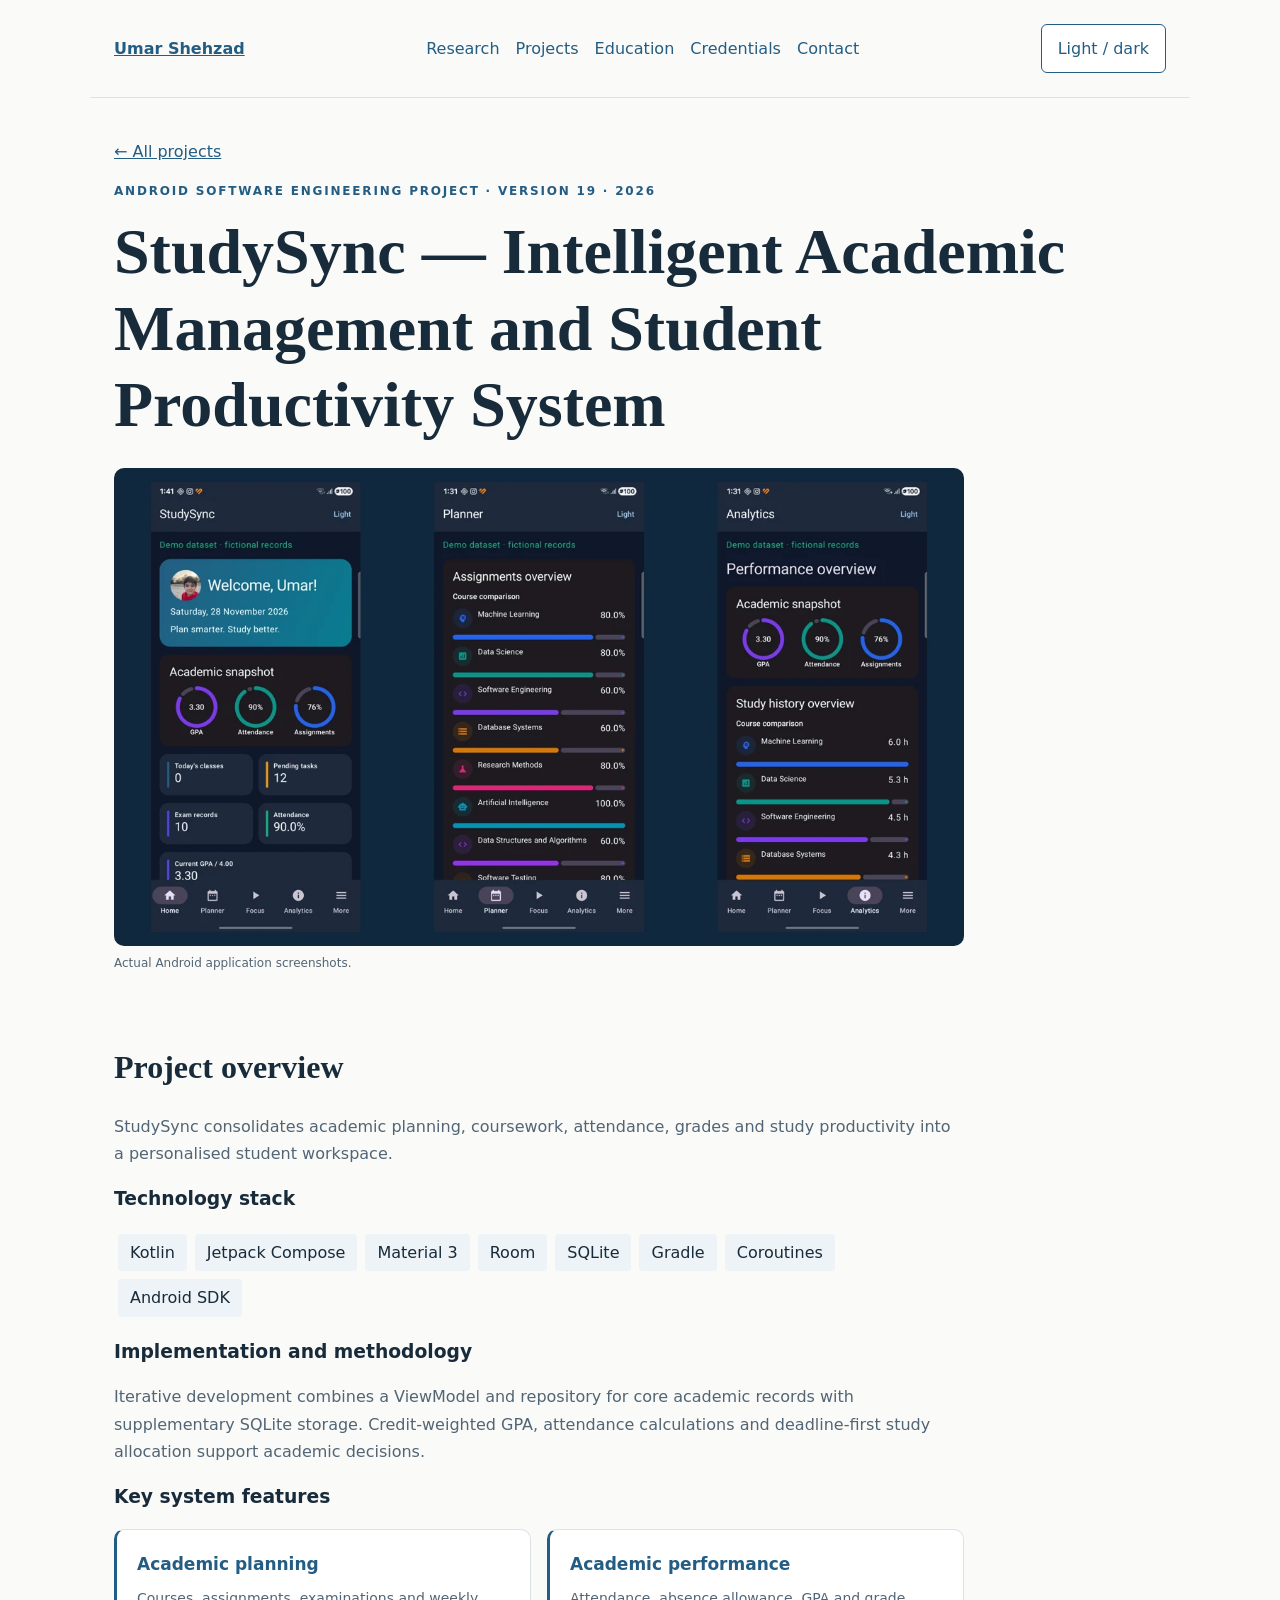
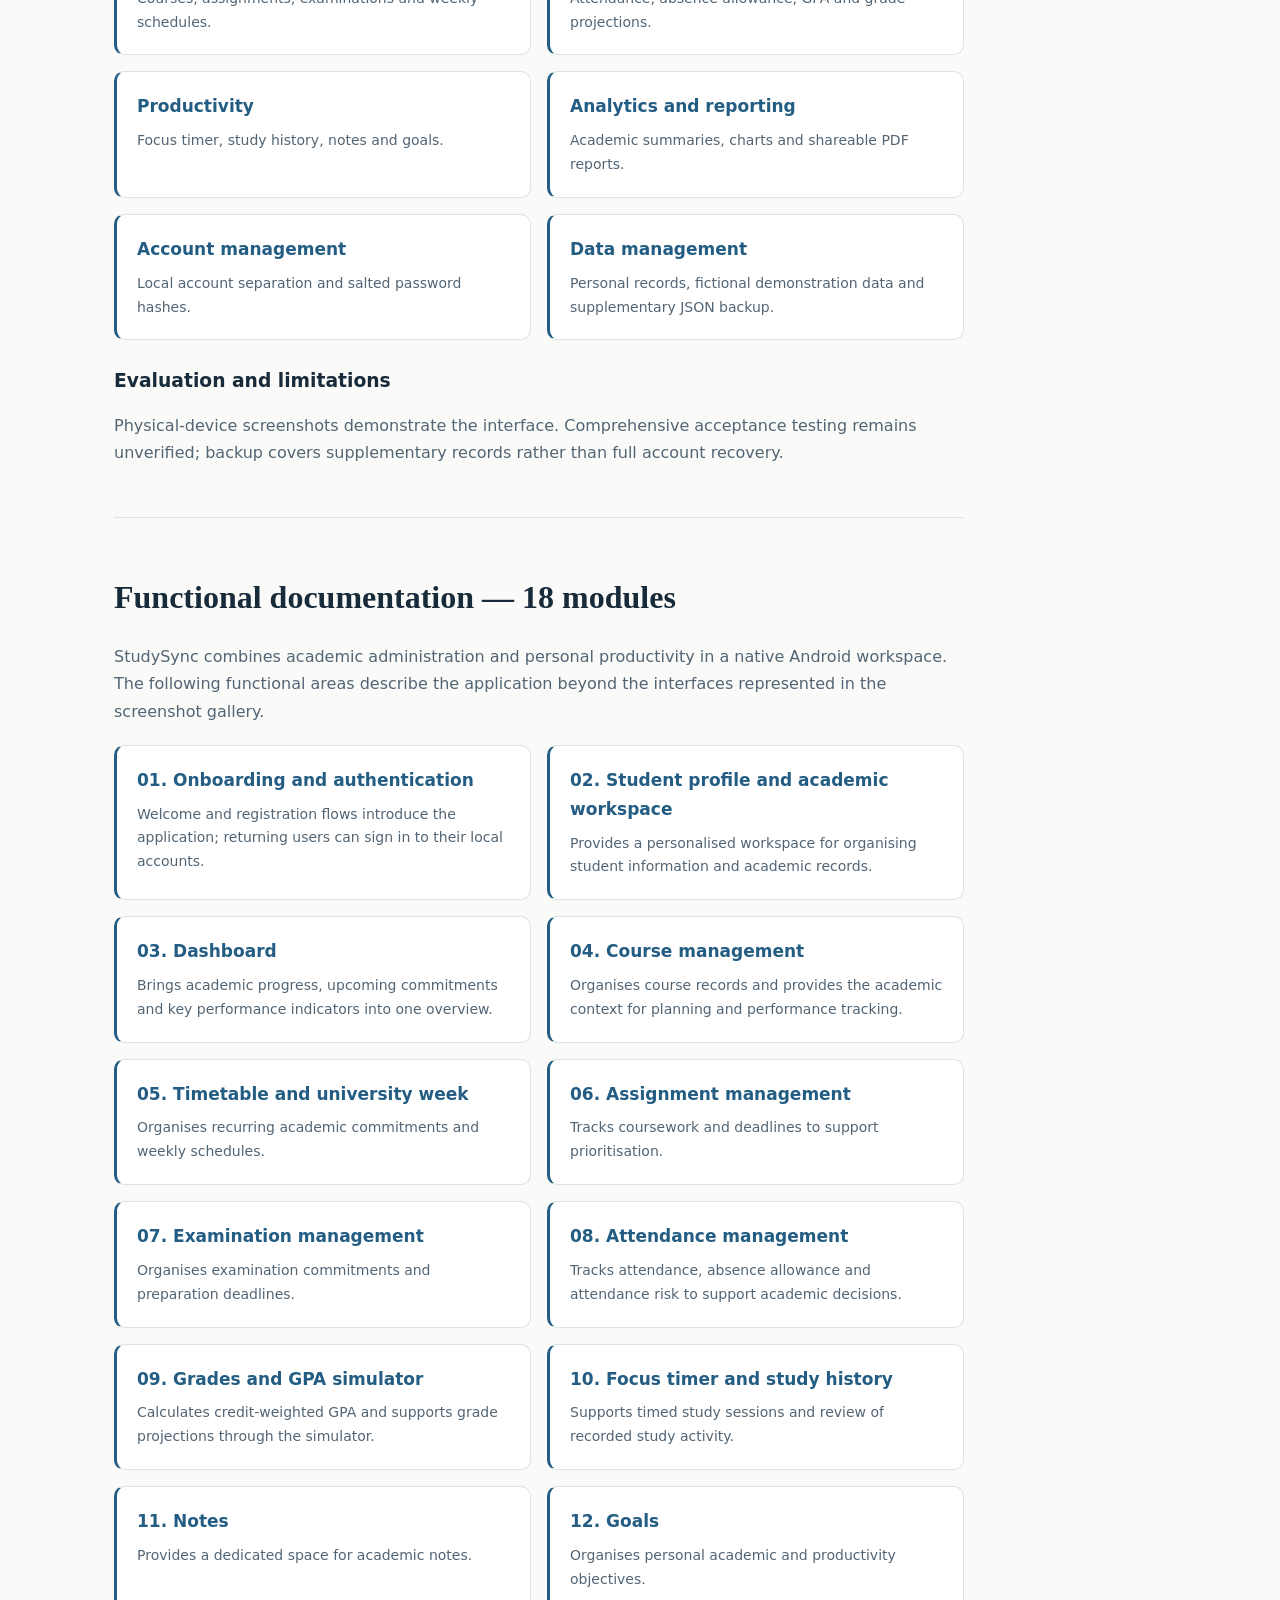
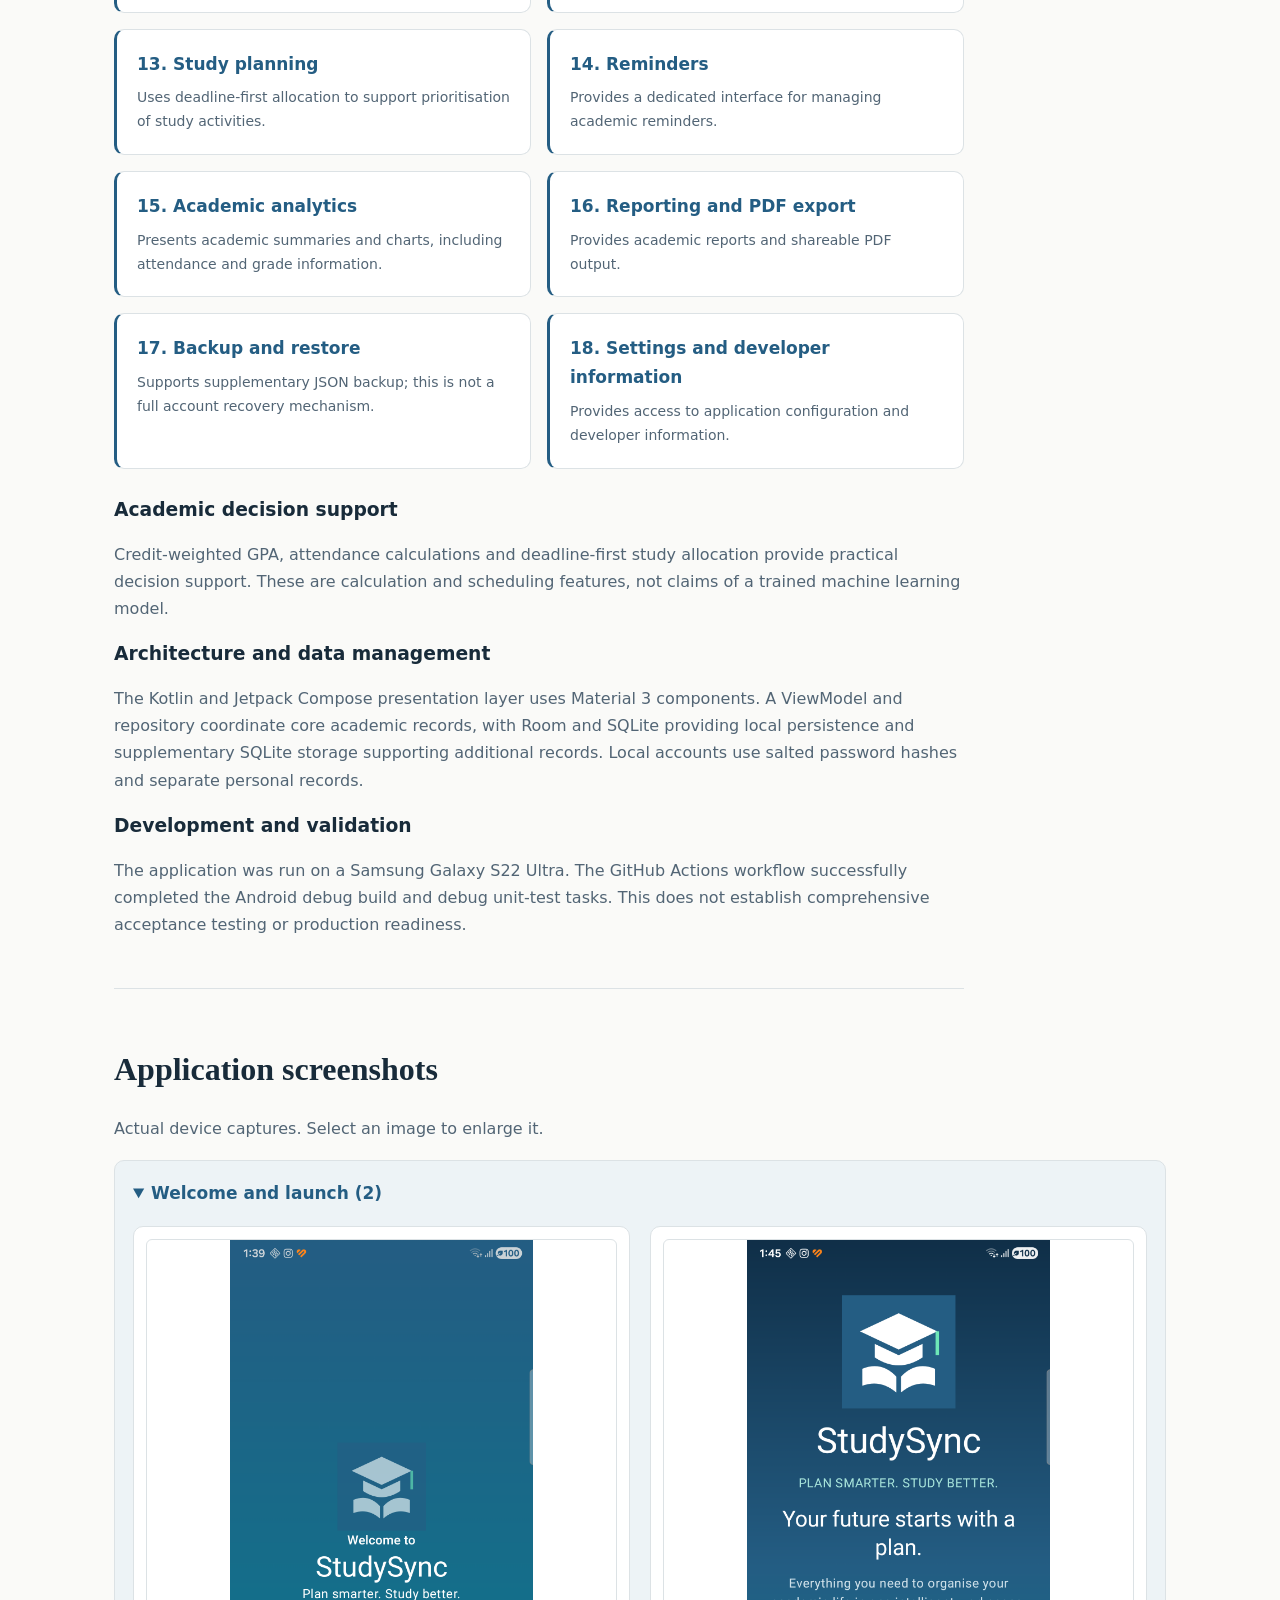
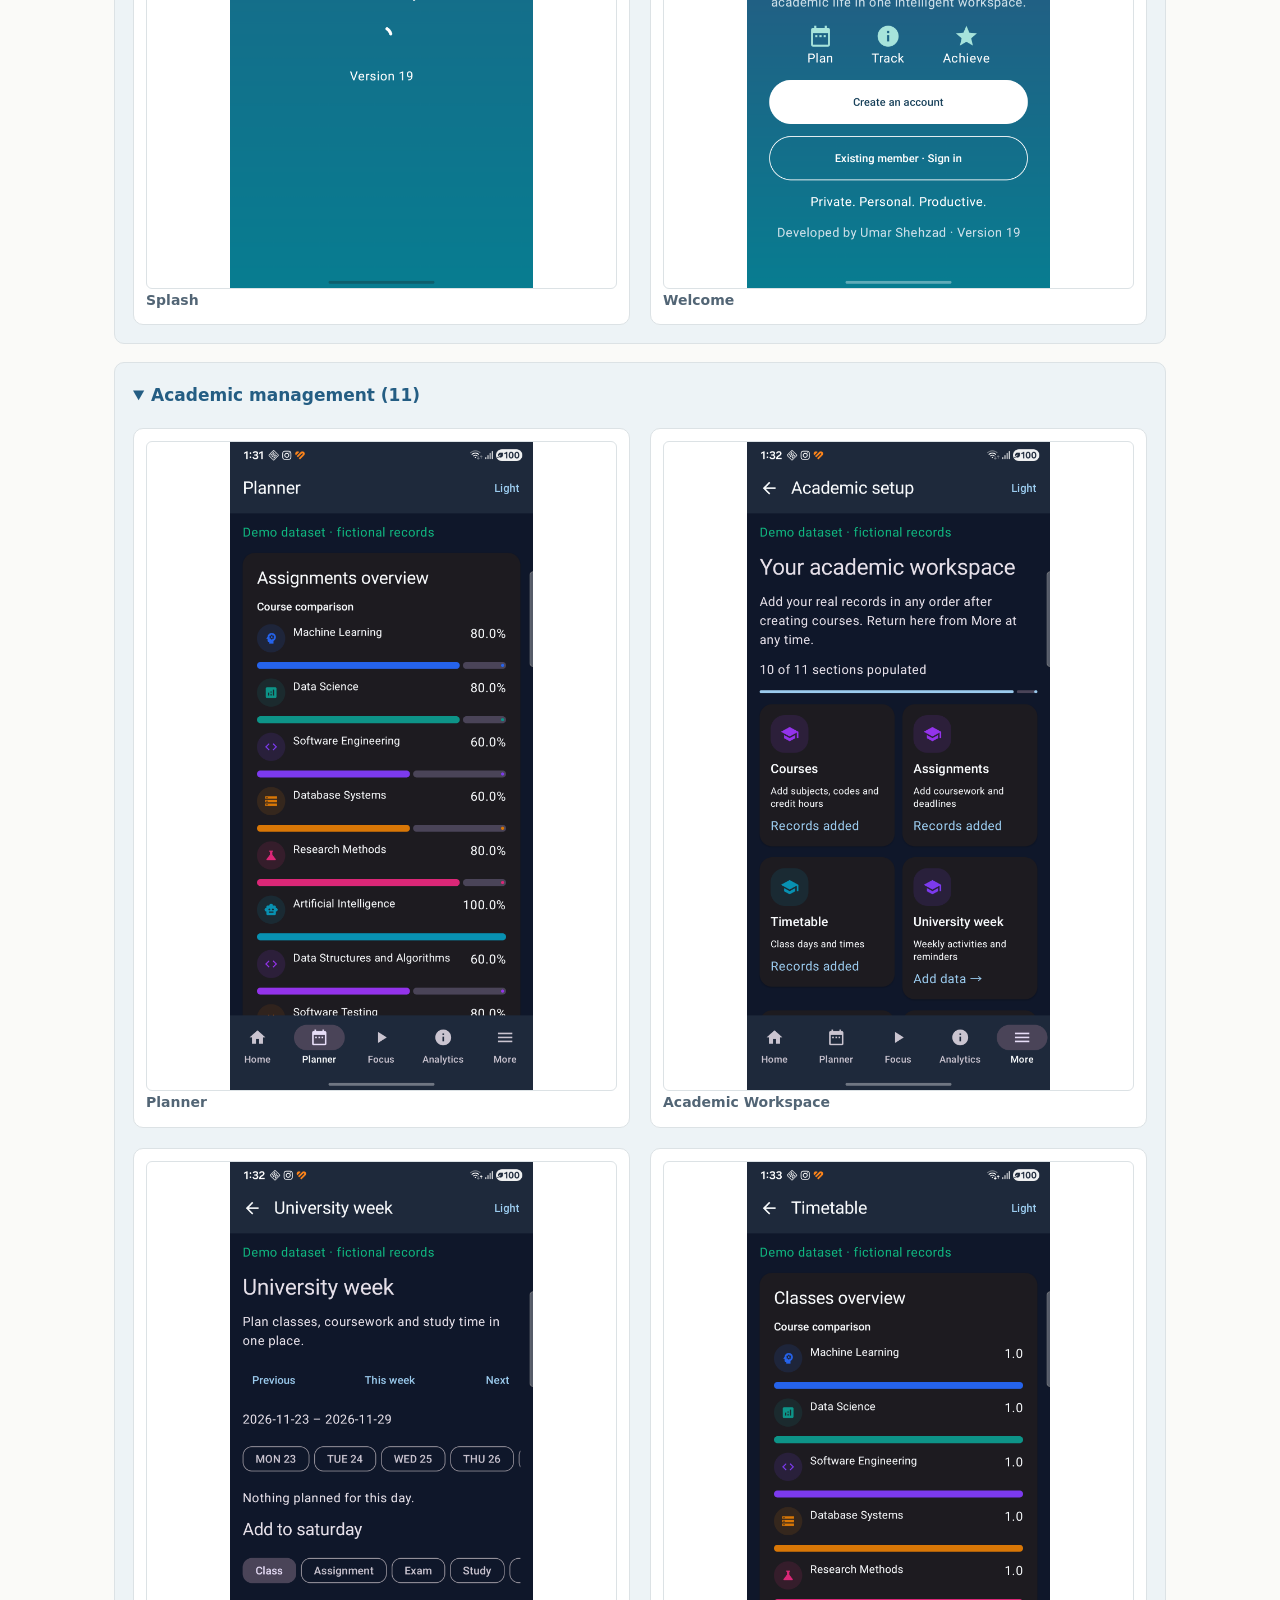
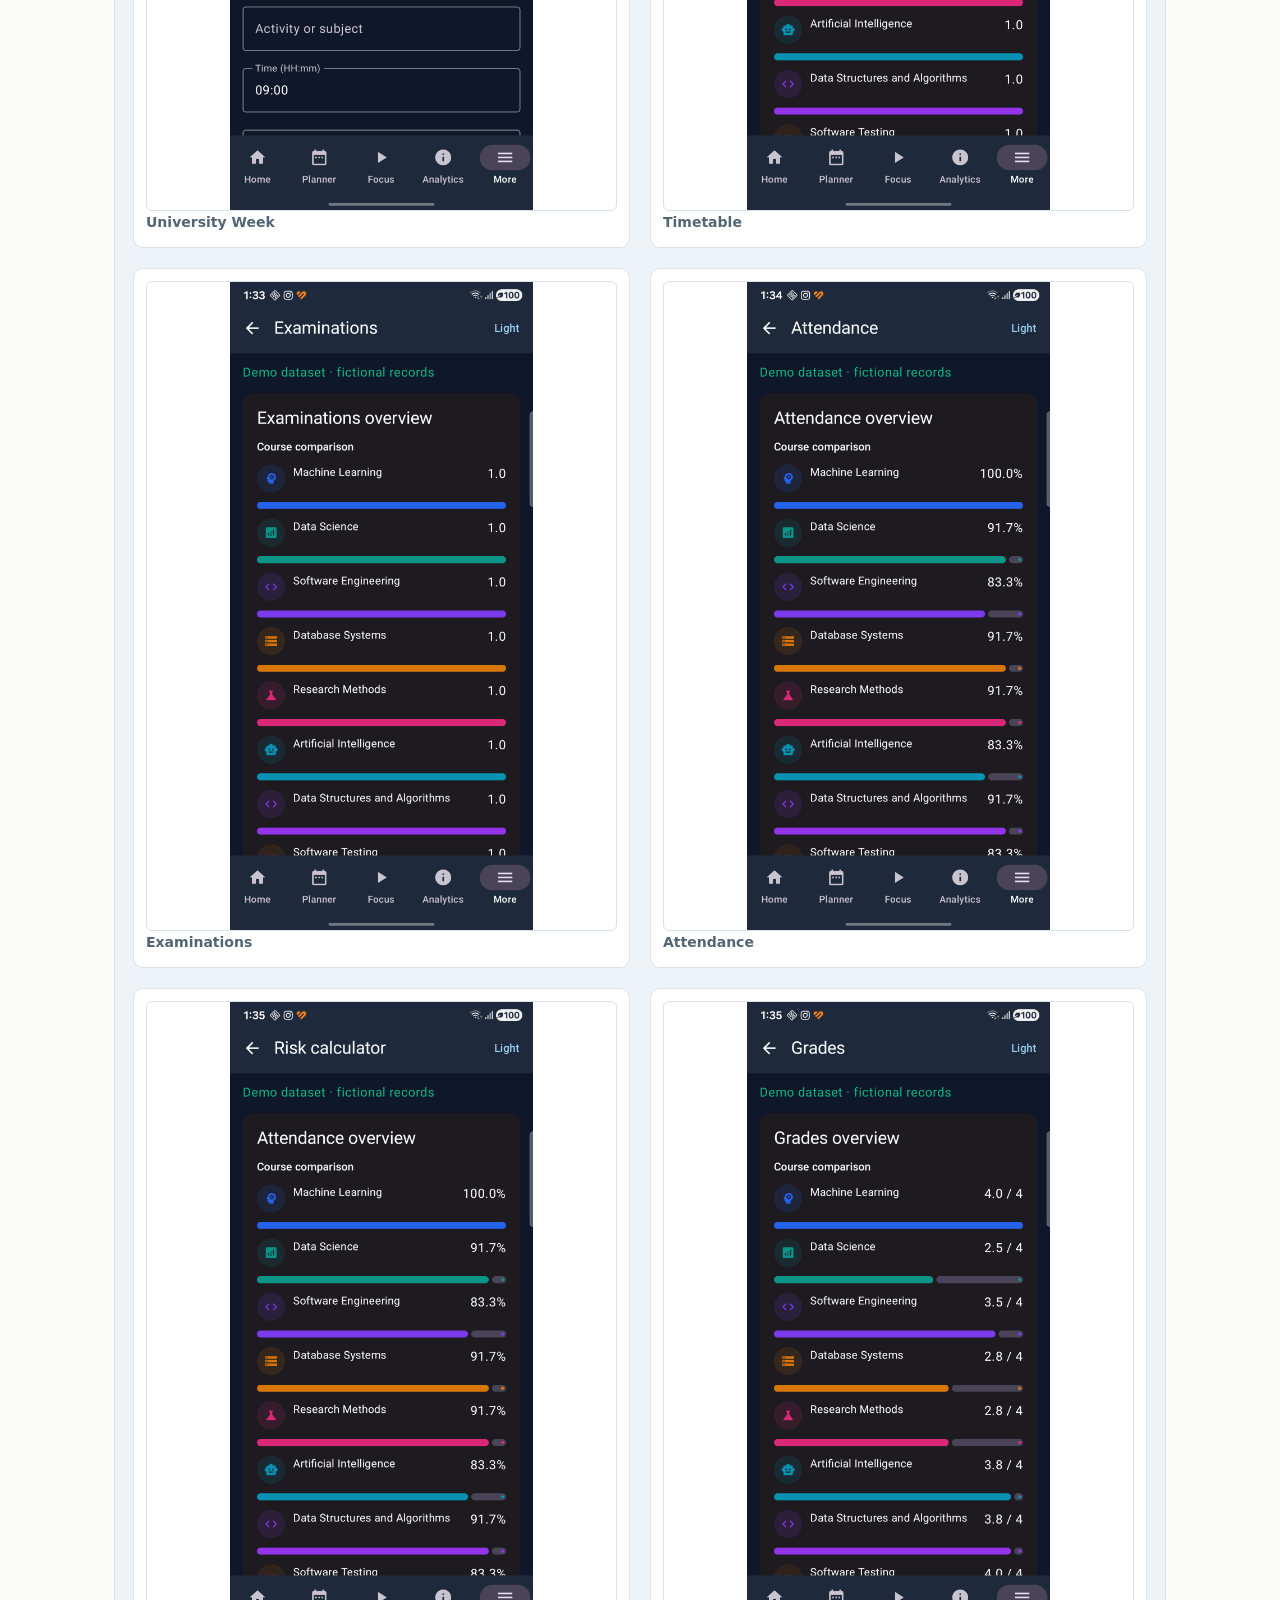
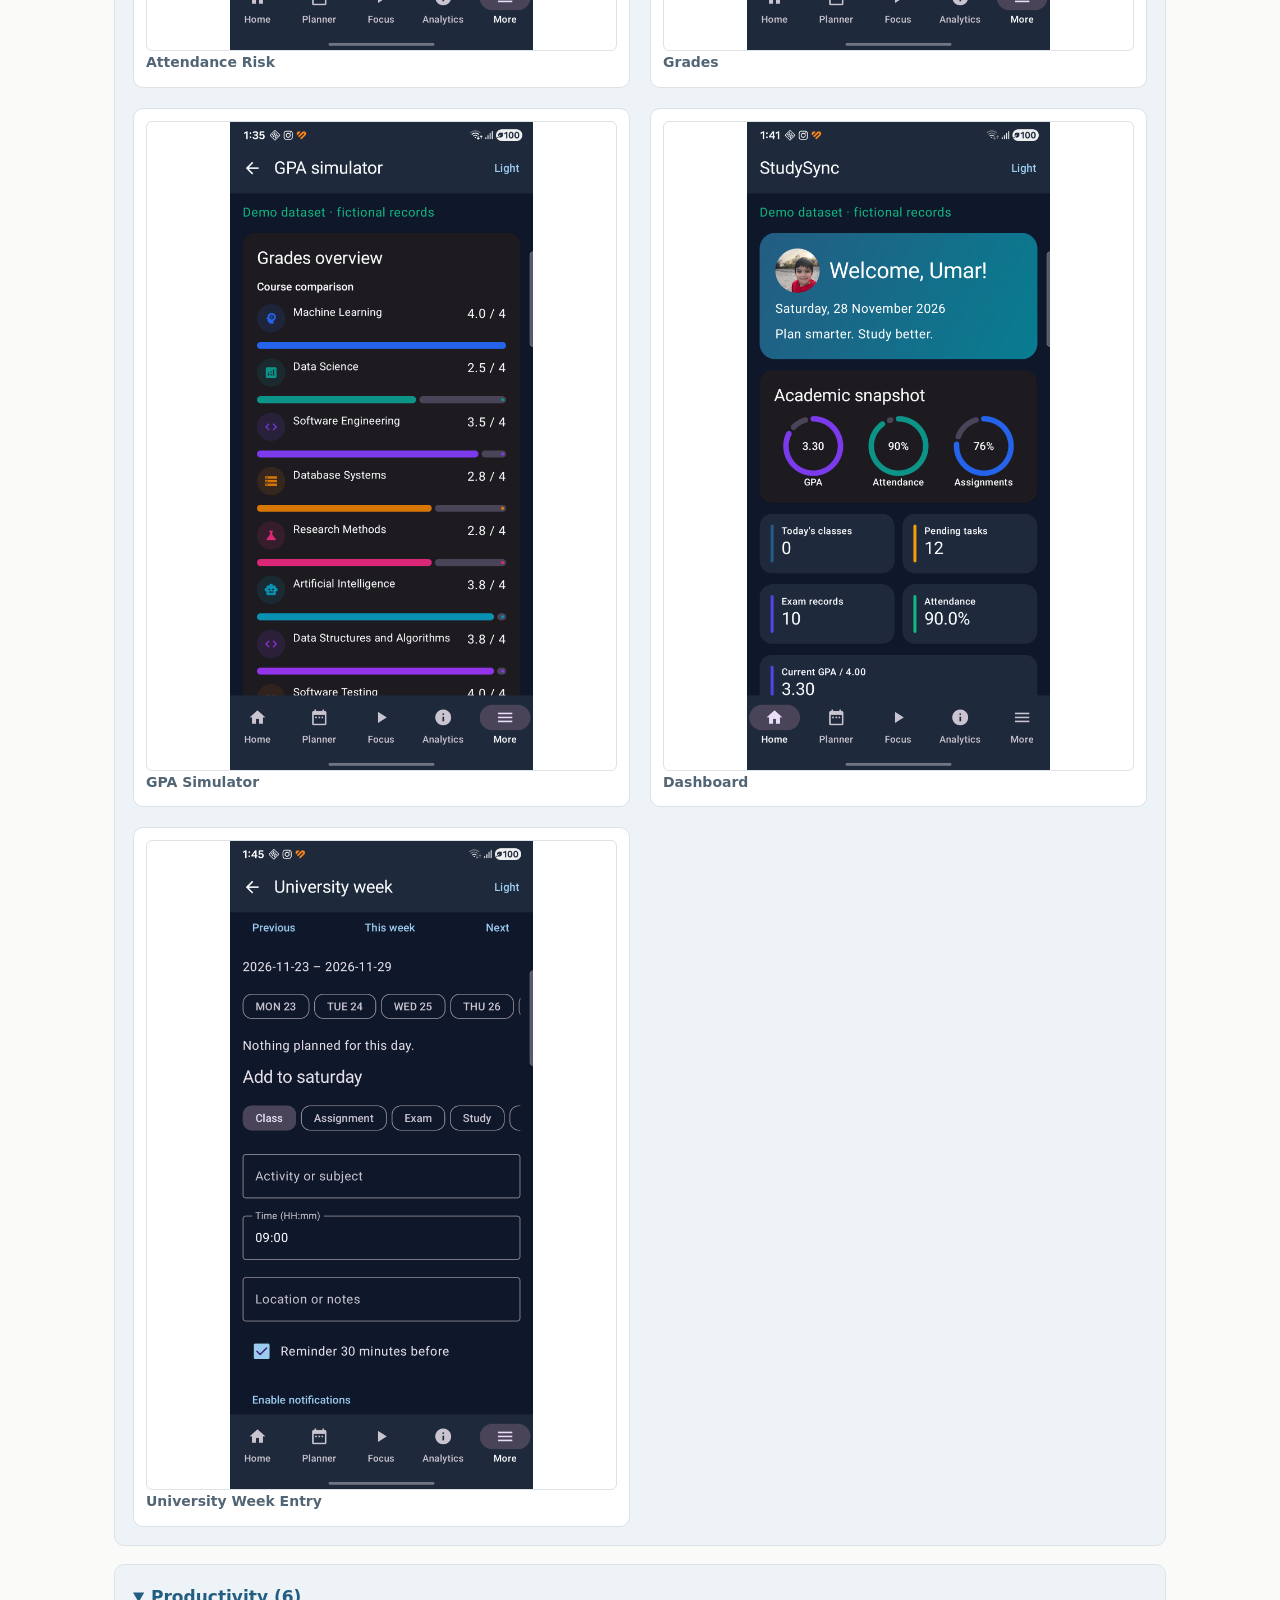
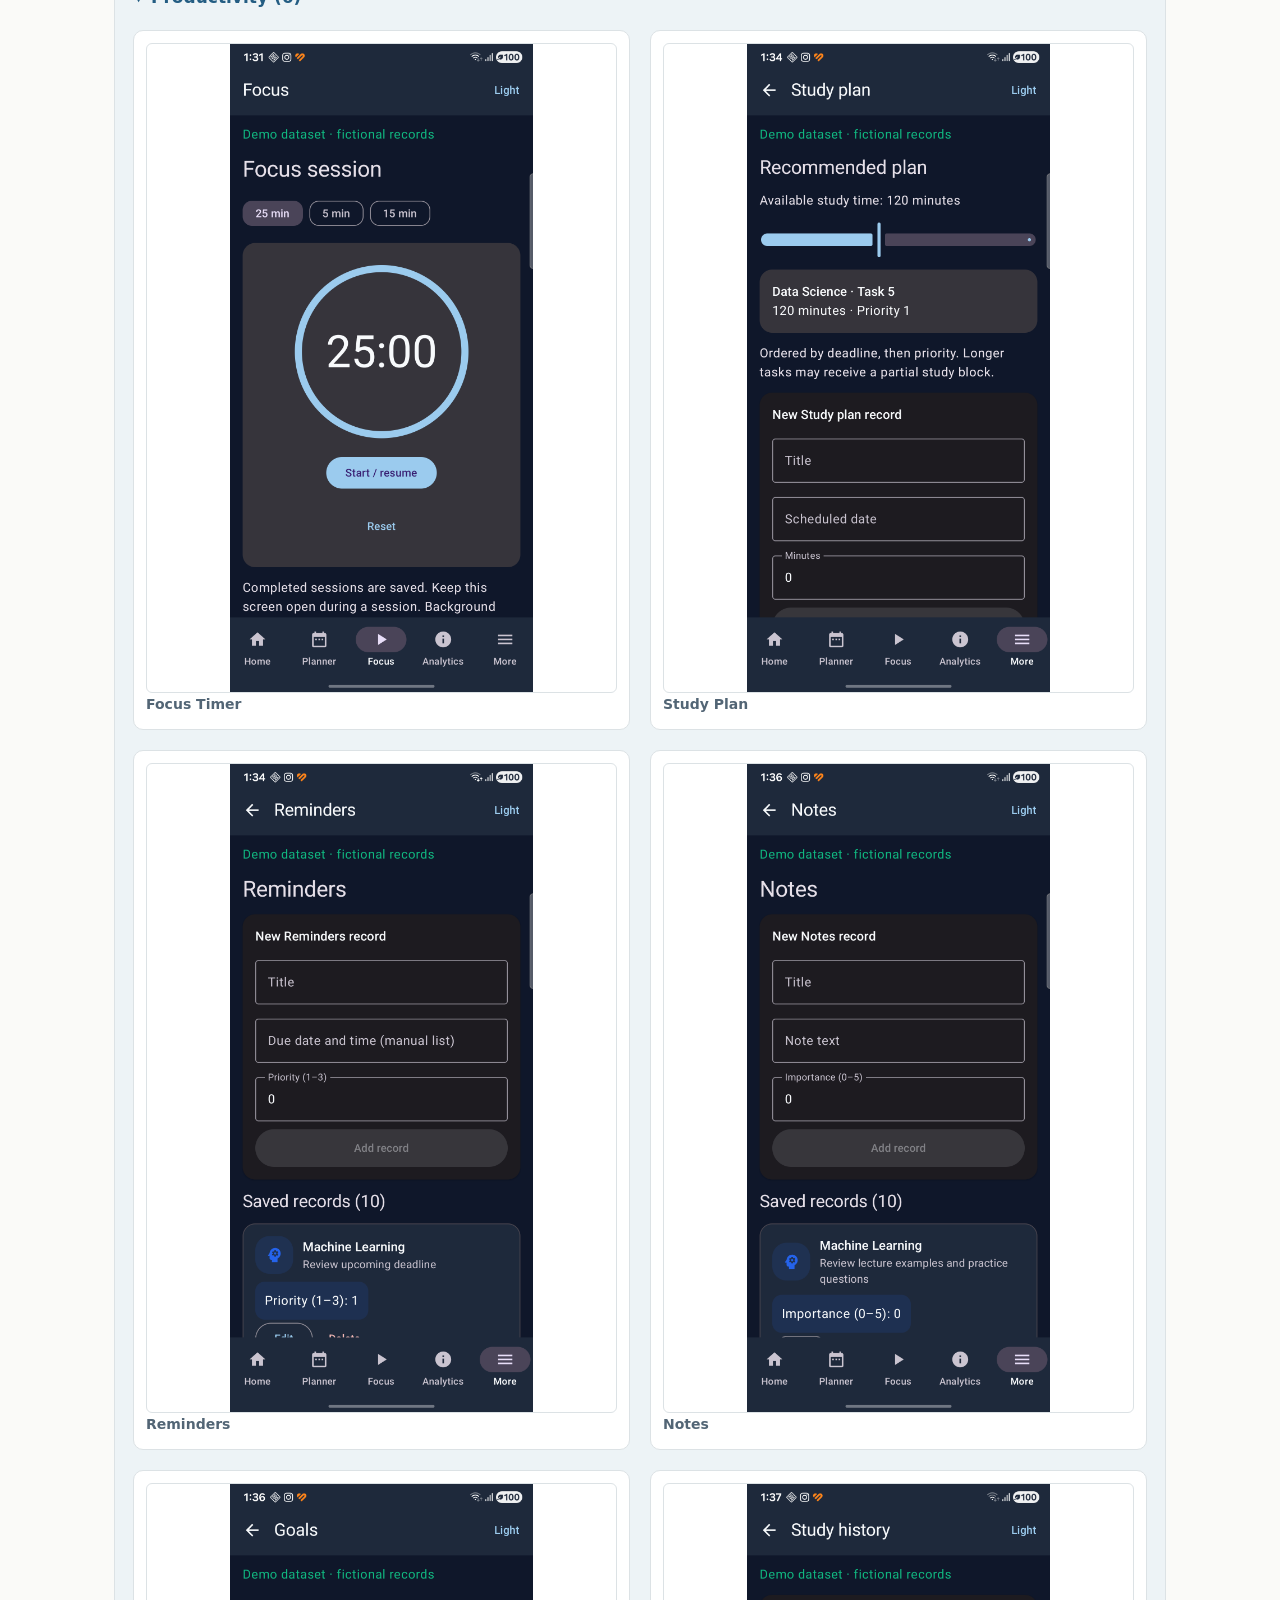
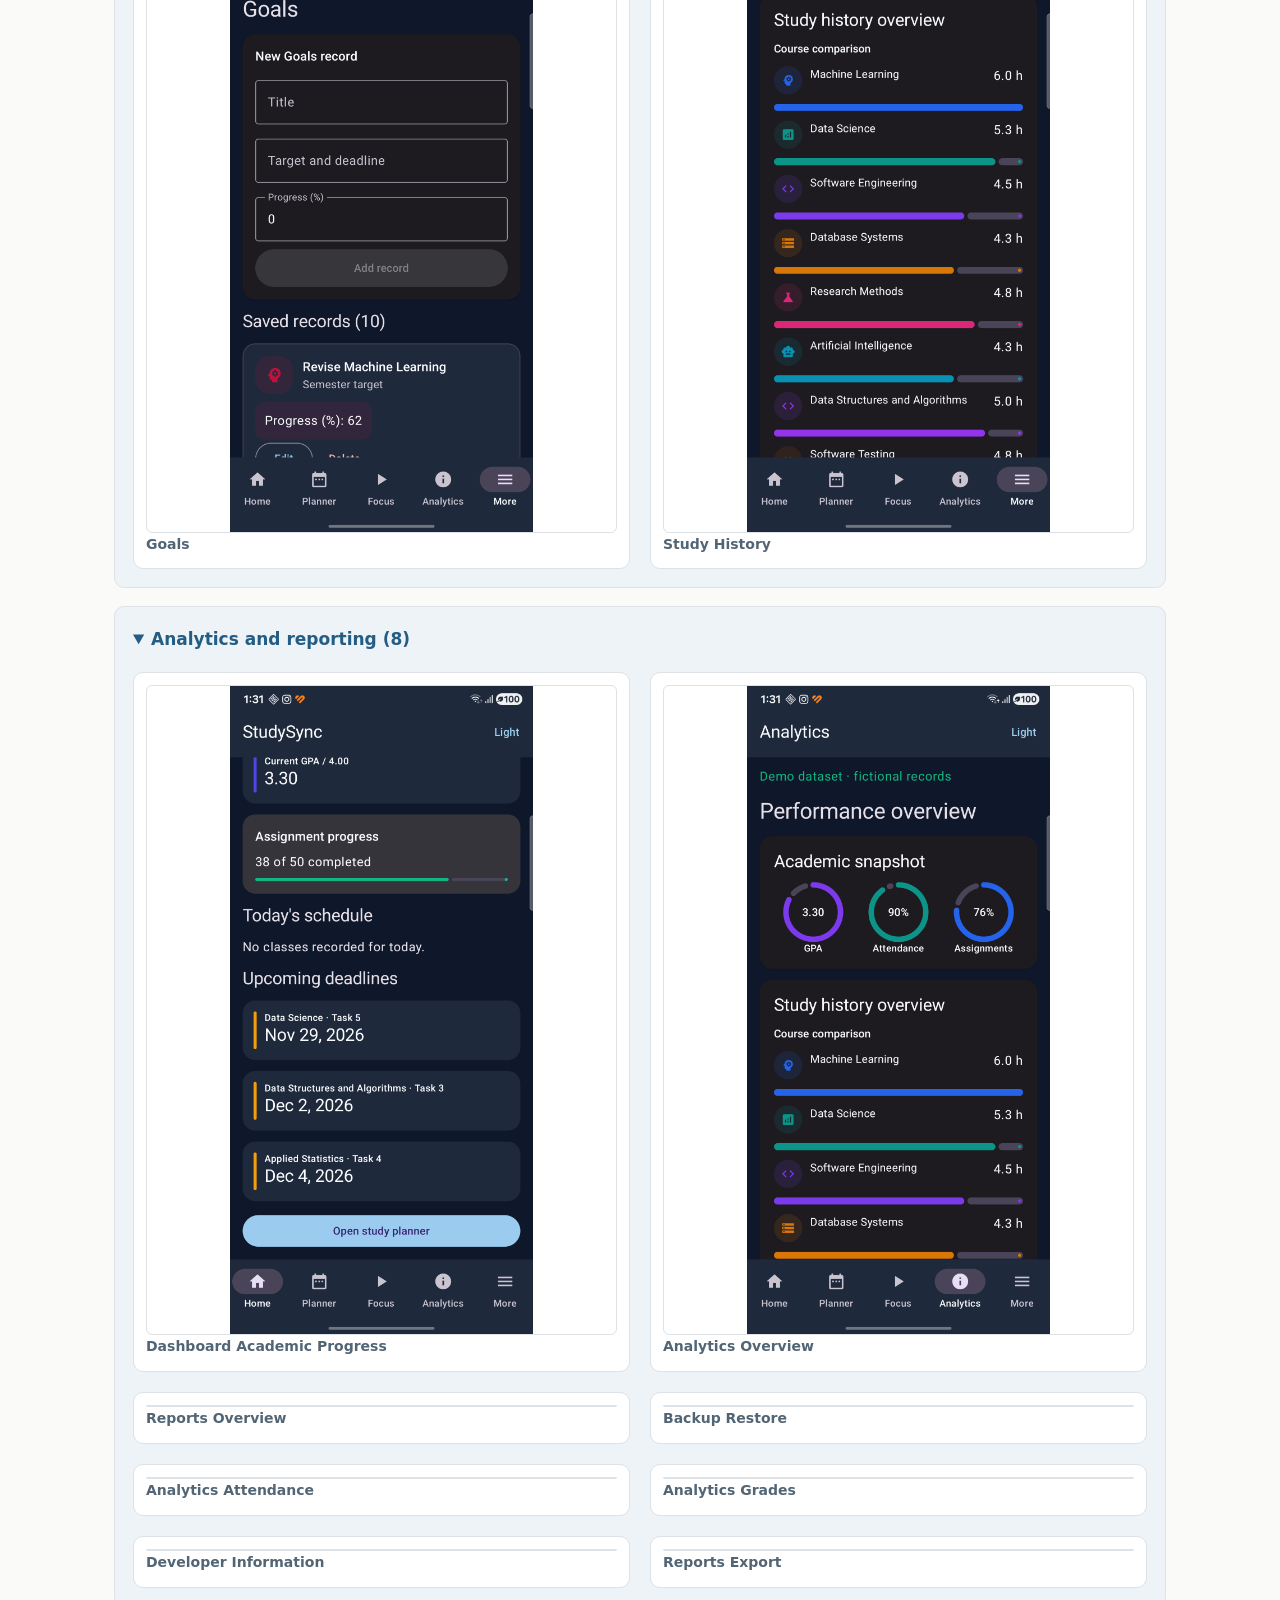
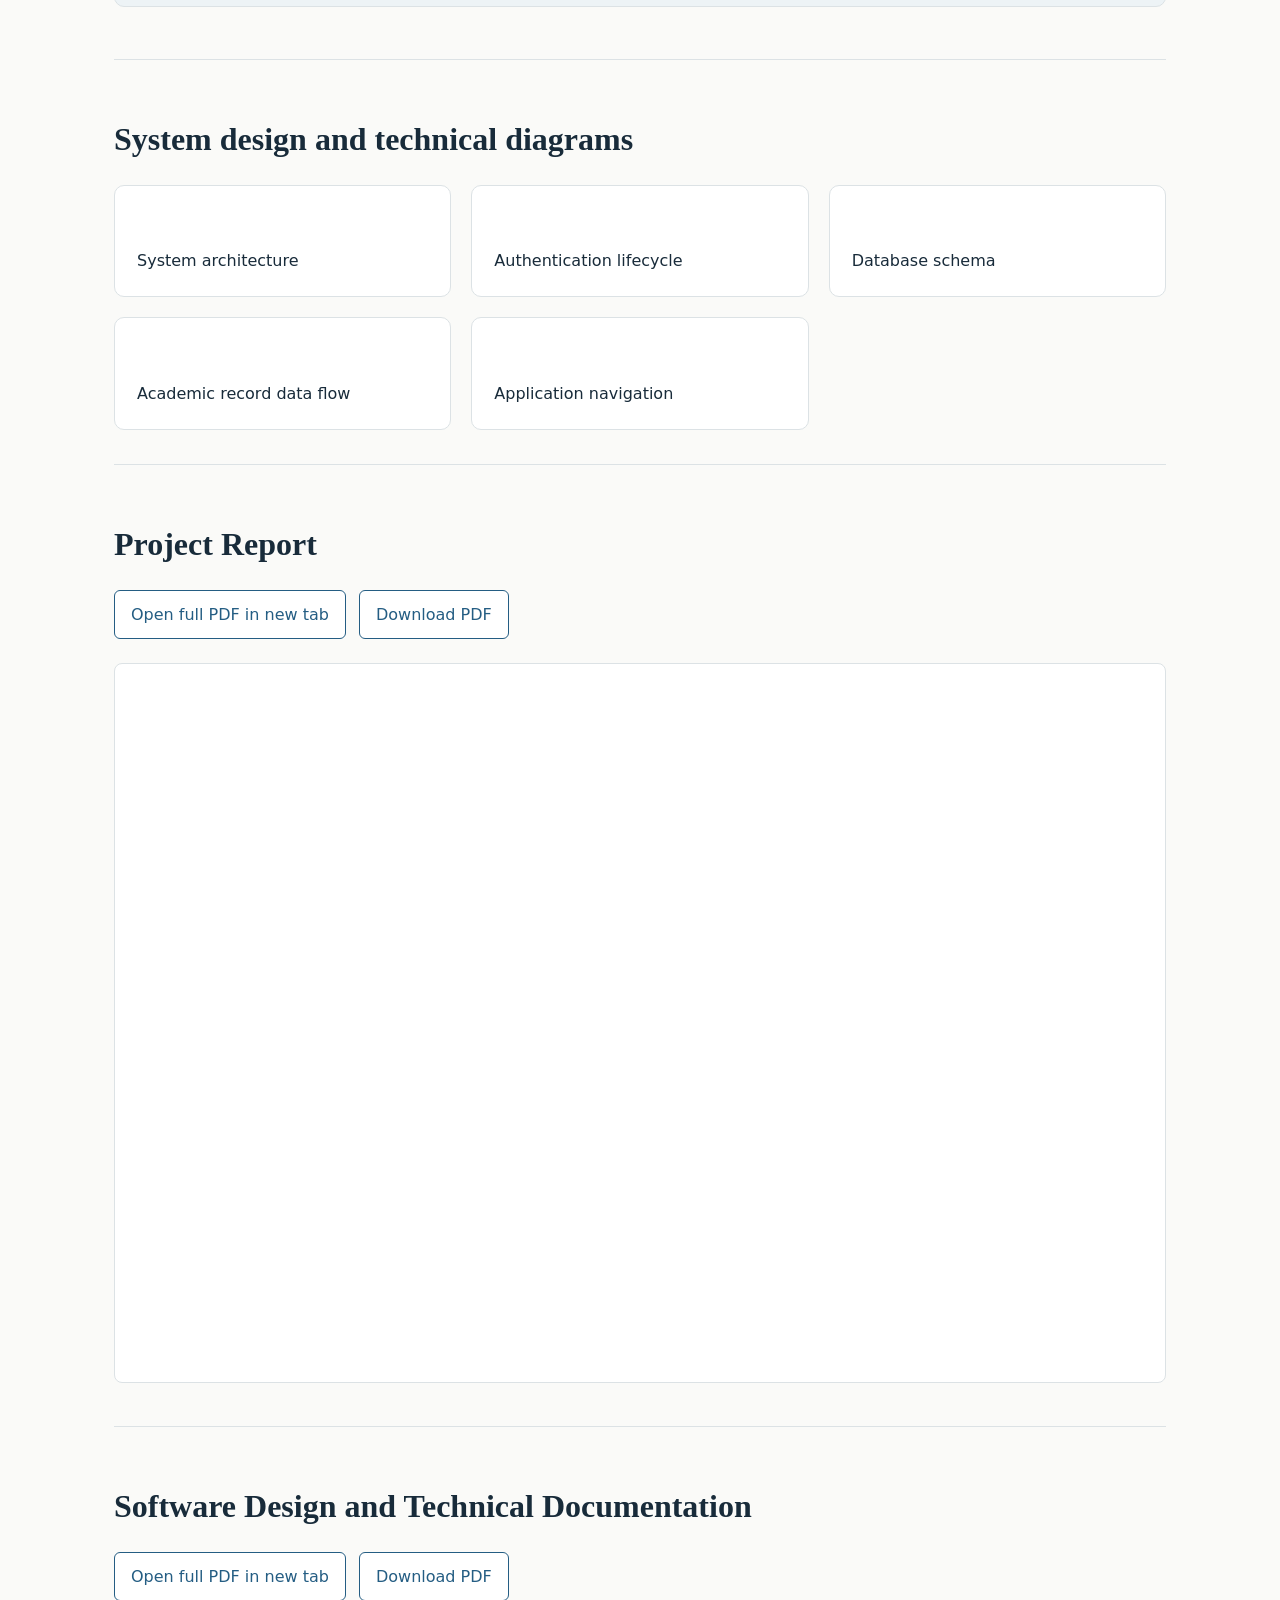
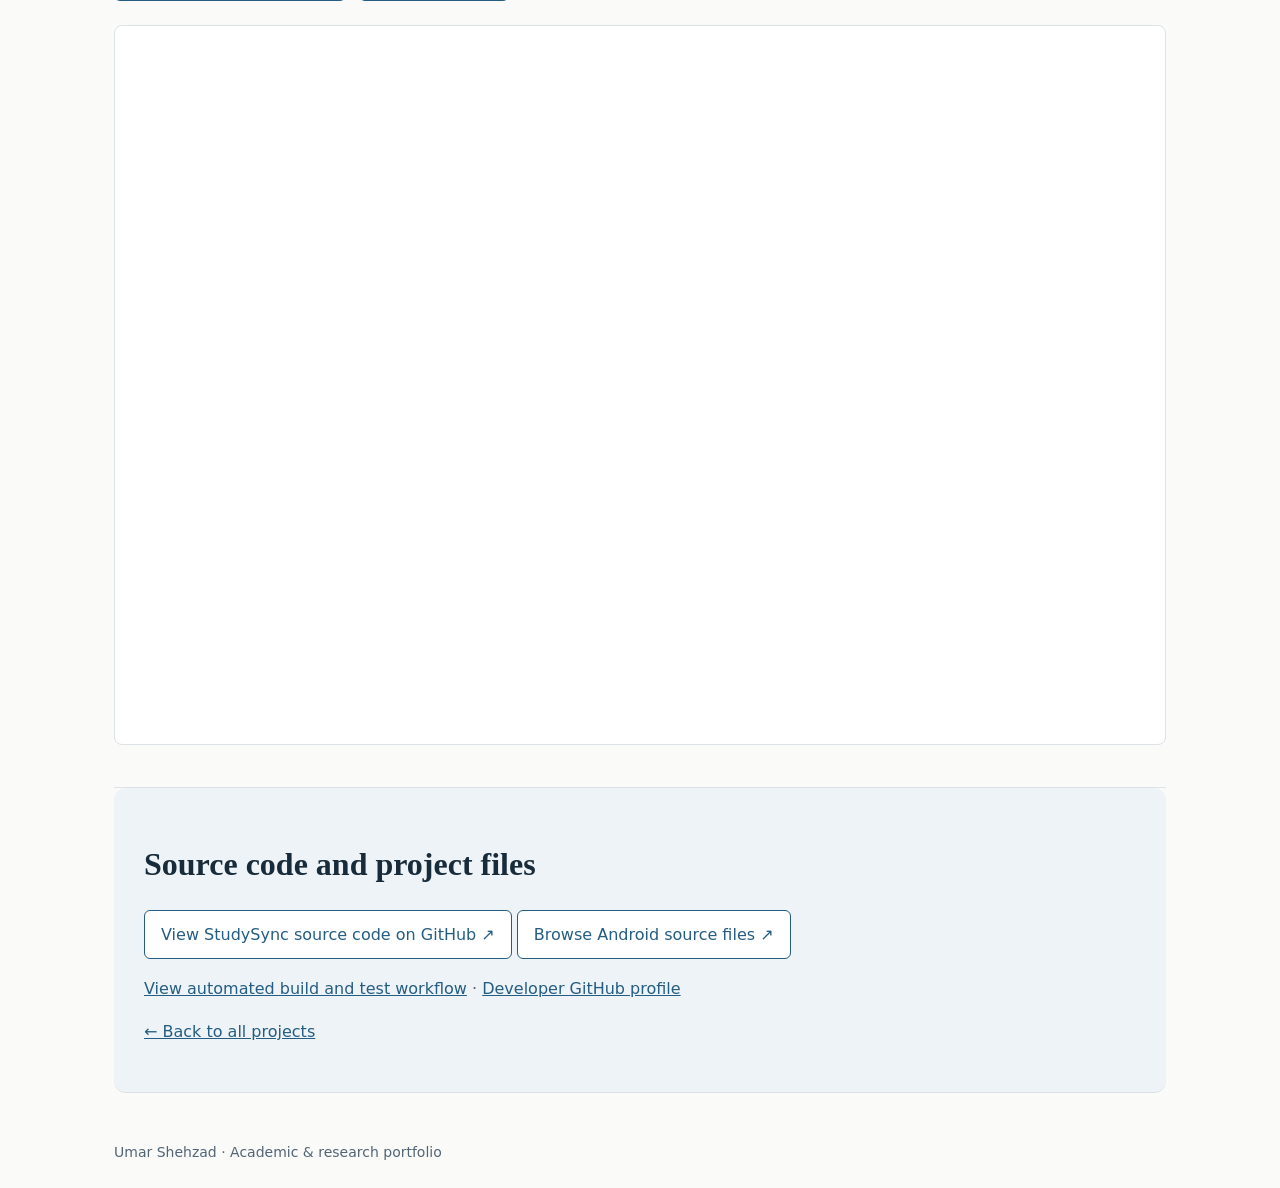
<file: studysync.html>
<!DOCTYPE html>

<html lang="en"><head><meta charset="utf-8"/><meta content="width=device-width,initial-scale=1" name="viewport"/><meta content="StudySync native Android academic management and student productivity system — functional documentation, screenshots, architecture and source code." name="description"/><title>StudySync | Umar Shehzad</title><link href="style.css?v=6.1" rel="stylesheet"/><script defer="" src="script.js"></script></head><body><header><a href="index.html"><strong>Umar Shehzad</strong></a><nav aria-label="Main navigation"><a href="index.html#research">Research</a><a href="index.html#projects">Projects</a><a href="index.html#education">Education</a><a href="index.html#credentials">Credentials</a><a href="index.html#contact">Contact</a></nav><button aria-pressed="false" id="theme">Light / dark</button></header><main><p><a href="index.html#projects">← All projects</a></p><div class="eyebrow">Android software engineering project · Version 19 · 2026</div><h1>StudySync — Intelligent Academic Management and Student Productivity System</h1><figure class="project-hero"><img src="assets/studysync/cover.webp" alt="StudySync application interfaces"/><figcaption>Actual Android application screenshots.</figcaption></figure><section class="report-summary"><h2>Project overview</h2><p>StudySync consolidates academic planning, coursework, attendance, grades and study productivity into a personalised student workspace.</p><h3>Technology stack</h3><div class="tags"><span>Kotlin</span><span>Jetpack Compose</span><span>Material 3</span><span>Room</span><span>SQLite</span><span>Gradle</span><span>Coroutines</span><span>Android SDK</span></div><h3>Implementation and methodology</h3><p>Iterative development combines a ViewModel and repository for core academic records with supplementary SQLite storage. Credit-weighted GPA, attendance calculations and deadline-first study allocation support academic decisions.</p><h3>Key system features</h3><div class="campus-feature-grid"><article class="card campus-feature"><h4>Academic planning</h4><p>Courses, assignments, examinations and weekly schedules.</p></article><article class="card campus-feature"><h4>Academic performance</h4><p>Attendance, absence allowance, GPA and grade projections.</p></article><article class="card campus-feature"><h4>Productivity</h4><p>Focus timer, study history, notes and goals.</p></article><article class="card campus-feature"><h4>Analytics and reporting</h4><p>Academic summaries, charts and shareable PDF reports.</p></article><article class="card campus-feature"><h4>Account management</h4><p>Local account separation and salted password hashes.</p></article><article class="card campus-feature"><h4>Data management</h4><p>Personal records, fictional demonstration data and supplementary JSON backup.</p></article></div><h3>Evaluation and limitations</h3><p>Physical-device screenshots demonstrate the interface. Comprehensive acceptance testing remains unverified; backup covers supplementary records rather than full account recovery.</p></section><section class="report-summary" id="functional-documentation"><h2>Functional documentation — 18 modules</h2><p>StudySync combines academic administration and personal productivity in a native Android workspace. The following functional areas describe the application beyond the interfaces represented in the screenshot gallery.</p><div class="campus-feature-grid"><article class="card campus-feature"><h4>01. Onboarding and authentication</h4><p>Welcome and registration flows introduce the application; returning users can sign in to their local accounts.</p></article><article class="card campus-feature"><h4>02. Student profile and academic workspace</h4><p>Provides a personalised workspace for organising student information and academic records.</p></article><article class="card campus-feature"><h4>03. Dashboard</h4><p>Brings academic progress, upcoming commitments and key performance indicators into one overview.</p></article><article class="card campus-feature"><h4>04. Course management</h4><p>Organises course records and provides the academic context for planning and performance tracking.</p></article><article class="card campus-feature"><h4>05. Timetable and university week</h4><p>Organises recurring academic commitments and weekly schedules.</p></article><article class="card campus-feature"><h4>06. Assignment management</h4><p>Tracks coursework and deadlines to support prioritisation.</p></article><article class="card campus-feature"><h4>07. Examination management</h4><p>Organises examination commitments and preparation deadlines.</p></article><article class="card campus-feature"><h4>08. Attendance management</h4><p>Tracks attendance, absence allowance and attendance risk to support academic decisions.</p></article><article class="card campus-feature"><h4>09. Grades and GPA simulator</h4><p>Calculates credit-weighted GPA and supports grade projections through the simulator.</p></article><article class="card campus-feature"><h4>10. Focus timer and study history</h4><p>Supports timed study sessions and review of recorded study activity.</p></article><article class="card campus-feature"><h4>11. Notes</h4><p>Provides a dedicated space for academic notes.</p></article><article class="card campus-feature"><h4>12. Goals</h4><p>Organises personal academic and productivity objectives.</p></article><article class="card campus-feature"><h4>13. Study planning</h4><p>Uses deadline-first allocation to support prioritisation of study activities.</p></article><article class="card campus-feature"><h4>14. Reminders</h4><p>Provides a dedicated interface for managing academic reminders.</p></article><article class="card campus-feature"><h4>15. Academic analytics</h4><p>Presents academic summaries and charts, including attendance and grade information.</p></article><article class="card campus-feature"><h4>16. Reporting and PDF export</h4><p>Provides academic reports and shareable PDF output.</p></article><article class="card campus-feature"><h4>17. Backup and restore</h4><p>Supports supplementary JSON backup; this is not a full account recovery mechanism.</p></article><article class="card campus-feature"><h4>18. Settings and developer information</h4><p>Provides access to application configuration and developer information.</p></article></div><h3>Academic decision support</h3><p>Credit-weighted GPA, attendance calculations and deadline-first study allocation provide practical decision support. These are calculation and scheduling features, not claims of a trained machine learning model.</p><h3>Architecture and data management</h3><p>The Kotlin and Jetpack Compose presentation layer uses Material 3 components. A ViewModel and repository coordinate core academic records, with Room and SQLite providing local persistence and supplementary SQLite storage supporting additional records. Local accounts use salted password hashes and separate personal records.</p><h3>Development and validation</h3><p>The application was run on a Samsung Galaxy S22 Ultra. The GitHub Actions workflow successfully completed the Android debug build and debug unit-test tasks. This does not establish comprehensive acceptance testing or production readiness.</p></section><section id="application-screenshots"><h2>Application screenshots</h2><p>Actual device captures. Select an image to enlarge it.</p><details class="screenshot-group" open><summary>Welcome and launch (2)</summary><div class="grid gallery v4-gallery"><figure class="card"><a href="assets/studysync/screenshots/Splash.png" target="_blank" rel="noopener"><img src="assets/studysync/screenshots/Splash.png" alt="Splash" loading="lazy" style="aspect-ratio:auto;max-height:650px;object-fit:contain"/></a><figcaption>Splash</figcaption></figure><figure class="card"><a href="assets/studysync/screenshots/Welcome.png" target="_blank" rel="noopener"><img src="assets/studysync/screenshots/Welcome.png" alt="Welcome" loading="lazy" style="aspect-ratio:auto;max-height:650px;object-fit:contain"/></a><figcaption>Welcome</figcaption></figure></div></details><details class="screenshot-group" open><summary>Academic management (11)</summary><div class="grid gallery v4-gallery"><figure class="card"><a href="assets/studysync/screenshots/Planner.png" target="_blank" rel="noopener"><img src="assets/studysync/screenshots/Planner.png" alt="Planner" loading="lazy" style="aspect-ratio:auto;max-height:650px;object-fit:contain"/></a><figcaption>Planner</figcaption></figure><figure class="card"><a href="assets/studysync/screenshots/Academic_Workspace.png" target="_blank" rel="noopener"><img src="assets/studysync/screenshots/Academic_Workspace.png" alt="Academic Workspace" loading="lazy" style="aspect-ratio:auto;max-height:650px;object-fit:contain"/></a><figcaption>Academic Workspace</figcaption></figure><figure class="card"><a href="assets/studysync/screenshots/University_Week.png" target="_blank" rel="noopener"><img src="assets/studysync/screenshots/University_Week.png" alt="University Week" loading="lazy" style="aspect-ratio:auto;max-height:650px;object-fit:contain"/></a><figcaption>University Week</figcaption></figure><figure class="card"><a href="assets/studysync/screenshots/Timetable.png" target="_blank" rel="noopener"><img src="assets/studysync/screenshots/Timetable.png" alt="Timetable" loading="lazy" style="aspect-ratio:auto;max-height:650px;object-fit:contain"/></a><figcaption>Timetable</figcaption></figure><figure class="card"><a href="assets/studysync/screenshots/Examinations.png" target="_blank" rel="noopener"><img src="assets/studysync/screenshots/Examinations.png" alt="Examinations" loading="lazy" style="aspect-ratio:auto;max-height:650px;object-fit:contain"/></a><figcaption>Examinations</figcaption></figure><figure class="card"><a href="assets/studysync/screenshots/Attendance.png" target="_blank" rel="noopener"><img src="assets/studysync/screenshots/Attendance.png" alt="Attendance" loading="lazy" style="aspect-ratio:auto;max-height:650px;object-fit:contain"/></a><figcaption>Attendance</figcaption></figure><figure class="card"><a href="assets/studysync/screenshots/Attendance_Risk.png" target="_blank" rel="noopener"><img src="assets/studysync/screenshots/Attendance_Risk.png" alt="Attendance Risk" loading="lazy" style="aspect-ratio:auto;max-height:650px;object-fit:contain"/></a><figcaption>Attendance Risk</figcaption></figure><figure class="card"><a href="assets/studysync/screenshots/Grades.png" target="_blank" rel="noopener"><img src="assets/studysync/screenshots/Grades.png" alt="Grades" loading="lazy" style="aspect-ratio:auto;max-height:650px;object-fit:contain"/></a><figcaption>Grades</figcaption></figure><figure class="card"><a href="assets/studysync/screenshots/GPA_Simulator.png" target="_blank" rel="noopener"><img src="assets/studysync/screenshots/GPA_Simulator.png" alt="GPA Simulator" loading="lazy" style="aspect-ratio:auto;max-height:650px;object-fit:contain"/></a><figcaption>GPA Simulator</figcaption></figure><figure class="card"><a href="assets/studysync/screenshots/Dashboard.png" target="_blank" rel="noopener"><img src="assets/studysync/screenshots/Dashboard.png" alt="Dashboard" loading="lazy" style="aspect-ratio:auto;max-height:650px;object-fit:contain"/></a><figcaption>Dashboard</figcaption></figure><figure class="card"><a href="assets/studysync/screenshots/University_Week_Entry.png" target="_blank" rel="noopener"><img src="assets/studysync/screenshots/University_Week_Entry.png" alt="University Week Entry" loading="lazy" style="aspect-ratio:auto;max-height:650px;object-fit:contain"/></a><figcaption>University Week Entry</figcaption></figure></div></details><details class="screenshot-group" open><summary>Productivity (6)</summary><div class="grid gallery v4-gallery"><figure class="card"><a href="assets/studysync/screenshots/Focus_Timer.png" target="_blank" rel="noopener"><img src="assets/studysync/screenshots/Focus_Timer.png" alt="Focus Timer" loading="lazy" style="aspect-ratio:auto;max-height:650px;object-fit:contain"/></a><figcaption>Focus Timer</figcaption></figure><figure class="card"><a href="assets/studysync/screenshots/Study_Plan.png" target="_blank" rel="noopener"><img src="assets/studysync/screenshots/Study_Plan.png" alt="Study Plan" loading="lazy" style="aspect-ratio:auto;max-height:650px;object-fit:contain"/></a><figcaption>Study Plan</figcaption></figure><figure class="card"><a href="assets/studysync/screenshots/Reminders.png" target="_blank" rel="noopener"><img src="assets/studysync/screenshots/Reminders.png" alt="Reminders" loading="lazy" style="aspect-ratio:auto;max-height:650px;object-fit:contain"/></a><figcaption>Reminders</figcaption></figure><figure class="card"><a href="assets/studysync/screenshots/Notes.png" target="_blank" rel="noopener"><img src="assets/studysync/screenshots/Notes.png" alt="Notes" loading="lazy" style="aspect-ratio:auto;max-height:650px;object-fit:contain"/></a><figcaption>Notes</figcaption></figure><figure class="card"><a href="assets/studysync/screenshots/Goals.png" target="_blank" rel="noopener"><img src="assets/studysync/screenshots/Goals.png" alt="Goals" loading="lazy" style="aspect-ratio:auto;max-height:650px;object-fit:contain"/></a><figcaption>Goals</figcaption></figure><figure class="card"><a href="assets/studysync/screenshots/Study_History.png" target="_blank" rel="noopener"><img src="assets/studysync/screenshots/Study_History.png" alt="Study History" loading="lazy" style="aspect-ratio:auto;max-height:650px;object-fit:contain"/></a><figcaption>Study History</figcaption></figure></div></details><details class="screenshot-group" open><summary>Analytics and reporting (8)</summary><div class="grid gallery v4-gallery"><figure class="card"><a href="assets/studysync/screenshots/Dashboard_Academic_Progress.png" target="_blank" rel="noopener"><img src="assets/studysync/screenshots/Dashboard_Academic_Progress.png" alt="Dashboard Academic Progress" loading="lazy" style="aspect-ratio:auto;max-height:650px;object-fit:contain"/></a><figcaption>Dashboard Academic Progress</figcaption></figure><figure class="card"><a href="assets/studysync/screenshots/Analytics_Overview.png" target="_blank" rel="noopener"><img src="assets/studysync/screenshots/Analytics_Overview.png" alt="Analytics Overview" loading="lazy" style="aspect-ratio:auto;max-height:650px;object-fit:contain"/></a><figcaption>Analytics Overview</figcaption></figure><figure class="card"><a href="assets/studysync/screenshots/Reports_Overview.png" target="_blank" rel="noopener"><img src="assets/studysync/screenshots/Reports_Overview.png" alt="Reports Overview" loading="lazy" style="aspect-ratio:auto;max-height:650px;object-fit:contain"/></a><figcaption>Reports Overview</figcaption></figure><figure class="card"><a href="assets/studysync/screenshots/Backup_Restore.png" target="_blank" rel="noopener"><img src="assets/studysync/screenshots/Backup_Restore.png" alt="Backup Restore" loading="lazy" style="aspect-ratio:auto;max-height:650px;object-fit:contain"/></a><figcaption>Backup Restore</figcaption></figure><figure class="card"><a href="assets/studysync/screenshots/Analytics_Attendance.png" target="_blank" rel="noopener"><img src="assets/studysync/screenshots/Analytics_Attendance.png" alt="Analytics Attendance" loading="lazy" style="aspect-ratio:auto;max-height:650px;object-fit:contain"/></a><figcaption>Analytics Attendance</figcaption></figure><figure class="card"><a href="assets/studysync/screenshots/Analytics_Grades.png" target="_blank" rel="noopener"><img src="assets/studysync/screenshots/Analytics_Grades.png" alt="Analytics Grades" loading="lazy" style="aspect-ratio:auto;max-height:650px;object-fit:contain"/></a><figcaption>Analytics Grades</figcaption></figure><figure class="card"><a href="assets/studysync/screenshots/Developer_Information.png" target="_blank" rel="noopener"><img src="assets/studysync/screenshots/Developer_Information.png" alt="Developer Information" loading="lazy" style="aspect-ratio:auto;max-height:650px;object-fit:contain"/></a><figcaption>Developer Information</figcaption></figure><figure class="card"><a href="assets/studysync/screenshots/Reports_Export.png" target="_blank" rel="noopener"><img src="assets/studysync/screenshots/Reports_Export.png" alt="Reports Export" loading="lazy" style="aspect-ratio:auto;max-height:650px;object-fit:contain"/></a><figcaption>Reports Export</figcaption></figure></div></details></section><section><h2>System design and technical diagrams</h2><div class="grid gallery campus-gallery"><figure class="card"><a href="assets/studysync/diagram-6.png"><img src="assets/studysync/diagram-6.png" alt="System architecture" loading="lazy"/></a><figcaption>System architecture</figcaption></figure><figure class="card"><a href="assets/studysync/diagram-8.png"><img src="assets/studysync/diagram-8.png" alt="Authentication lifecycle" loading="lazy"/></a><figcaption>Authentication lifecycle</figcaption></figure><figure class="card"><a href="assets/studysync/diagram-9.png"><img src="assets/studysync/diagram-9.png" alt="Database schema" loading="lazy"/></a><figcaption>Database schema</figcaption></figure><figure class="card"><a href="assets/studysync/diagram-12.png"><img src="assets/studysync/diagram-12.png" alt="Academic record data flow" loading="lazy"/></a><figcaption>Academic record data flow</figcaption></figure><figure class="card"><a href="assets/studysync/diagram-13.png"><img src="assets/studysync/diagram-13.png" alt="Application navigation" loading="lazy"/></a><figcaption>Application navigation</figcaption></figure></div></section><section class="full-report"><h2>Project Report</h2><p><a class="button" href="assets/studysync/project-report.pdf" target="_blank" rel="noopener">Open full PDF in new tab</a> <a class="button" download href="assets/studysync/project-report.pdf">Download PDF</a></p><iframe class="report-frame" loading="lazy" src="assets/studysync/project-report.pdf#view=FitH" title="Project Report"></iframe></section><section class="full-report"><h2>Software Design and Technical Documentation</h2><p><a class="button" href="assets/studysync/technical-documentation.pdf" target="_blank" rel="noopener">Open full PDF in new tab</a> <a class="button" download href="assets/studysync/technical-documentation.pdf">Download PDF</a></p><iframe class="report-frame" loading="lazy" src="assets/studysync/technical-documentation.pdf#view=FitH" title="Software Design and Technical Documentation"></iframe></section><section class="featured"><h2>Source code and project files</h2><p><a class="button" href="https://github.com/OmerShehzad/StudySync" target="_blank" rel="noopener">View StudySync source code on GitHub ↗</a> <a class="button" href="https://github.com/OmerShehzad/StudySync/tree/master/app/src" target="_blank" rel="noopener">Browse Android source files ↗</a></p><p><a href="https://github.com/OmerShehzad/StudySync/actions" target="_blank" rel="noopener">View automated build and test workflow</a> · <a href="https://github.com/OmerShehzad" target="_blank" rel="noopener">Developer GitHub profile</a></p><p><a href="index.html#projects">← Back to all projects</a></p></section></main><footer>Umar Shehzad · Academic &amp; research portfolio</footer></body></html>
</file>
<file: style.css>
*{box-sizing:border-box}html{scroll-behavior:smooth}body{margin:0;background:#fafaf8;color:#182b3a;font:16px/1.7 system-ui,sans-serif;--line:#dce2e5;--card:#fff;--accent:#245d83;--muted:#526575;--soft:#edf3f6}body.dark{background:#101820;color:#e7edf4;--line:#344453;--card:#19252f;--accent:#9bd3fa;--muted:#b4c3d1;--soft:#202f3d}a{color:var(--accent)}header,main,footer{max-width:1100px;margin:auto;padding:24px}header{display:flex;align-items:center;justify-content:space-between;gap:16px;flex-wrap:wrap;border-bottom:1px solid var(--line)}nav{display:flex;gap:16px;flex-wrap:wrap}nav a{text-decoration:none}h1,h2{font-family:Georgia,serif;line-height:1.2}h1{font-size:clamp(38px,6vw,64px);margin:12px 0}h2{font-size:32px}h3{line-height:1.35}p{color:var(--muted)}section{padding:34px 0;border-bottom:1px solid var(--line)}.hero{display:grid;grid-template-columns:2fr 1fr;align-items:center;gap:48px;padding:65px 0}.portrait{width:100%;max-width:300px;justify-self:center;border-radius:50%}.eyebrow{letter-spacing:.15em;text-transform:uppercase;font-size:12px;color:var(--accent);font-weight:700}.button,button{display:inline-block;padding:10px 16px;border:1px solid var(--accent);border-radius:6px;background:var(--card);color:var(--accent);text-decoration:none;font:inherit;cursor:pointer}.primary{background:#245d83;color:white}.grid{display:grid;grid-template-columns:repeat(auto-fit,minmax(min(100%,280px),1fr));gap:20px}.card{border:1px solid var(--line);border-radius:10px;background:var(--card);padding:22px}.featured{background:var(--soft);padding:30px;border-radius:12px}.thumb{width:100%;height:180px;object-fit:contain;background:white;border-radius:5px}.tags span{display:inline-block;background:var(--soft);padding:5px 12px;margin:4px;border-radius:4px}.gallery img{width:100%;height:220px;object-fit:contain;background:white}.gallery figure{margin:0}footer{color:var(--muted);font-size:14px}a:focus-visible,button:focus-visible{outline:3px solid #c58a30;outline-offset:4px}@media(max-width:650px){.hero{grid-template-columns:1fr;gap:20px;padding:30px 0}.portrait{max-width:190px;grid-row:1}header,main,footer{padding:18px}}
.project-cover{display:block;height:auto;aspect-ratio:16/9;object-fit:cover;background:#071c2b;border-radius:7px}.cover-note,.project-hero figcaption{display:block;color:var(--muted);font-size:12px;margin:7px 0 14px}.featured .card{display:flow-root}.featured .project-cover{max-width:720px}.project-hero{margin:24px 0 12px;max-width:850px}.project-hero img{display:block;width:100%;height:auto;border-radius:10px}.grid:not(.gallery) .card{display:flex;flex-direction:column}.grid:not(.gallery) .card>a:last-child{margin-top:auto}.grid:not(.gallery) .card h3{margin:10px 0 0}

.report-summary{max-width:850px}.report-frame{width:100%;height:clamp(440px,80vh,1000px);border:1px solid var(--line);border-radius:8px;background:white}.full-report .button{margin:0 8px 8px 0}

/* V5 professional credentials */
.credential-stats{display:grid;grid-template-columns:repeat(3,minmax(0,1fr));gap:12px;margin:20px 0}.credential-stats div{border:1px solid var(--line);background:var(--card);border-radius:8px;padding:16px;color:var(--muted);font-size:14px}.credential-stats strong{display:block;font-size:clamp(19px,3vw,28px);color:var(--accent)}.certificate-thumb{display:block;width:100%;aspect-ratio:4/3;object-fit:contain;background:#fff;border-radius:6px;margin-bottom:16px}.credential-card .credential-meta{font-size:13px;margin:8px 0}.credential-card .button{text-align:center;margin-top:auto}.credential-actions{display:flex;flex-wrap:wrap;gap:8px}.credential-courses{padding-left:32px}.credential-courses li{padding:12px 8px;border-bottom:1px solid var(--line)}.credential-courses li::marker{color:var(--accent);font-weight:700}.certificate-full{display:block;width:100%;max-width:850px;height:auto;border:1px solid var(--line);border-radius:8px;margin:20px 0}.certificate-frame{height:clamp(400px,75vh,850px)}@media(max-width:480px){.credential-stats{grid-template-columns:1fr}.credential-stats div{padding:12px}}

/* V5.1 credential layout fix */
#credentials .grid{grid-template-columns:repeat(3,minmax(0,1fr));align-items:stretch}
#credentials .credential-card{min-width:0;overflow:hidden;display:flex;flex-direction:column}
#credentials .credential-card>a:first-child{display:block;width:100%;min-width:0;overflow:hidden;margin:0 0 16px}
#credentials img.certificate-thumb{display:block;width:100%;max-width:100%;height:auto;aspect-ratio:4/3;object-fit:contain;margin:0;background:#fff}
#credentials .credential-stats{display:grid;grid-template-columns:repeat(3,minmax(0,1fr));gap:12px}
#credentials .credential-stats>div{min-width:0;overflow-wrap:anywhere}
#credentials .credential-card .button{margin-top:auto;text-align:center}
@media(max-width:850px){#credentials .grid{grid-template-columns:repeat(2,minmax(0,1fr))}}
@media(max-width:580px){#credentials .grid,#credentials .credential-stats{grid-template-columns:minmax(0,1fr)}}

/* V6 responsive skill panels */
.skill-groups{display:grid;grid-template-columns:repeat(2,minmax(0,1fr));gap:18px 24px}.campus-gallery img{height:auto;max-height:480px;object-fit:contain}.campus-gallery figcaption{margin-top:12px}.campus-logo{width:64px;height:64px;object-fit:contain}.module-list dt{font-weight:700;color:var(--accent)}.module-list dd{margin:0 0 12px;color:var(--muted)}@media(max-width:650px){.skill-groups{grid-template-columns:1fr}}


/* Portfolio V6.1 */

#projects .software-project-grid {
    grid-template-columns: repeat(3, minmax(0, 1fr));
    align-items: stretch;
}

#projects .software-project-grid .card {
    min-width: 0;
}

#projects .software-project-grid .project-cover {
    width: 100%;
    aspect-ratio: 16 / 9;
    object-fit: cover;
}

.campus-feature-grid {
    display: grid;
    grid-template-columns: repeat(2, minmax(0, 1fr));
    gap: 16px;
    margin: 20px 0 28px;
}

.campus-feature {
    padding: 20px;
    border-left: 3px solid var(--accent);
}

.campus-feature h4 {
    margin: 0 0 8px;
    color: var(--accent);
    font-size: 17px;
}

.campus-feature p {
    margin: 0;
    font-size: 14px;
}

.screenshot-group {
    border: 1px solid var(--line);
    border-radius: 10px;
    background: var(--soft);
    padding: 18px;
    margin: 18px 0;
}

.screenshot-group summary {
    cursor: pointer;
    color: var(--accent);
    font-weight: 700;
    font-size: 17px;
}

.screenshot-group .gallery {
    margin-top: 18px;
}

.v4-gallery {
    grid-template-columns: repeat(2, minmax(0, 1fr));
}

.v4-gallery .card {
    padding: 12px;
    min-width: 0;
}

.v4-gallery img {
    display: block;
    width: 100%;
    height: auto;
    aspect-ratio: 16 / 10;
    object-fit: cover;
    object-position: top;
    border-radius: 6px;
    border: 1px solid var(--line);
}

.v4-gallery figcaption {
    font-size: 14px;
    font-weight: 600;
    color: var(--muted);
}

.v4-gallery a:hover img {
    border-color: var(--accent);
}

@media (max-width: 900px) {
    #projects .software-project-grid {
        grid-template-columns: repeat(2, minmax(0, 1fr));
    }
}

@media (max-width: 650px) {
    #projects .software-project-grid,
    .campus-feature-grid,
    .v4-gallery {
        grid-template-columns: minmax(0, 1fr);
    }
}


/* Portfolio V6.2 */

.career-heading {
    color: var(--accent);
    font-size: 23px;
    margin: 28px 0 18px;
}

.education-grid {
    display: grid;
    grid-template-columns: repeat(2, minmax(0, 1fr));
    gap: 20px;
}

.education-card {
    display: flex;
    flex-direction: column;
    min-width: 0;
    padding: 26px;
}

.education-card h3 {
    font-size: 22px;
    margin: 12px 0;
}

.institution-brand {
    display: flex;
    align-items: center;
    gap: 15px;
    min-height: 65px;
    margin-bottom: 22px;
    color: var(--accent);
    font-weight: 700;
}

.institution-brand img {
    width: 70px;
    height: 65px;
    object-fit: contain;
    background: white;
    padding: 5px;
    border-radius: 6px;
}

.institution-brand img[hidden] {
    display: none;
}

.institution-name {
    color: var(--accent);
    font-weight: 600;
    margin: 4px 0;
}

.career-date {
    font-size: 14px;
    color: var(--muted);
    margin: 5px 0 15px;
}

.grade-grid {
    display: grid;
    grid-template-columns: repeat(2, minmax(0, 1fr));
    gap: 12px;
    margin: 14px 0;
}

.grade-item {
    background: var(--soft);
    border: 1px solid var(--line);
    padding: 16px;
    border-radius: 8px;
}

.grade-item strong {
    display: block;
    font-size: 32px;
    line-height: 1.3;
    color: var(--accent);
}

.grade-item span {
    font-size: 13px;
    color: var(--muted);
}

.qualification-project {
    border-top: 1px solid var(--line);
    padding-top: 16px;
    margin: 18px 0;
}

.qualification-project strong {
    color: var(--accent);
}

.education-card > a:last-child {
    margin-top: auto;
    padding-top: 10px;
    font-weight: 600;
}

.experience-grid {
    display: grid;
    gap: 20px;
}

.experience-card {
    padding: 26px;
}

.experience-header {
    display: flex;
    align-items: flex-start;
    gap: 20px;
}

.experience-header h3 {
    margin: 0 0 8px;
    font-size: 22px;
}

.career-icon {
    flex: 0 0 58px;
    width: 58px;
    height: 58px;
    display: grid;
    place-items: center;
    border-radius: 10px;
    background: var(--soft);
    color: var(--accent);
}

.career-icon svg {
    width: 30px;
    height: 30px;
}

.experience-description {
    border-top: 1px solid var(--line);
    margin-top: 14px;
    padding-top: 8px;
}

.experience-description .tags span {
    font-size: 13px;
}

@media (max-width: 700px) {
    .education-grid {
        grid-template-columns: 1fr;
    }

    .education-card,
    .experience-card {
        padding: 20px;
    }

    .experience-header {
        gap: 12px;
    }

    .career-icon {
        flex-basis: 44px;
        width: 44px;
        height: 44px;
    }

    .experience-header h3 {
        font-size: 19px;
    }
}
</file>
